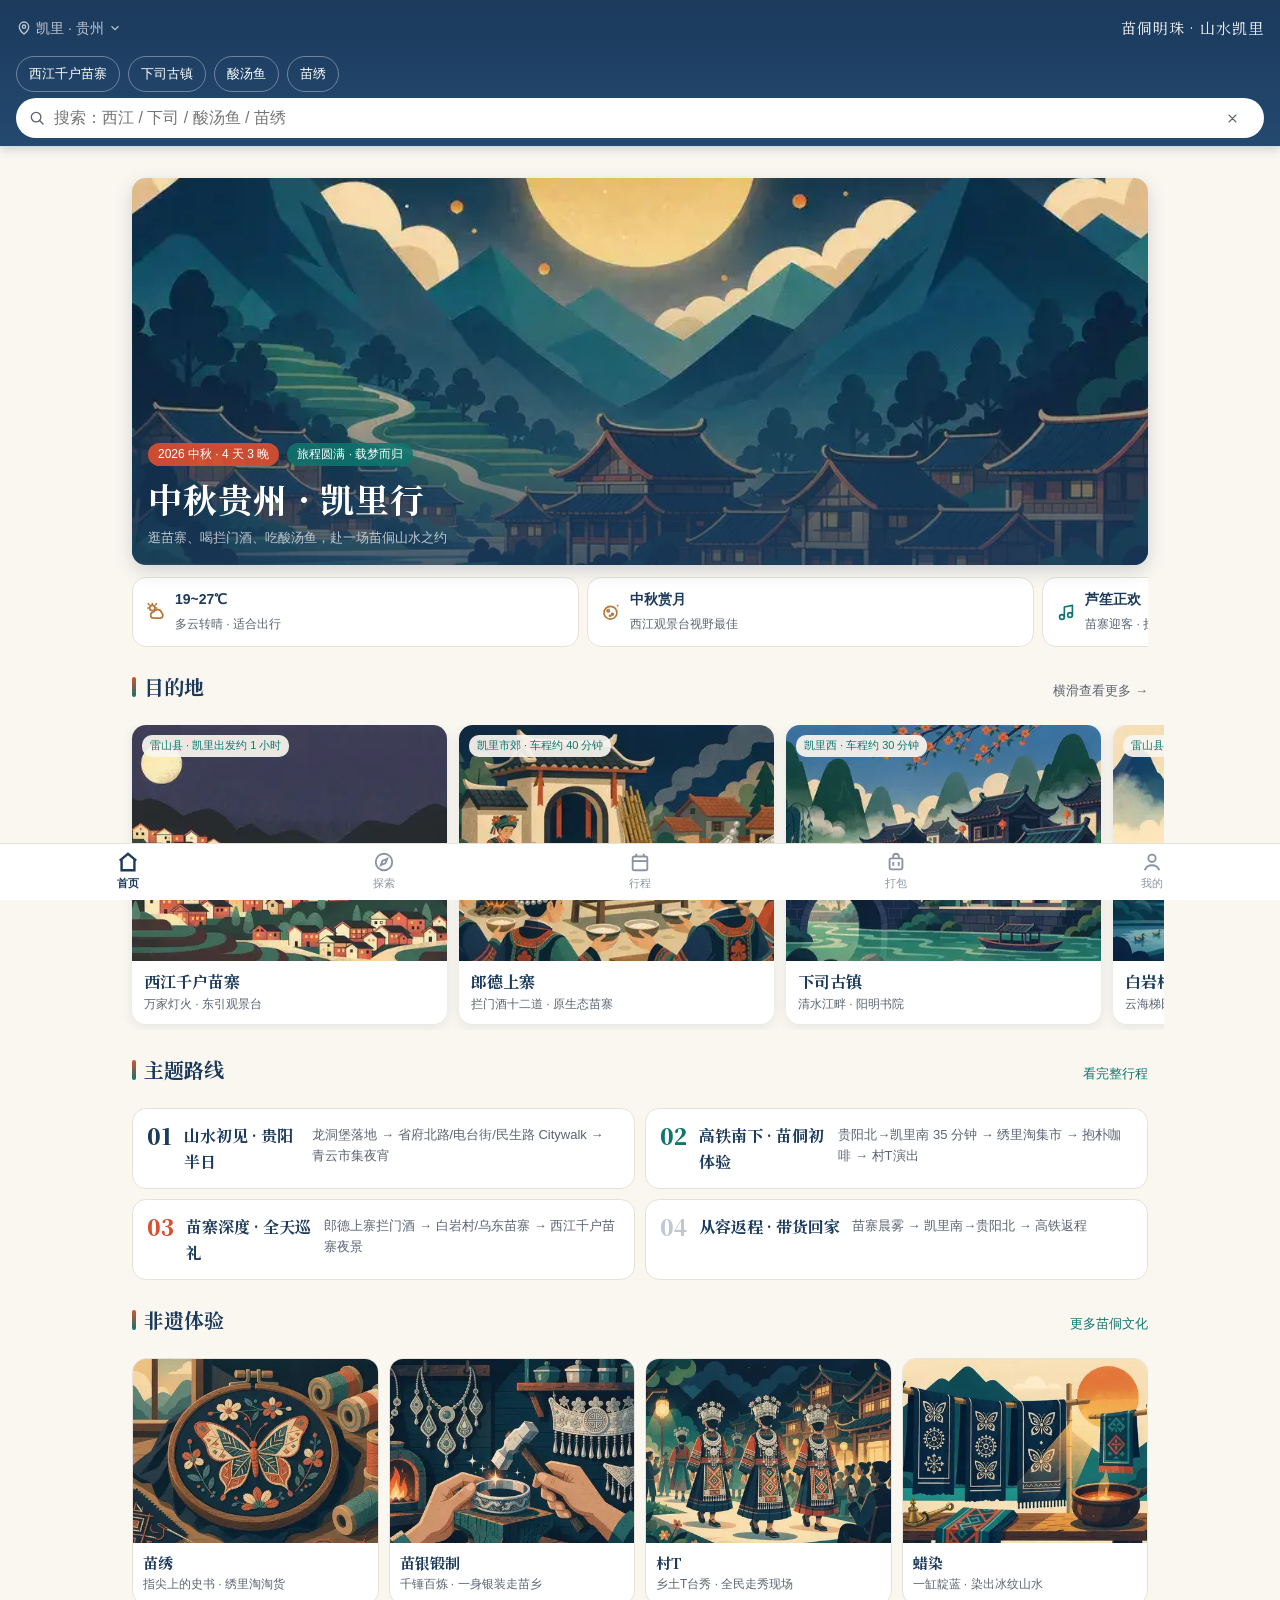
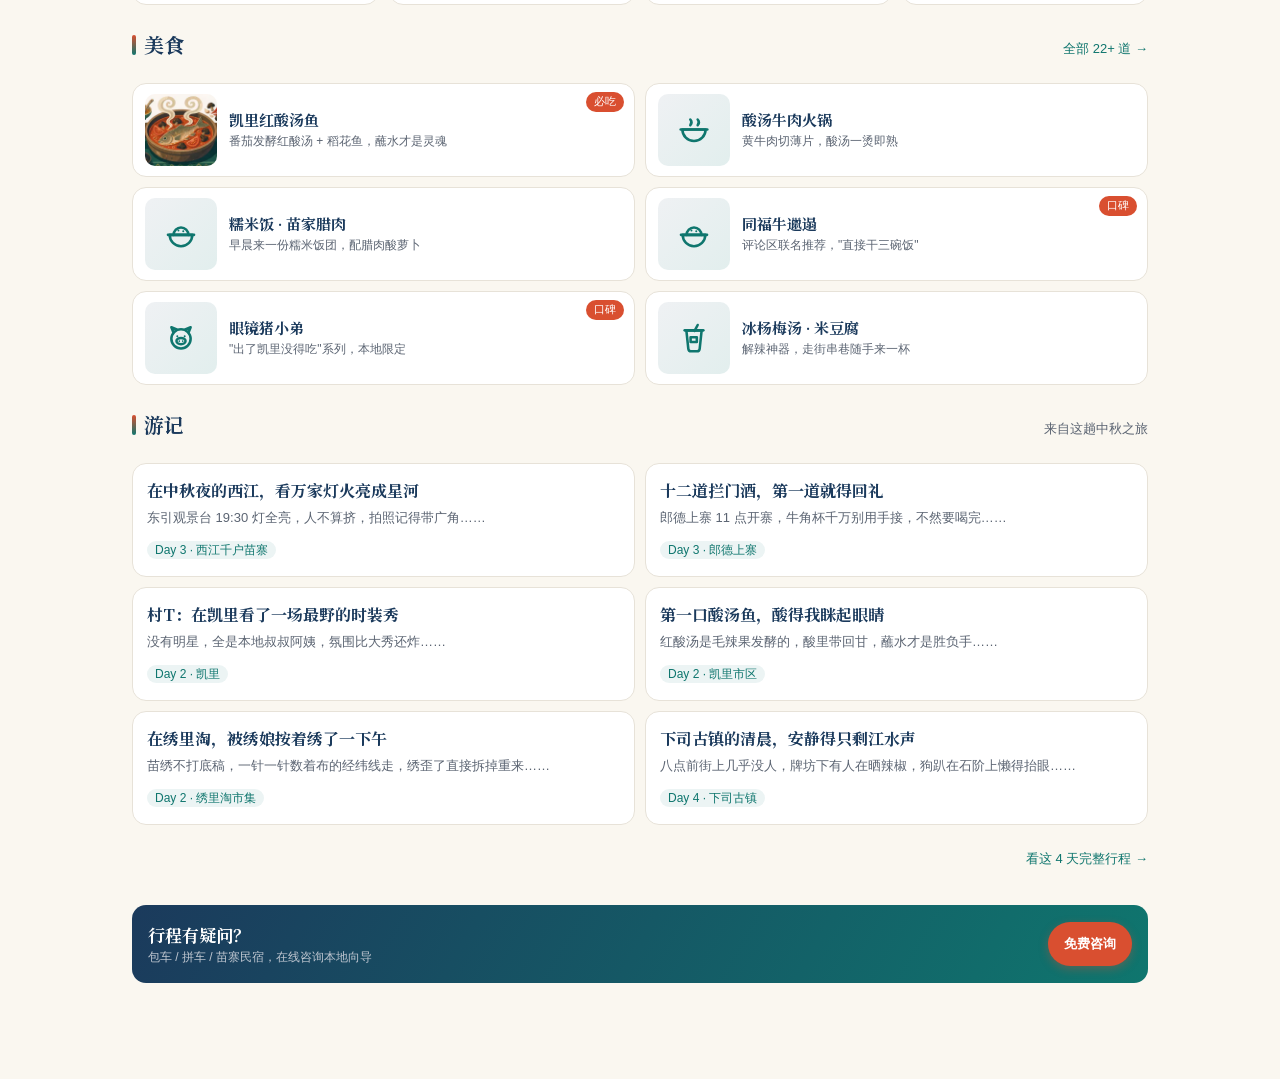
<file: index.html>
<!DOCTYPE html>
<html lang="zh-CN">
<head>
<meta charset="UTF-8">
<meta name="viewport" content="width=device-width, initial-scale=1.0, maximum-scale=1.0, user-scalable=no, viewport-fit=cover">
<meta name="theme-color" content="#1B3A5C">
<meta name="mobile-web-app-capable" content="yes">
<meta name="apple-mobile-web-app-capable" content="yes">
<meta name="apple-mobile-web-app-status-bar-style" content="black-translucent">
<meta name="description" content="中秋贵州·凯里行——苗侗明珠、山水凯里：4 日行程记录与实用攻略，含西江千户苗寨、郎德上寨、下司古镇、酸汤鱼与苗绣非遗体验。">
<title>首页 | 中秋贵州·凯里行</title>
<link rel="manifest" href="manifest.webmanifest">
<link rel="icon" href="assets/icon-192.png">
<link rel="apple-touch-icon" href="assets/icon-192.png">
<!-- 标题字体已自托管为子集（assets/fonts/noto-serif-sc-subset.woff2），不再请求 Google Fonts -->
<!-- shell:critical — 首帧即上主题底色，避免外部样式表到达前出现白闪 -->
<style>html{background:#FAF7F0}</style>
<link rel="preload" as="font" type="font/woff2" href="assets/fonts/noto-serif-sc-subset.woff2" crossorigin>
<link rel="stylesheet" href="css/style.css">
<link rel="preload" as="image" href="assets/img/banner-kaili-800.webp"
      imagesrcset="assets/img/banner-kaili-400.webp 400w, assets/img/banner-kaili-800.webp 800w"
      imagesizes="(max-width:640px) 100vw, 720px" fetchpriority="high">
</head>
<body data-page="home">
<!-- shell:icons — 手绘 SVG 图标雪碧图，改图标请改 tools/build-shell.py 后重跑 -->
<svg class="ic-sprite" aria-hidden="true" focusable="false">
  <symbol id="i-locate" viewBox="0 0 24 24"><path d="M12 21s-6.5-5.4-6.5-10.2A6.5 6.5 0 0 1 18.5 10.8C18.5 15.6 12 21 12 21z"/><circle cx="12" cy="10.6" r="2.4"/></symbol>
  <symbol id="i-heart" viewBox="0 0 24 24"><path d="M20.8 4.8a5.4 5.4 0 0 0-7.6 0L12 6.1l-1.2-1.3a5.4 5.4 0 0 0-7.6 7.6l1.2 1.3L12 21l7.6-7.3 1.2-1.3a5.4 5.4 0 0 0 0-7.6z"/></symbol>
  <symbol id="i-close" viewBox="0 0 24 24"><path d="M6.4 6.4 17.6 17.6M17.6 6.4 6.4 17.6"/></symbol>
  <symbol id="i-search" viewBox="0 0 24 24"><circle cx="10.8" cy="10.8" r="6.4"/><path d="m20 20-4.6-4.6"/></symbol>
  <symbol id="i-chevron" viewBox="0 0 24 24"><path d="m9.5 5 6.5 7-6.5 7"/></symbol>
  <symbol id="i-up" viewBox="0 0 24 24"><path d="M12 19.6V6.6"/><path d="m6.6 12.2 5.4-5.4 5.4 5.4"/></symbol>
  <symbol id="i-check" viewBox="0 0 24 24"><path d="m5 12.6 4.6 4.6L19 6.6"/></symbol>
  <symbol id="i-bulb" viewBox="0 0 24 24"><path d="M9.6 18.4h4.8"/><path d="M10.6 20.8h2.8"/><path d="M12 3.4a5.8 5.8 0 0 1 3.5 10.5c-.7.5-1.1 1.3-1.1 2.1H9.6c0-.8-.4-1.6-1.1-2.1A5.8 5.8 0 0 1 12 3.4z"/></symbol>
  <symbol id="i-download" viewBox="0 0 24 24"><path d="M12 3.8v10.2"/><path d="m8.2 10.4 3.8 3.8 3.8-3.8"/><path d="M4.6 18v1.6a2 2 0 0 0 2 2h10.8a2 2 0 0 0 2-2V18"/></symbol>
  <symbol id="i-install" viewBox="0 0 24 24"><rect x="7" y="3.2" width="10" height="17.6" rx="2.2"/><path d="M10.6 6.4h2.8"/><path d="M12 9.6v5.4"/><path d="m10.1 12.4 1.9 2 1.9-2"/></symbol>
  <symbol id="i-bag" viewBox="0 0 24 24"><rect x="4.2" y="8" width="15.6" height="12" rx="2.2"/><path d="M9 8V6.2a3 3 0 0 1 6 0V8"/><path d="M9 12.4v3.6M15 12.4v3.6"/></symbol>
  <symbol id="i-map" viewBox="0 0 24 24"><path d="M9 4 3.5 6.5v13L9 17l6 2.5L21 17V4l-6 2.5z"/><path d="M9 4v13M15 6.5v13"/></symbol>
  <symbol id="i-trash" viewBox="0 0 24 24"><path d="M4.6 7h14.8"/><path d="M9.6 7V5.4A1.4 1.4 0 0 1 11 4h2a1.4 1.4 0 0 1 1.4 1.4V7"/><path d="M6.7 7l.8 12.1a2 2 0 0 0 2 1.9h5a2 2 0 0 0 2-1.9L17.3 7"/><path d="M10.4 11v6M13.6 11v6"/></symbol>
  <symbol id="i-chat" viewBox="0 0 24 24"><path d="M4 6.6A2.6 2.6 0 0 1 6.6 4h10.8A2.6 2.6 0 0 1 20 6.6V14a2.6 2.6 0 0 1-2.6 2.6H9.4L4 20.4z"/><circle cx="9" cy="10.4" r=".9" fill="currentColor" stroke="none"/><circle cx="12" cy="10.4" r=".9" fill="currentColor" stroke="none"/><circle cx="15" cy="10.4" r=".9" fill="currentColor" stroke="none"/></symbol>
  <symbol id="i-calendar" viewBox="0 0 24 24"><rect x="4" y="5.4" width="16" height="14.2" rx="2.2"/><path d="M4 10h16M8.6 3.4v3.4M15.4 3.4v3.4"/></symbol>
  <symbol id="i-users" viewBox="0 0 24 24"><circle cx="9.4" cy="8.4" r="3.2"/><path d="M3.6 19.6c.8-3.4 3.2-5.2 5.8-5.2s5 1.8 5.8 5.2"/><path d="M16.2 5.6a3.2 3.2 0 0 1 0 6"/><path d="M17.4 14.8c2.2.6 3.6 2.4 4.2 4.8"/></symbol>
  <symbol id="i-note" viewBox="0 0 24 24"><path d="M6 3.6h8.4L19 8.2v12.2H6z"/><path d="M14 3.6v4.8h4.8"/><path d="M9 12.8h6M9 16.2h4"/></symbol>
  <symbol id="i-plane" viewBox="0 0 24 24"><path d="M21.4 3.2 2.8 10.4l6.6 2.4 2.4 6.6z"/><path d="M21.4 3.2 9.4 12.8"/></symbol>
  <symbol id="i-sun" viewBox="0 0 24 24"><circle cx="8" cy="7.6" r="2.9"/><path d="M8 2.8v1.5M3.1 7.6h1.5M11.4 7.6h1.5M4.5 4.1 3.6 3.2M11.5 4.1l.9-.9"/><path d="M17.6 18.6H9.4a3.3 3.3 0 0 1 .2-6.6 4.6 4.6 0 0 1 8.6.8 3.4 3.4 0 0 1-.6 5.8z"/></symbol>
  <symbol id="i-moon" viewBox="0 0 24 24"><circle cx="11.4" cy="12.8" r="7"/><circle cx="9" cy="10.6" r="1.3"/><circle cx="13.6" cy="14.4" r="1"/><circle cx="11" cy="16.2" r=".7"/><path d="M19.4 3.4l.5 1.4 1.4.5-1.4.5-.5 1.4-.5-1.4-1.4-.5 1.4-.5z" fill="currentColor" stroke="none"/></symbol>
  <symbol id="i-music" viewBox="0 0 24 24"><circle cx="7.6" cy="17.4" r="2.6"/><circle cx="16.4" cy="15.2" r="2.6"/><path d="M10.2 17.4V6.6l8.8-1.8v10.4"/></symbol>
  <symbol id="i-bowl" viewBox="0 0 24 24"><path d="M3.8 11.6h16.4a8.2 8.2 0 0 1-16.4 0z"/><path d="M2.6 11.6h18.8"/><path d="M9.4 8.6c1.2-1.4 1.2-2.6 0-4M14.6 8.6c1.2-1.4 1.2-2.6 0-4"/></symbol>
  <symbol id="i-noodle" viewBox="0 0 24 24"><path d="M4.4 12.2h15.2a7.6 7.6 0 0 1-15.2 0z"/><path d="M3.2 12.2h17.6"/><path d="M14.6 3.2 20.8 9.4M17.4 2.6 21.6 6.8"/><path d="M8.8 9.4c2.4-1.6 4.4 1.6 6.8 0"/></symbol>
  <symbol id="i-rice" viewBox="0 0 24 24"><path d="M4 12.6h16a8 8 0 0 1-16 0z"/><path d="M2.8 12.6h18.4"/><path d="M6.8 12.6a5.2 5.2 0 0 1 10.4 0"/><circle cx="10.2" cy="9.6" r=".7" fill="currentColor" stroke="none"/><circle cx="13.6" cy="10" r=".7" fill="currentColor" stroke="none"/></symbol>
  <symbol id="i-fish" viewBox="0 0 24 24"><path d="M15 12c-2.4-3.8-5-5.4-7.6-5.4C4.6 6.6 3 9.2 3 12s1.6 5.4 4.4 5.4c2.6 0 5.2-1.6 7.6-5.4z"/><path d="M15 7.4 20.4 12 15 16.6z"/><circle cx="6.6" cy="10.8" r=".8" fill="currentColor" stroke="none"/></symbol>
  <symbol id="i-meat" viewBox="0 0 24 24"><path d="M5.2 8.2c3.6-3 8.6-3.4 12.2-.8 3 2.2 3.4 6 .8 8.8-2.6 2.8-7.4 3.6-11 1.6-3.6-2-4.6-6.8-2-9.6z"/><path d="M8 10.8c2.8-1.4 5.8-.8 7.6 1.6"/></symbol>
  <symbol id="i-chili" viewBox="0 0 24 24"><path d="M8 19.4c-3-3.8-2.2-9 1.8-11.2 2.6-1.4 5.2-.4 5.8 1.6-3.6 1-5.6 4.2-4.6 7.6.4 1.4-.6 2.6-3 2z"/><path d="M13.4 6.4c1.2-1.6 2.8-1.8 4.2-1-.4 1.4-1.4 2.4-2.8 2.6"/></symbol>
  <symbol id="i-fire" viewBox="0 0 24 24"><path d="M12 20.8c3.3 0 5.8-2.3 5.8-5.4 0-5.6-5.8-6.6-5.8-11.4 0 0-6.2 3.2-6.2 9.6 0 4 3 7.2 6.2 7.2z"/><path d="M12 20.8c1.7 0 3-1.2 3-2.9 0-2.4-2.4-3.4-2.4-5.9 0 0-3 1.7-3 4.7 0 2.3 1.1 4.1 2.4 4.1z"/></symbol>
  <symbol id="i-drumstick" viewBox="0 0 24 24"><path d="M18.4 5.2c1 2.6-.4 5.4-3 7-2.4 1.4-5.2 1.6-7.4.6l2.2-2.2c1.8-1.8 2.4-4.4 1.4-6.4z"/><path d="M8.2 12.6 5.2 15.6"/><circle cx="4.4" cy="17" r="1.8"/><circle cx="7" cy="14.4" r="1.8"/></symbol>
  <symbol id="i-dumpling" viewBox="0 0 24 24"><path d="M3.8 15.6c0-4 3.7-7.2 8.2-7.2s8.2 3.2 8.2 7.2z"/><path d="M3.8 15.6h16.4"/><path d="M7.2 10.8c-.6 1.4-1 3-1 4.8M12 8.8v6.8M16.8 10.8c.6 1.4 1 3 1 4.8"/></symbol>
  <symbol id="i-tofu" viewBox="0 0 24 24"><rect x="4.4" y="6.8" width="15.2" height="11" rx="2"/><path d="M4.4 11.4h15.2M9.8 6.8v11"/></symbol>
  <symbol id="i-veg" viewBox="0 0 24 24"><path d="M6.6 17.8C4 15 4.6 9.6 9.4 6.8c4.8-2.8 10-1.2 11.4 3 1.4 4.4-2.2 9-7 9.8-2.8.4-5.6.2-7.2-1.8z"/><path d="M9.6 17.4C11.6 12.8 14.2 9.4 17.8 7.4"/></symbol>
  <symbol id="i-skewer" viewBox="0 0 24 24"><path d="M9.2 21V4.2"/><circle cx="9.2" cy="7.6" r="2.5"/><circle cx="9.2" cy="12.6" r="2.5"/><circle cx="9.2" cy="17.6" r="2.5"/></symbol>
  <symbol id="i-drink" viewBox="0 0 24 24"><path d="M6.6 6.6h10.8l-1.4 13a2 2 0 0 1-2 1.8h-4a2 2 0 0 1-2-1.8z"/><path d="M5.4 6.6h13.2"/><path d="M14.6 2.8 12.4 7"/><path d="M9.6 11.4h4.4v3.4H9.6z"/></symbol>
  <symbol id="i-pig" viewBox="0 0 24 24"><circle cx="12" cy="12.6" r="6.8"/><path d="M6.6 8 5.2 4.4l3.8 1.6M17.4 8l1.4-3.6-3.8 1.6"/><ellipse cx="12" cy="14.2" rx="3.2" ry="2.2"/><circle cx="10.8" cy="14.2" r=".6" fill="currentColor" stroke="none"/><circle cx="13.2" cy="14.2" r=".6" fill="currentColor" stroke="none"/><circle cx="9.4" cy="10.8" r=".7" fill="currentColor" stroke="none"/><circle cx="14.6" cy="10.8" r=".7" fill="currentColor" stroke="none"/></symbol>
  <symbol id="i-hotel" viewBox="0 0 24 24"><path d="M3.4 20.4V7.6"/><path d="M3.4 14.4h17.2v6"/><path d="M8 11.6a2.4 2.4 0 0 1 2.4-2.4h5.6a2.4 2.4 0 0 1 2.4 2.4v2.8"/></symbol>
  <symbol id="i-craft" viewBox="0 0 24 24"><path d="M12 3.6 20.4 12 12 20.4 3.6 12z"/><path d="M12 8.2 15.8 12 12 15.8 8.2 12z"/></symbol>
  <symbol id="i-silver" viewBox="0 0 24 24"><path d="M4.6 5.6c0 6.4 3.3 10.6 7.4 12.8 4.1-2.2 7.4-6.4 7.4-12.8"/><path d="M4.6 5.6h14.8"/><circle cx="12" cy="19.4" r="1.5"/></symbol>
  <symbol id="i-wine" viewBox="0 0 24 24"><path d="M7 6.8h10l-1.2 11.2a2.4 2.4 0 0 1-2.4 2.2h-2.8a2.4 2.4 0 0 1-2.4-2.2z"/><path d="M7 6.8c0-2 2.2-3.4 5-3.4s5 1.4 5 3.4"/><path d="M8.2 11.6h7.6"/></symbol>
  <symbol id="i-stage" viewBox="0 0 24 24"><path d="M3.6 20.4V6.4M20.4 20.4V6.4"/><path d="M3.6 6.4h16.8"/><path d="M6 6.4c0 5.4 2 9.2 6 9.6 4-.4 6-4.2 6-9.6"/></symbol>
  <symbol id="i-house" viewBox="0 0 24 24"><path d="M3.6 10.6 12 4.2l8.4 6.4"/><path d="M6.2 9.4v5.2h11.6V9.4"/><path d="M8.6 14.6v5.8M15.4 14.6v5.8"/><path d="M6.4 20.4h11.2"/></symbol>
  <symbol id="i-compass" viewBox="0 0 24 24"><circle cx="12" cy="12" r="8.4"/><path d="m15.2 8.8-2.2 5.6-5.6 2.2 2.2-5.6z"/></symbol>
  <symbol id="i-card" viewBox="0 0 24 24"><rect x="3.4" y="5.4" width="17.2" height="13.2" rx="2.2"/><circle cx="8.8" cy="11" r="1.9"/><path d="M14.2 10.2h3.6M14.2 13.4h2.4"/><path d="M6.2 15.6c1.2-1 2.6-1.4 4-1.2"/></symbol>
  <symbol id="i-plug" viewBox="0 0 24 24"><path d="M9 3.6v5M15 3.6v5"/><path d="M7 8.6h10v2.8a5 5 0 0 1-10 0z"/><path d="M12 16.4v4"/></symbol>
  <symbol id="i-coat" viewBox="0 0 24 24"><path d="M9.2 3.8 5 6 3.6 10.8 6.2 12.4v8h11.6v-8l2.6-1.6-1.4-4.8-4.2-2.2"/><path d="M9.2 3.8c0 1.6 1.3 2.8 2.8 2.8s2.8-1.2 2.8-2.8"/></symbol>
  <symbol id="i-bottle" viewBox="0 0 24 24"><rect x="8.4" y="8.8" width="7.2" height="11.6" rx="2"/><path d="M10.4 8.8V5.6h3.2v3.2"/><rect x="9.6" y="2.6" width="4.8" height="3" rx="1"/></symbol>
  <symbol id="i-pill" viewBox="0 0 24 24"><g transform="rotate(-45 12 12)"><rect x="3.4" y="8.8" width="17.2" height="6.4" rx="3.2"/><path d="M12 8.8v6.4"/></g></symbol>
  <symbol id="i-backpack" viewBox="0 0 24 24"><path d="M5.6 9.4a6.4 6.4 0 0 1 12.8 0v9.2a2.4 2.4 0 0 1-2.4 2.4H8a2.4 2.4 0 0 1-2.4-2.4z"/><path d="M9 9.4V6.8a3 3 0 0 1 6 0v2.6"/><path d="M9.6 13.2h4.8v3.6H9.6z"/></symbol>
  <symbol id="i-ban" viewBox="0 0 24 24"><circle cx="12" cy="12" r="8.4"/><path d="M6.4 17.6 17.6 6.4"/></symbol>
  <symbol id="i-bell" viewBox="0 0 24 24"><path d="M6.4 17.4c1-1.2 1.4-2.6 1.4-4.2C7.8 9.4 9.6 7 12 7s4.2 2.4 4.2 6.2c0 1.6.4 3 1.4 4.2z"/><path d="M4.6 17.4h14.8"/><path d="M10.2 20.4a2.1 2.1 0 0 0 3.6 0"/></symbol>
</svg>
<!-- /shell:icons -->

<!-- shell:topbar — 由 tools/build-shell.py 生成，改壳请改脚本后重跑 -->
<header class="topbar has-chips has-search">
  <div class="topbar-row">
    <button class="loc-btn" id="locBtn" aria-label="定位">
      <svg viewBox="0 0 24 24" width="16" height="16" fill="none" stroke="currentColor" stroke-width="2"><path d="M12 21s-7-5.5-7-11a7 7 0 1 1 14 0c0 5.5-7 11-7 11z"/><circle cx="12" cy="10" r="2.5"/></svg>
      <span id="locText">凯里 · 贵州</span>
      <svg viewBox="0 0 24 24" width="14" height="14" fill="none" stroke="currentColor" stroke-width="2"><path d="m6 9 6 6 6-6"/></svg>
    </button>
    <span class="topbar-title">苗侗明珠 · 山水凯里</span>
  </div>

  <div class="hot-chips" id="hotChips">
    <a class="chip-link" href="index.html?kw=西江" data-kw="西江">西江千户苗寨</a>
    <a class="chip-link" href="index.html?kw=下司" data-kw="下司">下司古镇</a>
    <a class="chip-link" href="explore.html?kw=酸汤鱼" data-kw="酸汤鱼">酸汤鱼</a>
    <a class="chip-link" href="explore.html?kw=苗绣" data-kw="苗绣">苗绣</a>
  </div>
  <div class="search-wrap">
    <svg class="ic search-ico" aria-hidden="true"><use href="#i-search"/></svg>
    <input id="searchInput" type="search" placeholder="搜索：西江 / 下司 / 酸汤鱼 / 苗绣" autocomplete="off" aria-label="搜索目的地、美食、非遗">
    <button class="search-clear" id="searchClear" hidden aria-label="清空搜索"><svg class="ic" aria-hidden="true"><use href="#i-close"/></svg></button>
  </div>
</header>
<!-- /shell:topbar -->

<!-- shell:tabbar — 由 tools/build-shell.py 生成，改壳请改脚本后重跑 -->
<nav class="tabbar" aria-label="主导航">
  <a class="tab active" href="index.html" aria-label="首页" aria-current="page">
    <svg viewBox="0 0 24 24" fill="none" stroke="currentColor" stroke-width="2"><path d="M3 10.5 12 3l9 7.5"/><path d="M5 9.5V21h14V9.5"/></svg>
    <span>首页</span>
  </a>
  <a class="tab" href="explore.html" aria-label="探索">
    <svg viewBox="0 0 24 24" fill="none" stroke="currentColor" stroke-width="2"><circle cx="12" cy="12" r="9"/><path d="m15.5 8.5-2 5-5 2 2-5z"/></svg>
    <span>探索</span>
  </a>
  <a class="tab" href="trip.html" aria-label="行程">
    <svg viewBox="0 0 24 24" fill="none" stroke="currentColor" stroke-width="2"><path d="M8 3v3M16 3v3"/><rect x="4" y="6" width="16" height="15" rx="2"/><path d="M4 11h16"/></svg>
    <span>行程</span>
  </a>
  <a class="tab" href="pack.html" aria-label="打包">
    <svg viewBox="0 0 24 24" fill="none" stroke="currentColor" stroke-width="2"><rect x="5" y="8" width="14" height="12" rx="2"/><path d="M9 8V6a3 3 0 0 1 6 0v2M9 12v4M15 12v4"/></svg>
    <span>打包</span>
  </a>
  <a class="tab" href="me.html" aria-label="我的">
    <svg viewBox="0 0 24 24" fill="none" stroke="currentColor" stroke-width="2"><circle cx="12" cy="8" r="4"/><path d="M4 21c1.5-4 5-5.5 8-5.5s6.5 1.5 8 5.5"/></svg>
    <span>我的</span>
  </a>
</nav>
<!-- /shell:tabbar -->


<main id="app">
<section class="view" data-view="home">

  <!-- Banner -->
  <div class="banner">
    <img src="assets/img/banner-kaili-800.webp"
         srcset="assets/img/banner-kaili-400.webp 400w, assets/img/banner-kaili-800.webp 800w"
         sizes="(max-width:640px) 100vw, 720px"
         width="800" height="600" fetchpriority="high" decoding="async"
         alt="山水凯里 Banner：苗绣纹样与层叠山影">
    <div class="banner-text">
      <p class="banner-meta"><span class="banner-tag">2026 中秋 · 4 天 3 晚</span><span class="cd-chip" id="cdText">中秋倒计时</span></p>
      <h1>中秋贵州 · 凯里行</h1>
      <p class="banner-sub">逛苗寨、喝拦门酒、吃酸汤鱼，赴一场苗侗山水之约</p>
    </div>
  </div>

  <!-- 天气 + 节庆条 -->
  <div class="wx-fest" aria-label="天气与节庆信息">
    <div class="wx-item">
      <svg class="ic wx-ic" aria-hidden="true"><use href="#i-sun"/></svg>
      <div><b>19~27℃</b><i>多云转晴 · 适合出行</i></div>
    </div>
    <div class="wx-item">
      <svg class="ic wx-ic" aria-hidden="true"><use href="#i-moon"/></svg>
      <div><b>中秋赏月</b><i>西江观景台视野最佳</i></div>
    </div>
    <div class="wx-item">
      <svg class="ic wx-ic teal" aria-hidden="true"><use href="#i-music"/></svg>
      <div><b>芦笙正欢</b><i>苗寨迎客 · 拦门酒开坛</i></div>
    </div>
  </div>

  <!-- 目的地横滑卡片 -->
  <div class="sec-head">
    <h2>目的地</h2><span class="sec-sub">横滑查看更多 →</span>
  </div>
  <div class="hscroll" data-hscroll>
    <a class="dest-card" href="#/xijiang" data-detail="xijiang" data-keywords="西江千户苗寨 雷山 观景台 苗寨">
      <img src="assets/img/xijiang-400.webp" srcset="assets/img/xijiang-400.webp 400w, assets/img/xijiang-800.webp 800w" sizes="(max-width:640px) 62vw, 300px" loading="lazy" decoding="async" width="400" height="300" alt="西江千户苗寨夜景">
      <span class="dest-badge">雷山县 · 凯里出发约 1 小时</span>
      <h3>西江千户苗寨</h3><p>万家灯火 · 东引观景台</p>
    </a>
    <a class="dest-card" href="#/langde" data-detail="langde" data-keywords="郎德上寨 拦门酒 苗寨 奥运圣火">
      <img src="assets/img/langde-400.webp" srcset="assets/img/langde-400.webp 400w, assets/img/langde-800.webp 800w" sizes="(max-width:640px) 62vw, 300px" loading="lazy" decoding="async" width="400" height="300" alt="郎德上寨拦门酒">
      <span class="dest-badge">凯里市郊 · 车程约 40 分钟</span>
      <h3>郎德上寨</h3><p>拦门酒十二道 · 原生态苗寨</p>
    </a>
    <a class="dest-card" href="#/xiasi" data-detail="xiasi" data-keywords="下司古镇 清江 牌坊 犬">
      <img src="assets/img/xiasi-400.webp" srcset="assets/img/xiasi-400.webp 400w, assets/img/xiasi-800.webp 800w" sizes="(max-width:640px) 62vw, 300px" loading="lazy" decoding="async" width="400" height="300" alt="下司古镇">
      <span class="dest-badge">凯里西 · 车程约 30 分钟</span>
      <h3>下司古镇</h3><p>清水江畔 · 阳明书院</p>
    </a>
    <a class="dest-card" href="#/wudong" data-detail="wudong" data-keywords="乌东苗寨 白岩村 云海 徒步">
      <img src="assets/img/wudong-400.webp" srcset="assets/img/wudong-400.webp 400w, assets/img/wudong-800.webp 800w" sizes="(max-width:640px) 62vw, 300px" loading="lazy" decoding="async" width="400" height="300" alt="乌东苗寨与白岩村">
      <span class="dest-badge">雷山县 · 小众秘境</span>
      <h3>白岩村 · 乌东苗寨</h3><p>云海梯田 · 静谧村落</p>
    </a>
    <a class="dest-card" href="#/qingyun" data-detail="qingyun" data-keywords="青云市集 贵阳 夜市 小吃">
      <img src="assets/img/qingyun-400.webp" srcset="assets/img/qingyun-400.webp 400w, assets/img/qingyun-800.webp 800w" sizes="(max-width:640px) 62vw, 300px" loading="lazy" decoding="async" width="400" height="300" alt="贵阳青云市集">
      <span class="dest-badge">贵阳 · 夜生活地标</span>
      <h3>青云市集</h3><p>老厂区改造 · 烟火气拉满</p>
    </a>
  </div>

  <!-- 主题路线 -->
  <div class="sec-head"><h2>主题路线</h2><a class="sec-link" href="trip.html" data-goto="trip">看完整行程</a></div>
  <div class="route-grid">
    <button class="route-card" data-goto="trip">
      <span class="route-num r1">01</span>
      <h3>山水初见 · 贵阳半日</h3>
      <p>龙洞堡落地 → 省府北路/电台街/民生路 Citywalk → 青云市集夜宵</p>
    </button>
    <button class="route-card" data-goto="trip">
      <span class="route-num r2">02</span>
      <h3>高铁南下 · 苗侗初体验</h3>
      <p>贵阳北→凯里南 35 分钟 → 绣里淘集市 → 抱朴咖啡 → 村T演出</p>
    </button>
    <button class="route-card" data-goto="trip">
      <span class="route-num r3">03</span>
      <h3>苗寨深度 · 全天巡礼</h3>
      <p>郎德上寨拦门酒 → 白岩村/乌东苗寨 → 西江千户苗寨夜景</p>
    </button>
    <button class="route-card" data-goto="trip">
      <span class="route-num r4">04</span>
      <h3>从容返程 · 带货回家</h3>
      <p>苗寨晨雾 → 凯里南→贵阳北 → 高铁返程</p>
    </button>
  </div>

  <!-- 非遗体验 -->
  <div class="sec-head"><h2>非遗体验</h2><a class="sec-link" href="explore.html#culture">更多苗侗文化</a></div>
  <div class="craft-grid">
    <a class="craft-card" href="#/miaoxiu" data-detail="miaoxiu" data-keywords="苗绣 绣里淘 非遗 刺绣">
      <img src="assets/img/craft-miaoxiu-400.webp" srcset="assets/img/craft-miaoxiu-400.webp 400w, assets/img/craft-miaoxiu-800.webp 800w" sizes="(max-width:640px) 45vw, 220px" loading="lazy" decoding="async" width="400" height="300" alt="苗绣">
      <h3>苗绣</h3><p>指尖上的史书 · 绣里淘淘货</p>
    </a>
    <a class="craft-card" href="#/yinshi" data-detail="yinshi" data-keywords="银饰 银匠 控拜 苗银">
      <img src="assets/img/craft-yinshi-400.webp" srcset="assets/img/craft-yinshi-400.webp 400w, assets/img/craft-yinshi-800.webp 800w" sizes="(max-width:640px) 45vw, 220px" loading="lazy" decoding="async" width="400" height="300" alt="苗族银饰">
      <h3>苗银锻制</h3><p>千锤百炼 · 一身银装走苗乡</p>
    </a>
    <a class="craft-card" href="#/cunt" data-detail="cunt" data-keywords="村T 侗族 服饰 T台">
      <img src="assets/img/village-cunt-400.webp" srcset="assets/img/village-cunt-400.webp 400w, assets/img/village-cunt-800.webp 800w" sizes="(max-width:640px) 45vw, 220px" loading="lazy" decoding="async" width="400" height="300" alt="村T演出">
      <h3>村T</h3><p>乡土T台秀 · 全民走秀现场</p>
    </a>
    <a class="craft-card" href="#/ran" data-detail="ran" data-keywords="蜡染 蓝染 靛蓝 手作">
      <img src="assets/img/craft-ran-400.webp" srcset="assets/img/craft-ran-400.webp 400w, assets/img/craft-ran-800.webp 800w" sizes="(max-width:640px) 45vw, 220px" loading="lazy" decoding="async" width="400" height="300" alt="蜡染蓝布">
      <h3>蜡染</h3><p>一缸靛蓝 · 染出冰纹山水</p>
    </a>
  </div>

  <!-- 美食 -->
  <div class="sec-head"><h2>美食</h2><a class="sec-link" href="food.html" data-goto="food">全部 22+ 道 →</a></div>
  <div class="food-list">
    <a class="food-item" href="#/suantang" data-detail="suantang" data-keywords="酸汤鱼 酸汤 牛肉 美食">
      <img src="assets/img/food-suantang-400.webp" srcset="assets/img/food-suantang-400.webp 400w, assets/img/food-suantang-800.webp 800w" sizes="72px" loading="lazy" decoding="async" width="400" height="300" alt="凯里酸汤鱼">
      <div><h3>凯里红酸汤鱼</h3><p>番茄发酵红酸汤 + 稻花鱼，蘸水才是灵魂</p></div>
      <span class="food-tag">必吃</span>
    </a>
    <div class="food-item" data-detail="f-baisuan">
      <span class="food-ic"><svg class="ic" aria-hidden="true"><use href="#i-bowl"/></svg></span>
      <div><h3>酸汤牛肉火锅</h3><p>黄牛肉切薄片，酸汤一烫即熟</p></div>
    </div>
    <div class="food-item" data-detail="f-nuomi">
      <span class="food-ic"><svg class="ic" aria-hidden="true"><use href="#i-rice"/></svg></span>
      <div><h3>糯米饭 · 苗家腊肉</h3><p>早晨来一份糯米饭团，配腊肉酸萝卜</p></div>
    </div>
    <div class="food-item" data-detail="f-tongfu" data-keywords="同福 牛邋遢">
      <span class="food-ic"><svg class="ic" aria-hidden="true"><use href="#i-rice"/></svg></span>
      <div><h3>同福牛邋遢</h3><p>评论区联名推荐，"直接干三碗饭"</p></div>
      <span class="food-tag">口碑</span>
    </div>
    <div class="food-item" data-detail="f-zhuxiaodi" data-keywords="眼镜 猪小弟">
      <span class="food-ic"><svg class="ic" aria-hidden="true"><use href="#i-pig"/></svg></span>
      <div><h3>眼镜猪小弟</h3><p>"出了凯里没得吃"系列，本地限定</p></div>
      <span class="food-tag">口碑</span>
    </div>
    <div class="food-item" data-detail="f-bing">
      <span class="food-ic"><svg class="ic" aria-hidden="true"><use href="#i-drink"/></svg></span>
      <div><h3>冰杨梅汤 · 米豆腐</h3><p>解辣神器，走街串巷随手来一杯</p></div>
    </div>
  </div>

  <!-- 游记 -->
  <div class="sec-head"><h2>游记</h2><span class="sec-sub">来自这趟中秋之旅</span></div>
  <div class="note-list">
    <article class="note-card" data-detail="n-xijiang-night">
      <h3>在中秋夜的西江，看万家灯火亮成星河</h3>
      <p>东引观景台 19:30 灯全亮，人不算挤，拍照记得带广角……</p>
      <span class="note-meta">Day 3 · 西江千户苗寨</span>
    </article>
    <article class="note-card" data-detail="n-lanmen">
      <h3>十二道拦门酒，第一道就得回礼</h3>
      <p>郎德上寨 11 点开寨，牛角杯千万别用手接，不然要喝完……</p>
      <span class="note-meta">Day 3 · 郎德上寨</span>
    </article>
    <article class="note-card" data-detail="n-cunt">
      <h3>村T：在凯里看了一场最野的时装秀</h3>
      <p>没有明星，全是本地叔叔阿姨，氛围比大秀还炸……</p>
      <span class="note-meta">Day 2 · 凯里</span>
    </article>
    <article class="note-card" data-detail="n-suantang">
      <h3>第一口酸汤鱼，酸得我眯起眼睛</h3>
      <p>红酸汤是毛辣果发酵的，酸里带回甘，蘸水才是胜负手……</p>
      <span class="note-meta">Day 2 · 凯里市区</span>
    </article>
    <article class="note-card" data-detail="n-xiulitao">
      <h3>在绣里淘，被绣娘按着绣了一下午</h3>
      <p>苗绣不打底稿，一针一针数着布的经纬线走，绣歪了直接拆掉重来……</p>
      <span class="note-meta">Day 2 · 绣里淘市集</span>
    </article>
    <article class="note-card" data-detail="n-xiasi">
      <h3>下司古镇的清晨，安静得只剩江水声</h3>
      <p>八点前街上几乎没人，牌坊下有人在晒辣椒，狗趴在石阶上懒得抬眼……</p>
      <span class="note-meta">Day 4 · 下司古镇</span>
    </article>
  </div>
  <p class="sec-more"><a class="sec-link" href="trip.html" data-goto="trip">看这 4 天完整行程 →</a></p>

  <!-- 底部咨询 -->
  <div class="consult">
    <div>
      <h3>行程有疑问？</h3>
      <p>包车 / 拼车 / 苗寨民宿，在线咨询本地向导</p>
    </div>
    <button class="btn-cta" data-consult>免费咨询</button>
  </div>
</section>
</main>

<script src="js/data.js" defer></script>
<script src="js/layout.js" defer></script>
<script src="js/app.js" defer></script>
</body>
</html>
</file>
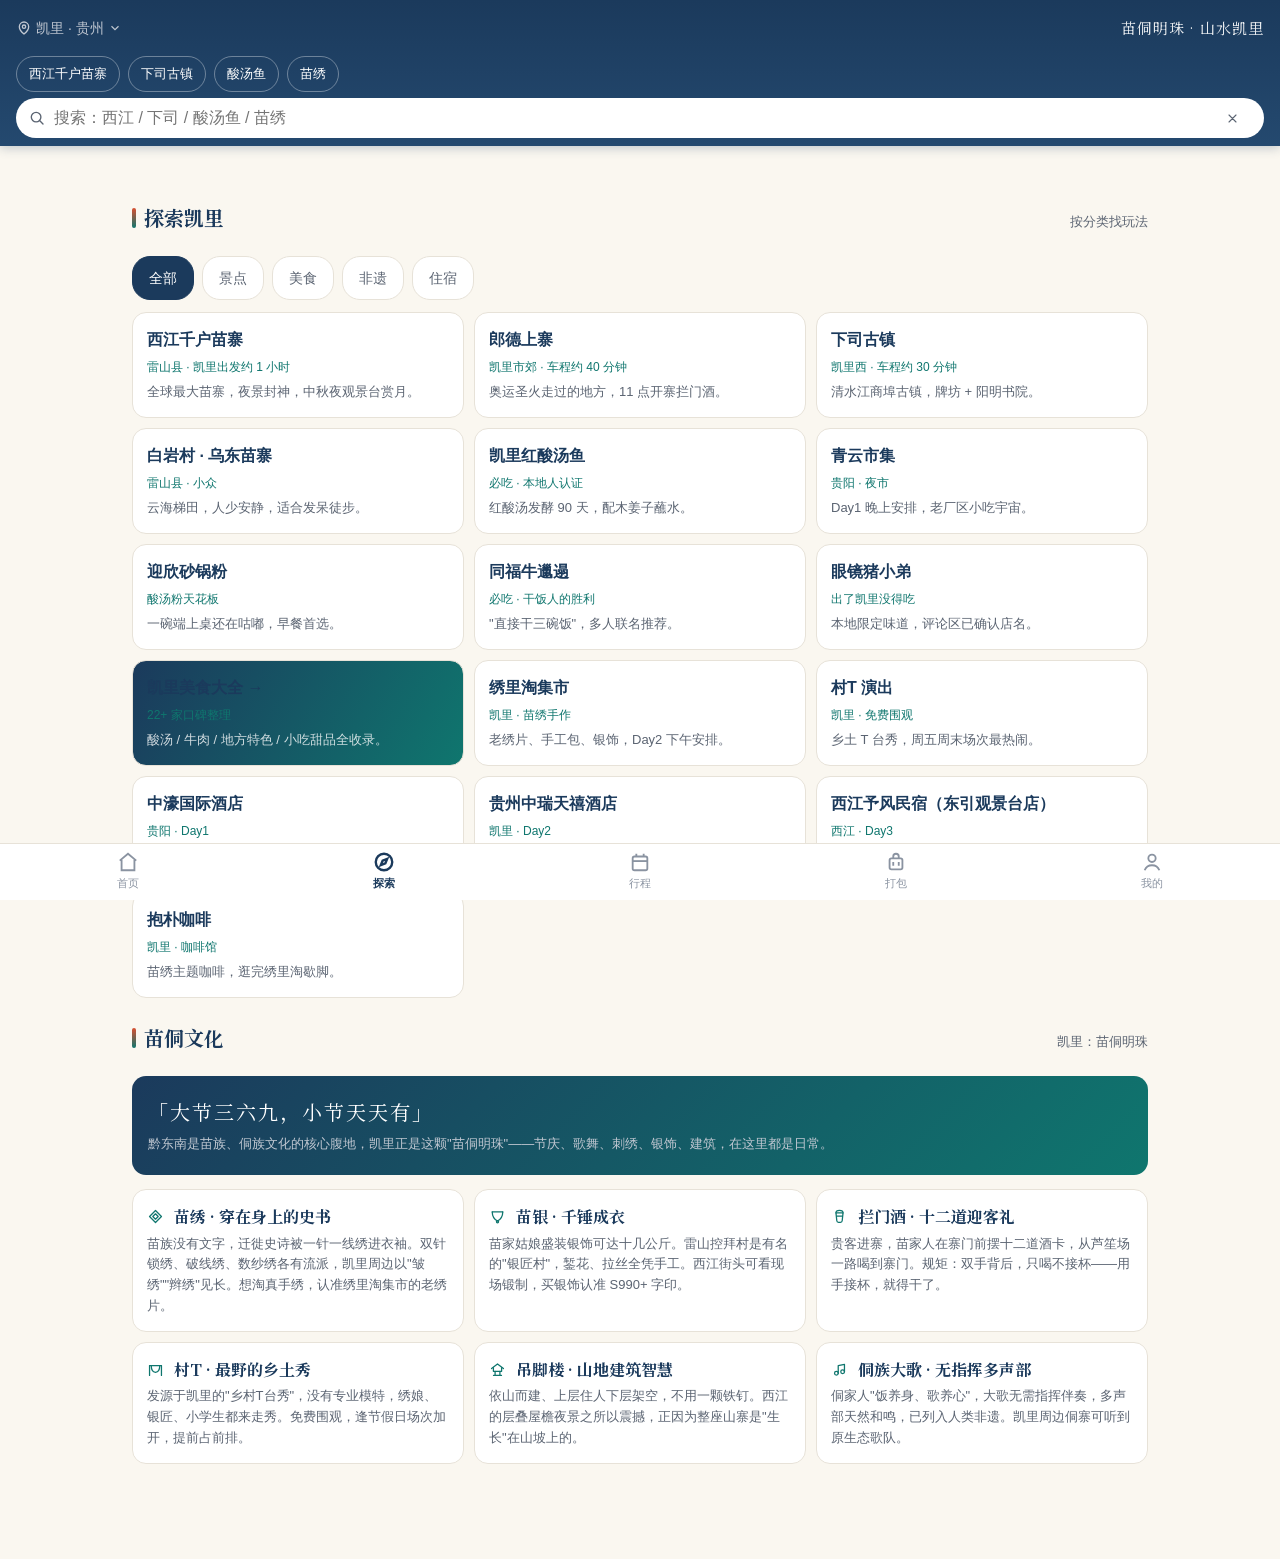
<file: explore.html>
<!DOCTYPE html>
<html lang="zh-CN">
<head>
<meta charset="UTF-8">
<meta name="viewport" content="width=device-width, initial-scale=1.0, maximum-scale=1.0, user-scalable=no, viewport-fit=cover">
<meta name="theme-color" content="#1B3A5C">
<meta name="description" content="探索凯里：西江千户苗寨、郎德上寨、下司古镇、酸汤鱼、绣里淘、村T——景点、美食、非遗、住宿分类导航。">
<title>探索 | 中秋贵州·凯里行</title>
<link rel="manifest" href="manifest.webmanifest">
<link rel="icon" href="assets/icon-192.png">
<link rel="apple-touch-icon" href="assets/icon-192.png">
<!-- 标题字体已自托管为子集（assets/fonts/noto-serif-sc-subset.woff2），不再请求 Google Fonts -->
<!-- shell:critical — 首帧即上主题底色，避免外部样式表到达前出现白闪 -->
<style>html{background:#FAF7F0}</style>
<link rel="preload" as="font" type="font/woff2" href="assets/fonts/noto-serif-sc-subset.woff2" crossorigin>
<link rel="stylesheet" href="css/style.css">
</head>
<body data-page="explore">
<!-- shell:icons — 手绘 SVG 图标雪碧图，改图标请改 tools/build-shell.py 后重跑 -->
<svg class="ic-sprite" aria-hidden="true" focusable="false">
  <symbol id="i-locate" viewBox="0 0 24 24"><path d="M12 21s-6.5-5.4-6.5-10.2A6.5 6.5 0 0 1 18.5 10.8C18.5 15.6 12 21 12 21z"/><circle cx="12" cy="10.6" r="2.4"/></symbol>
  <symbol id="i-heart" viewBox="0 0 24 24"><path d="M20.8 4.8a5.4 5.4 0 0 0-7.6 0L12 6.1l-1.2-1.3a5.4 5.4 0 0 0-7.6 7.6l1.2 1.3L12 21l7.6-7.3 1.2-1.3a5.4 5.4 0 0 0 0-7.6z"/></symbol>
  <symbol id="i-close" viewBox="0 0 24 24"><path d="M6.4 6.4 17.6 17.6M17.6 6.4 6.4 17.6"/></symbol>
  <symbol id="i-search" viewBox="0 0 24 24"><circle cx="10.8" cy="10.8" r="6.4"/><path d="m20 20-4.6-4.6"/></symbol>
  <symbol id="i-chevron" viewBox="0 0 24 24"><path d="m9.5 5 6.5 7-6.5 7"/></symbol>
  <symbol id="i-up" viewBox="0 0 24 24"><path d="M12 19.6V6.6"/><path d="m6.6 12.2 5.4-5.4 5.4 5.4"/></symbol>
  <symbol id="i-check" viewBox="0 0 24 24"><path d="m5 12.6 4.6 4.6L19 6.6"/></symbol>
  <symbol id="i-bulb" viewBox="0 0 24 24"><path d="M9.6 18.4h4.8"/><path d="M10.6 20.8h2.8"/><path d="M12 3.4a5.8 5.8 0 0 1 3.5 10.5c-.7.5-1.1 1.3-1.1 2.1H9.6c0-.8-.4-1.6-1.1-2.1A5.8 5.8 0 0 1 12 3.4z"/></symbol>
  <symbol id="i-download" viewBox="0 0 24 24"><path d="M12 3.8v10.2"/><path d="m8.2 10.4 3.8 3.8 3.8-3.8"/><path d="M4.6 18v1.6a2 2 0 0 0 2 2h10.8a2 2 0 0 0 2-2V18"/></symbol>
  <symbol id="i-install" viewBox="0 0 24 24"><rect x="7" y="3.2" width="10" height="17.6" rx="2.2"/><path d="M10.6 6.4h2.8"/><path d="M12 9.6v5.4"/><path d="m10.1 12.4 1.9 2 1.9-2"/></symbol>
  <symbol id="i-bag" viewBox="0 0 24 24"><rect x="4.2" y="8" width="15.6" height="12" rx="2.2"/><path d="M9 8V6.2a3 3 0 0 1 6 0V8"/><path d="M9 12.4v3.6M15 12.4v3.6"/></symbol>
  <symbol id="i-map" viewBox="0 0 24 24"><path d="M9 4 3.5 6.5v13L9 17l6 2.5L21 17V4l-6 2.5z"/><path d="M9 4v13M15 6.5v13"/></symbol>
  <symbol id="i-trash" viewBox="0 0 24 24"><path d="M4.6 7h14.8"/><path d="M9.6 7V5.4A1.4 1.4 0 0 1 11 4h2a1.4 1.4 0 0 1 1.4 1.4V7"/><path d="M6.7 7l.8 12.1a2 2 0 0 0 2 1.9h5a2 2 0 0 0 2-1.9L17.3 7"/><path d="M10.4 11v6M13.6 11v6"/></symbol>
  <symbol id="i-chat" viewBox="0 0 24 24"><path d="M4 6.6A2.6 2.6 0 0 1 6.6 4h10.8A2.6 2.6 0 0 1 20 6.6V14a2.6 2.6 0 0 1-2.6 2.6H9.4L4 20.4z"/><circle cx="9" cy="10.4" r=".9" fill="currentColor" stroke="none"/><circle cx="12" cy="10.4" r=".9" fill="currentColor" stroke="none"/><circle cx="15" cy="10.4" r=".9" fill="currentColor" stroke="none"/></symbol>
  <symbol id="i-calendar" viewBox="0 0 24 24"><rect x="4" y="5.4" width="16" height="14.2" rx="2.2"/><path d="M4 10h16M8.6 3.4v3.4M15.4 3.4v3.4"/></symbol>
  <symbol id="i-users" viewBox="0 0 24 24"><circle cx="9.4" cy="8.4" r="3.2"/><path d="M3.6 19.6c.8-3.4 3.2-5.2 5.8-5.2s5 1.8 5.8 5.2"/><path d="M16.2 5.6a3.2 3.2 0 0 1 0 6"/><path d="M17.4 14.8c2.2.6 3.6 2.4 4.2 4.8"/></symbol>
  <symbol id="i-note" viewBox="0 0 24 24"><path d="M6 3.6h8.4L19 8.2v12.2H6z"/><path d="M14 3.6v4.8h4.8"/><path d="M9 12.8h6M9 16.2h4"/></symbol>
  <symbol id="i-plane" viewBox="0 0 24 24"><path d="M21.4 3.2 2.8 10.4l6.6 2.4 2.4 6.6z"/><path d="M21.4 3.2 9.4 12.8"/></symbol>
  <symbol id="i-sun" viewBox="0 0 24 24"><circle cx="8" cy="7.6" r="2.9"/><path d="M8 2.8v1.5M3.1 7.6h1.5M11.4 7.6h1.5M4.5 4.1 3.6 3.2M11.5 4.1l.9-.9"/><path d="M17.6 18.6H9.4a3.3 3.3 0 0 1 .2-6.6 4.6 4.6 0 0 1 8.6.8 3.4 3.4 0 0 1-.6 5.8z"/></symbol>
  <symbol id="i-moon" viewBox="0 0 24 24"><circle cx="11.4" cy="12.8" r="7"/><circle cx="9" cy="10.6" r="1.3"/><circle cx="13.6" cy="14.4" r="1"/><circle cx="11" cy="16.2" r=".7"/><path d="M19.4 3.4l.5 1.4 1.4.5-1.4.5-.5 1.4-.5-1.4-1.4-.5 1.4-.5z" fill="currentColor" stroke="none"/></symbol>
  <symbol id="i-music" viewBox="0 0 24 24"><circle cx="7.6" cy="17.4" r="2.6"/><circle cx="16.4" cy="15.2" r="2.6"/><path d="M10.2 17.4V6.6l8.8-1.8v10.4"/></symbol>
  <symbol id="i-bowl" viewBox="0 0 24 24"><path d="M3.8 11.6h16.4a8.2 8.2 0 0 1-16.4 0z"/><path d="M2.6 11.6h18.8"/><path d="M9.4 8.6c1.2-1.4 1.2-2.6 0-4M14.6 8.6c1.2-1.4 1.2-2.6 0-4"/></symbol>
  <symbol id="i-noodle" viewBox="0 0 24 24"><path d="M4.4 12.2h15.2a7.6 7.6 0 0 1-15.2 0z"/><path d="M3.2 12.2h17.6"/><path d="M14.6 3.2 20.8 9.4M17.4 2.6 21.6 6.8"/><path d="M8.8 9.4c2.4-1.6 4.4 1.6 6.8 0"/></symbol>
  <symbol id="i-rice" viewBox="0 0 24 24"><path d="M4 12.6h16a8 8 0 0 1-16 0z"/><path d="M2.8 12.6h18.4"/><path d="M6.8 12.6a5.2 5.2 0 0 1 10.4 0"/><circle cx="10.2" cy="9.6" r=".7" fill="currentColor" stroke="none"/><circle cx="13.6" cy="10" r=".7" fill="currentColor" stroke="none"/></symbol>
  <symbol id="i-fish" viewBox="0 0 24 24"><path d="M15 12c-2.4-3.8-5-5.4-7.6-5.4C4.6 6.6 3 9.2 3 12s1.6 5.4 4.4 5.4c2.6 0 5.2-1.6 7.6-5.4z"/><path d="M15 7.4 20.4 12 15 16.6z"/><circle cx="6.6" cy="10.8" r=".8" fill="currentColor" stroke="none"/></symbol>
  <symbol id="i-meat" viewBox="0 0 24 24"><path d="M5.2 8.2c3.6-3 8.6-3.4 12.2-.8 3 2.2 3.4 6 .8 8.8-2.6 2.8-7.4 3.6-11 1.6-3.6-2-4.6-6.8-2-9.6z"/><path d="M8 10.8c2.8-1.4 5.8-.8 7.6 1.6"/></symbol>
  <symbol id="i-chili" viewBox="0 0 24 24"><path d="M8 19.4c-3-3.8-2.2-9 1.8-11.2 2.6-1.4 5.2-.4 5.8 1.6-3.6 1-5.6 4.2-4.6 7.6.4 1.4-.6 2.6-3 2z"/><path d="M13.4 6.4c1.2-1.6 2.8-1.8 4.2-1-.4 1.4-1.4 2.4-2.8 2.6"/></symbol>
  <symbol id="i-fire" viewBox="0 0 24 24"><path d="M12 20.8c3.3 0 5.8-2.3 5.8-5.4 0-5.6-5.8-6.6-5.8-11.4 0 0-6.2 3.2-6.2 9.6 0 4 3 7.2 6.2 7.2z"/><path d="M12 20.8c1.7 0 3-1.2 3-2.9 0-2.4-2.4-3.4-2.4-5.9 0 0-3 1.7-3 4.7 0 2.3 1.1 4.1 2.4 4.1z"/></symbol>
  <symbol id="i-drumstick" viewBox="0 0 24 24"><path d="M18.4 5.2c1 2.6-.4 5.4-3 7-2.4 1.4-5.2 1.6-7.4.6l2.2-2.2c1.8-1.8 2.4-4.4 1.4-6.4z"/><path d="M8.2 12.6 5.2 15.6"/><circle cx="4.4" cy="17" r="1.8"/><circle cx="7" cy="14.4" r="1.8"/></symbol>
  <symbol id="i-dumpling" viewBox="0 0 24 24"><path d="M3.8 15.6c0-4 3.7-7.2 8.2-7.2s8.2 3.2 8.2 7.2z"/><path d="M3.8 15.6h16.4"/><path d="M7.2 10.8c-.6 1.4-1 3-1 4.8M12 8.8v6.8M16.8 10.8c.6 1.4 1 3 1 4.8"/></symbol>
  <symbol id="i-tofu" viewBox="0 0 24 24"><rect x="4.4" y="6.8" width="15.2" height="11" rx="2"/><path d="M4.4 11.4h15.2M9.8 6.8v11"/></symbol>
  <symbol id="i-veg" viewBox="0 0 24 24"><path d="M6.6 17.8C4 15 4.6 9.6 9.4 6.8c4.8-2.8 10-1.2 11.4 3 1.4 4.4-2.2 9-7 9.8-2.8.4-5.6.2-7.2-1.8z"/><path d="M9.6 17.4C11.6 12.8 14.2 9.4 17.8 7.4"/></symbol>
  <symbol id="i-skewer" viewBox="0 0 24 24"><path d="M9.2 21V4.2"/><circle cx="9.2" cy="7.6" r="2.5"/><circle cx="9.2" cy="12.6" r="2.5"/><circle cx="9.2" cy="17.6" r="2.5"/></symbol>
  <symbol id="i-drink" viewBox="0 0 24 24"><path d="M6.6 6.6h10.8l-1.4 13a2 2 0 0 1-2 1.8h-4a2 2 0 0 1-2-1.8z"/><path d="M5.4 6.6h13.2"/><path d="M14.6 2.8 12.4 7"/><path d="M9.6 11.4h4.4v3.4H9.6z"/></symbol>
  <symbol id="i-pig" viewBox="0 0 24 24"><circle cx="12" cy="12.6" r="6.8"/><path d="M6.6 8 5.2 4.4l3.8 1.6M17.4 8l1.4-3.6-3.8 1.6"/><ellipse cx="12" cy="14.2" rx="3.2" ry="2.2"/><circle cx="10.8" cy="14.2" r=".6" fill="currentColor" stroke="none"/><circle cx="13.2" cy="14.2" r=".6" fill="currentColor" stroke="none"/><circle cx="9.4" cy="10.8" r=".7" fill="currentColor" stroke="none"/><circle cx="14.6" cy="10.8" r=".7" fill="currentColor" stroke="none"/></symbol>
  <symbol id="i-hotel" viewBox="0 0 24 24"><path d="M3.4 20.4V7.6"/><path d="M3.4 14.4h17.2v6"/><path d="M8 11.6a2.4 2.4 0 0 1 2.4-2.4h5.6a2.4 2.4 0 0 1 2.4 2.4v2.8"/></symbol>
  <symbol id="i-craft" viewBox="0 0 24 24"><path d="M12 3.6 20.4 12 12 20.4 3.6 12z"/><path d="M12 8.2 15.8 12 12 15.8 8.2 12z"/></symbol>
  <symbol id="i-silver" viewBox="0 0 24 24"><path d="M4.6 5.6c0 6.4 3.3 10.6 7.4 12.8 4.1-2.2 7.4-6.4 7.4-12.8"/><path d="M4.6 5.6h14.8"/><circle cx="12" cy="19.4" r="1.5"/></symbol>
  <symbol id="i-wine" viewBox="0 0 24 24"><path d="M7 6.8h10l-1.2 11.2a2.4 2.4 0 0 1-2.4 2.2h-2.8a2.4 2.4 0 0 1-2.4-2.2z"/><path d="M7 6.8c0-2 2.2-3.4 5-3.4s5 1.4 5 3.4"/><path d="M8.2 11.6h7.6"/></symbol>
  <symbol id="i-stage" viewBox="0 0 24 24"><path d="M3.6 20.4V6.4M20.4 20.4V6.4"/><path d="M3.6 6.4h16.8"/><path d="M6 6.4c0 5.4 2 9.2 6 9.6 4-.4 6-4.2 6-9.6"/></symbol>
  <symbol id="i-house" viewBox="0 0 24 24"><path d="M3.6 10.6 12 4.2l8.4 6.4"/><path d="M6.2 9.4v5.2h11.6V9.4"/><path d="M8.6 14.6v5.8M15.4 14.6v5.8"/><path d="M6.4 20.4h11.2"/></symbol>
  <symbol id="i-compass" viewBox="0 0 24 24"><circle cx="12" cy="12" r="8.4"/><path d="m15.2 8.8-2.2 5.6-5.6 2.2 2.2-5.6z"/></symbol>
  <symbol id="i-card" viewBox="0 0 24 24"><rect x="3.4" y="5.4" width="17.2" height="13.2" rx="2.2"/><circle cx="8.8" cy="11" r="1.9"/><path d="M14.2 10.2h3.6M14.2 13.4h2.4"/><path d="M6.2 15.6c1.2-1 2.6-1.4 4-1.2"/></symbol>
  <symbol id="i-plug" viewBox="0 0 24 24"><path d="M9 3.6v5M15 3.6v5"/><path d="M7 8.6h10v2.8a5 5 0 0 1-10 0z"/><path d="M12 16.4v4"/></symbol>
  <symbol id="i-coat" viewBox="0 0 24 24"><path d="M9.2 3.8 5 6 3.6 10.8 6.2 12.4v8h11.6v-8l2.6-1.6-1.4-4.8-4.2-2.2"/><path d="M9.2 3.8c0 1.6 1.3 2.8 2.8 2.8s2.8-1.2 2.8-2.8"/></symbol>
  <symbol id="i-bottle" viewBox="0 0 24 24"><rect x="8.4" y="8.8" width="7.2" height="11.6" rx="2"/><path d="M10.4 8.8V5.6h3.2v3.2"/><rect x="9.6" y="2.6" width="4.8" height="3" rx="1"/></symbol>
  <symbol id="i-pill" viewBox="0 0 24 24"><g transform="rotate(-45 12 12)"><rect x="3.4" y="8.8" width="17.2" height="6.4" rx="3.2"/><path d="M12 8.8v6.4"/></g></symbol>
  <symbol id="i-backpack" viewBox="0 0 24 24"><path d="M5.6 9.4a6.4 6.4 0 0 1 12.8 0v9.2a2.4 2.4 0 0 1-2.4 2.4H8a2.4 2.4 0 0 1-2.4-2.4z"/><path d="M9 9.4V6.8a3 3 0 0 1 6 0v2.6"/><path d="M9.6 13.2h4.8v3.6H9.6z"/></symbol>
  <symbol id="i-ban" viewBox="0 0 24 24"><circle cx="12" cy="12" r="8.4"/><path d="M6.4 17.6 17.6 6.4"/></symbol>
  <symbol id="i-bell" viewBox="0 0 24 24"><path d="M6.4 17.4c1-1.2 1.4-2.6 1.4-4.2C7.8 9.4 9.6 7 12 7s4.2 2.4 4.2 6.2c0 1.6.4 3 1.4 4.2z"/><path d="M4.6 17.4h14.8"/><path d="M10.2 20.4a2.1 2.1 0 0 0 3.6 0"/></symbol>
</svg>
<!-- /shell:icons -->

<!-- shell:topbar — 由 tools/build-shell.py 生成，改壳请改脚本后重跑 -->
<header class="topbar has-chips has-search">
  <div class="topbar-row">
    <button class="loc-btn" id="locBtn" aria-label="定位">
      <svg viewBox="0 0 24 24" width="16" height="16" fill="none" stroke="currentColor" stroke-width="2"><path d="M12 21s-7-5.5-7-11a7 7 0 1 1 14 0c0 5.5-7 11-7 11z"/><circle cx="12" cy="10" r="2.5"/></svg>
      <span id="locText">凯里 · 贵州</span>
      <svg viewBox="0 0 24 24" width="14" height="14" fill="none" stroke="currentColor" stroke-width="2"><path d="m6 9 6 6 6-6"/></svg>
    </button>
    <span class="topbar-title">苗侗明珠 · 山水凯里</span>
  </div>

  <div class="hot-chips" id="hotChips">
    <a class="chip-link" href="index.html?kw=西江" data-kw="西江">西江千户苗寨</a>
    <a class="chip-link" href="index.html?kw=下司" data-kw="下司">下司古镇</a>
    <a class="chip-link" href="explore.html?kw=酸汤鱼" data-kw="酸汤鱼">酸汤鱼</a>
    <a class="chip-link" href="explore.html?kw=苗绣" data-kw="苗绣">苗绣</a>
  </div>
  <div class="search-wrap">
    <svg class="ic search-ico" aria-hidden="true"><use href="#i-search"/></svg>
    <input id="searchInput" type="search" placeholder="搜索：西江 / 下司 / 酸汤鱼 / 苗绣" autocomplete="off" aria-label="搜索目的地、美食、非遗">
    <button class="search-clear" id="searchClear" hidden aria-label="清空搜索"><svg class="ic" aria-hidden="true"><use href="#i-close"/></svg></button>
  </div>
</header>
<!-- /shell:topbar -->

<!-- shell:tabbar — 由 tools/build-shell.py 生成，改壳请改脚本后重跑 -->
<nav class="tabbar" aria-label="主导航">
  <a class="tab" href="index.html" aria-label="首页">
    <svg viewBox="0 0 24 24" fill="none" stroke="currentColor" stroke-width="2"><path d="M3 10.5 12 3l9 7.5"/><path d="M5 9.5V21h14V9.5"/></svg>
    <span>首页</span>
  </a>
  <a class="tab active" href="explore.html" aria-label="探索" aria-current="page">
    <svg viewBox="0 0 24 24" fill="none" stroke="currentColor" stroke-width="2"><circle cx="12" cy="12" r="9"/><path d="m15.5 8.5-2 5-5 2 2-5z"/></svg>
    <span>探索</span>
  </a>
  <a class="tab" href="trip.html" aria-label="行程">
    <svg viewBox="0 0 24 24" fill="none" stroke="currentColor" stroke-width="2"><path d="M8 3v3M16 3v3"/><rect x="4" y="6" width="16" height="15" rx="2"/><path d="M4 11h16"/></svg>
    <span>行程</span>
  </a>
  <a class="tab" href="pack.html" aria-label="打包">
    <svg viewBox="0 0 24 24" fill="none" stroke="currentColor" stroke-width="2"><rect x="5" y="8" width="14" height="12" rx="2"/><path d="M9 8V6a3 3 0 0 1 6 0v2M9 12v4M15 12v4"/></svg>
    <span>打包</span>
  </a>
  <a class="tab" href="me.html" aria-label="我的">
    <svg viewBox="0 0 24 24" fill="none" stroke="currentColor" stroke-width="2"><circle cx="12" cy="8" r="4"/><path d="M4 21c1.5-4 5-5.5 8-5.5s6.5 1.5 8 5.5"/></svg>
    <span>我的</span>
  </a>
</nav>
<!-- /shell:tabbar -->


<main id="app">
<section class="view" data-view="explore">
  <div class="sec-head"><h2>探索凯里</h2><span class="sec-sub">按分类找玩法</span></div>
  <div class="explore-tabs" role="tablist">
    <button class="active" data-cat="all">全部</button>
    <button data-cat="scenic">景点</button>
    <button data-cat="food">美食</button>
    <button data-cat="craft">非遗</button>
    <button data-cat="stay">住宿</button>
  </div>
  <div class="explore-grid" id="exploreGrid">
    <button class="ex-card" data-cat="scenic" data-detail="xijiang"><b>西江千户苗寨</b><i>雷山县 · 凯里出发约 1 小时</i><p>全球最大苗寨，夜景封神，中秋夜观景台赏月。</p></button>
    <button class="ex-card" data-cat="scenic" data-detail="langde"><b>郎德上寨</b><i>凯里市郊 · 车程约 40 分钟</i><p>奥运圣火走过的地方，11 点开寨拦门酒。</p></button>
    <button class="ex-card" data-cat="scenic" data-detail="xiasi"><b>下司古镇</b><i>凯里西 · 车程约 30 分钟</i><p>清水江商埠古镇，牌坊 + 阳明书院。</p></button>
    <button class="ex-card" data-cat="scenic" data-detail="wudong"><b>白岩村 · 乌东苗寨</b><i>雷山县 · 小众</i><p>云海梯田，人少安静，适合发呆徒步。</p></button>
    <button class="ex-card" data-cat="food" data-detail="suantang"><b>凯里红酸汤鱼</b><i>必吃 · 本地人认证</i><p>红酸汤发酵 90 天，配木姜子蘸水。</p></button>
    <button class="ex-card" data-cat="food" data-detail="qingyun"><b>青云市集</b><i>贵阳 · 夜市</i><p>Day1 晚上安排，老厂区小吃宇宙。</p></button>
    <button class="ex-card" data-detail="f-yinxin" data-cat="food"><b>迎欣砂锅粉</b><i>酸汤粉天花板</i><p>一碗端上桌还在咕嘟，早餐首选。</p></button>
    <button class="ex-card" data-detail="f-tongfu" data-cat="food"><b>同福牛邋遢</b><i>必吃 · 干饭人的胜利</i><p>"直接干三碗饭"，多人联名推荐。</p></button>
    <button class="ex-card" data-detail="f-zhuxiaodi" data-cat="food"><b>眼镜猪小弟</b><i>出了凯里没得吃</i><p>本地限定味道，评论区已确认店名。</p></button>
    <a class="ex-card" data-cat="food" href="food.html" style="background:linear-gradient(120deg,#1B3A5C,#0F766E);color:#fff"><b>凯里美食大全 →</b><i>22+ 家口碑整理</i><p style="color:rgba(255,255,255,.8)">酸汤 / 牛肉 / 地方特色 / 小吃甜品全收录。</p></a>
    <button class="ex-card" data-cat="craft" data-detail="miaoxiu"><b>绣里淘集市</b><i>凯里 · 苗绣手作</i><p>老绣片、手工包、银饰，Day2 下午安排。</p></button>
    <button class="ex-card" data-cat="craft" data-detail="cunt"><b>村T 演出</b><i>凯里 · 免费围观</i><p>乡土 T 台秀，周五周末场次最热闹。</p></button>
    <button class="ex-card" data-detail="s-zhonghao" data-cat="stay"><b>中濠国际酒店</b><i>贵阳 · Day1</i><p>近青云市集，落地当晚方便觅食。</p></button>
    <button class="ex-card" data-detail="s-zhongrui" data-cat="stay"><b>贵州中瑞天禧酒店</b><i>凯里 · Day2</i><p>凯里市区品质之选，停车方便。</p></button>
    <button class="ex-card" data-detail="s-yufeng" data-cat="stay"><b>西江予风民宿（东引观景台店）</b><i>西江 · Day3</i><p>推窗即万家灯火，看夜景不用挤观景台。</p></button>
    <button class="ex-card" data-detail="s-baopu" data-cat="stay"><b>抱朴咖啡</b><i>凯里 · 咖啡馆</i><p>苗绣主题咖啡，逛完绣里淘歇脚。</p></button>
  </div>

  <!-- 苗侗文化（原苗侗 Tab 并入） -->
  <div class="sec-head" id="culture"><h2>苗侗文化</h2><span class="sec-sub">凯里：苗侗明珠</span></div>
  <div class="culture-hero">
    <p class="cq-line">「大节三六九，小节天天有」</p>
    <p class="cq-sub">黔东南是苗族、侗族文化的核心腹地，凯里正是这颗"苗侗明珠"——节庆、歌舞、刺绣、银饰、建筑，在这里都是日常。</p>
  </div>
  <div class="cul-list">
    <article class="cul-card" data-detail="miaoxiu">
      <h3><svg class="ic h-ico" aria-hidden="true"><use href="#i-craft"/></svg> 苗绣 · 穿在身上的史书</h3>
      <p>苗族没有文字，迁徙史诗被一针一线绣进衣袖。双针锁绣、破线绣、数纱绣各有流派，凯里周边以"皱绣""辫绣"见长。想淘真手绣，认准绣里淘集市的老绣片。</p>
    </article>
    <article class="cul-card" data-detail="yinshi">
      <h3><svg class="ic h-ico" aria-hidden="true"><use href="#i-silver"/></svg> 苗银 · 千锤成衣</h3>
      <p>苗家姑娘盛装银饰可达十几公斤。雷山控拜村是有名的"银匠村"，錾花、拉丝全凭手工。西江街头可看现场锻制，买银饰认准 S990+ 字印。</p>
    </article>
    <article class="cul-card" data-detail="c-lanmenjiu">
      <h3><svg class="ic h-ico" aria-hidden="true"><use href="#i-wine"/></svg> 拦门酒 · 十二道迎客礼</h3>
      <p>贵客进寨，苗家人在寨门前摆十二道酒卡，从芦笙场一路喝到寨门。规矩：双手背后，只喝不接杯——用手接杯，就得干了。</p>
    </article>
    <article class="cul-card" data-detail="cunt">
      <h3><svg class="ic h-ico" aria-hidden="true"><use href="#i-stage"/></svg> 村T · 最野的乡土秀</h3>
      <p>发源于凯里的"乡村T台秀"，没有专业模特，绣娘、银匠、小学生都来走秀。免费围观，逢节假日场次加开，提前占前排。</p>
    </article>
    <article class="cul-card" data-detail="c-diaojiaolou">
      <h3><svg class="ic h-ico" aria-hidden="true"><use href="#i-house"/></svg> 吊脚楼 · 山地建筑智慧</h3>
      <p>依山而建、上层住人下层架空，不用一颗铁钉。西江的层叠屋檐夜景之所以震撼，正因为整座山寨是"生长"在山坡上的。</p>
    </article>
    <article class="cul-card" data-detail="c-dage">
      <h3><svg class="ic h-ico" aria-hidden="true"><use href="#i-music"/></svg> 侗族大歌 · 无指挥多声部</h3>
      <p>侗家人"饭养身、歌养心"，大歌无需指挥伴奏，多声部天然和鸣，已列入人类非遗。凯里周边侗寨可听到原生态歌队。</p>
    </article>
  </div>
</section>
</main>

<script src="js/data.js" defer></script>
<script src="js/layout.js" defer></script>
<script src="js/app.js" defer></script>
</body>
</html>
</file>
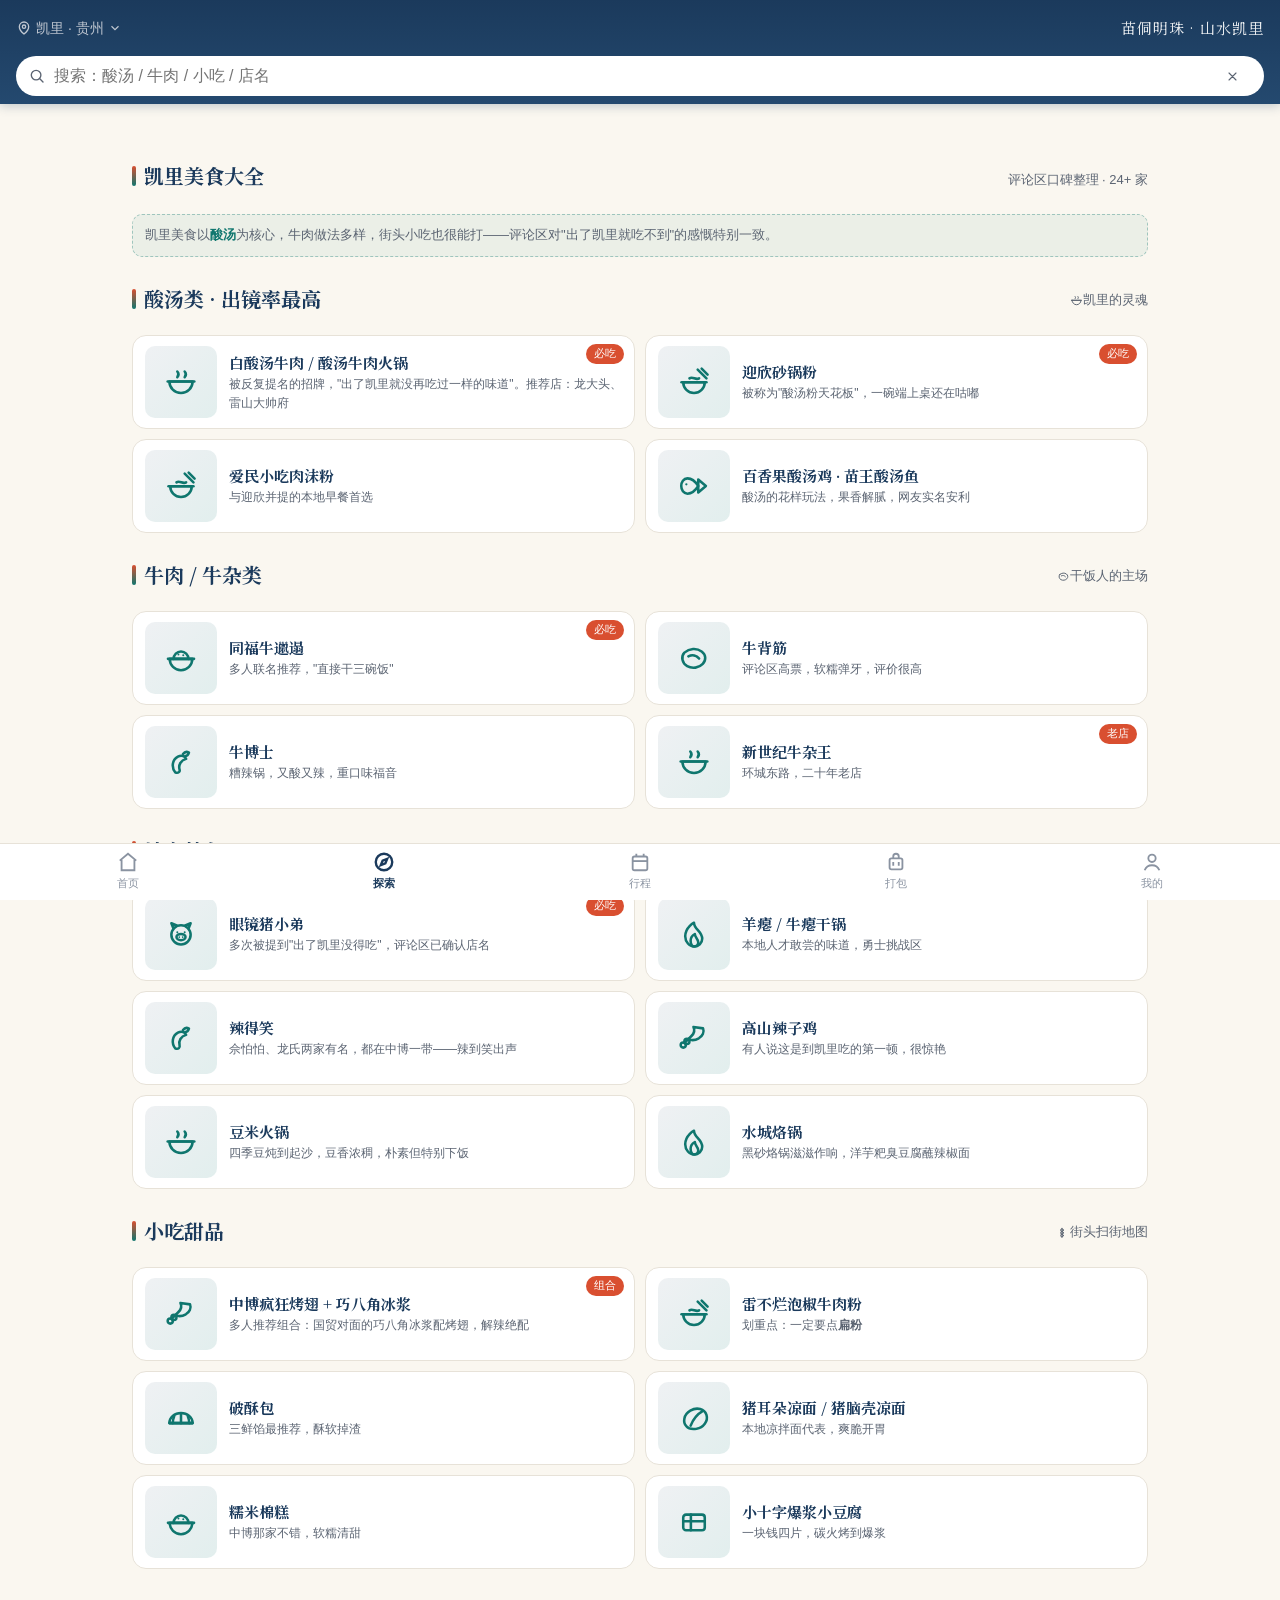
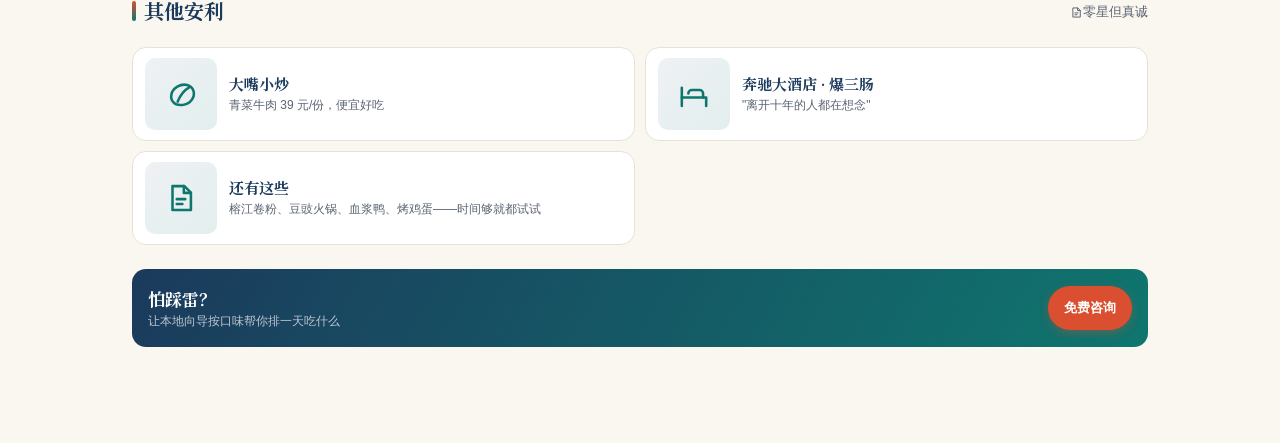
<file: food.html>
<!DOCTYPE html>
<html lang="zh-CN">
<head>
<meta charset="UTF-8">
<meta name="viewport" content="width=device-width, initial-scale=1.0, maximum-scale=1.0, user-scalable=no, viewport-fit=cover">
<meta name="theme-color" content="#1B3A5C">
<meta name="description" content="凯里美食大全（评论区口碑整理）：酸汤牛肉、砂锅粉、同福牛邋遢、眼镜猪小弟、羊瘪牛瘪、辣得笑、疯狂烤翅、破酥包——出了凯里就吃不到的味道。">
<title>美食大全 | 中秋贵州·凯里行</title>
<link rel="manifest" href="manifest.webmanifest">
<link rel="icon" href="assets/icon-192.png">
<link rel="apple-touch-icon" href="assets/icon-192.png">
<!-- 标题字体已自托管为子集（assets/fonts/noto-serif-sc-subset.woff2），不再请求 Google Fonts -->
<!-- shell:critical — 首帧即上主题底色，避免外部样式表到达前出现白闪 -->
<style>html{background:#FAF7F0}</style>
<link rel="preload" as="font" type="font/woff2" href="assets/fonts/noto-serif-sc-subset.woff2" crossorigin>
<link rel="stylesheet" href="css/style.css">
</head>
<body data-page="food">
<!-- shell:icons — 手绘 SVG 图标雪碧图，改图标请改 tools/build-shell.py 后重跑 -->
<svg class="ic-sprite" aria-hidden="true" focusable="false">
  <symbol id="i-locate" viewBox="0 0 24 24"><path d="M12 21s-6.5-5.4-6.5-10.2A6.5 6.5 0 0 1 18.5 10.8C18.5 15.6 12 21 12 21z"/><circle cx="12" cy="10.6" r="2.4"/></symbol>
  <symbol id="i-heart" viewBox="0 0 24 24"><path d="M20.8 4.8a5.4 5.4 0 0 0-7.6 0L12 6.1l-1.2-1.3a5.4 5.4 0 0 0-7.6 7.6l1.2 1.3L12 21l7.6-7.3 1.2-1.3a5.4 5.4 0 0 0 0-7.6z"/></symbol>
  <symbol id="i-close" viewBox="0 0 24 24"><path d="M6.4 6.4 17.6 17.6M17.6 6.4 6.4 17.6"/></symbol>
  <symbol id="i-search" viewBox="0 0 24 24"><circle cx="10.8" cy="10.8" r="6.4"/><path d="m20 20-4.6-4.6"/></symbol>
  <symbol id="i-chevron" viewBox="0 0 24 24"><path d="m9.5 5 6.5 7-6.5 7"/></symbol>
  <symbol id="i-up" viewBox="0 0 24 24"><path d="M12 19.6V6.6"/><path d="m6.6 12.2 5.4-5.4 5.4 5.4"/></symbol>
  <symbol id="i-check" viewBox="0 0 24 24"><path d="m5 12.6 4.6 4.6L19 6.6"/></symbol>
  <symbol id="i-bulb" viewBox="0 0 24 24"><path d="M9.6 18.4h4.8"/><path d="M10.6 20.8h2.8"/><path d="M12 3.4a5.8 5.8 0 0 1 3.5 10.5c-.7.5-1.1 1.3-1.1 2.1H9.6c0-.8-.4-1.6-1.1-2.1A5.8 5.8 0 0 1 12 3.4z"/></symbol>
  <symbol id="i-download" viewBox="0 0 24 24"><path d="M12 3.8v10.2"/><path d="m8.2 10.4 3.8 3.8 3.8-3.8"/><path d="M4.6 18v1.6a2 2 0 0 0 2 2h10.8a2 2 0 0 0 2-2V18"/></symbol>
  <symbol id="i-install" viewBox="0 0 24 24"><rect x="7" y="3.2" width="10" height="17.6" rx="2.2"/><path d="M10.6 6.4h2.8"/><path d="M12 9.6v5.4"/><path d="m10.1 12.4 1.9 2 1.9-2"/></symbol>
  <symbol id="i-bag" viewBox="0 0 24 24"><rect x="4.2" y="8" width="15.6" height="12" rx="2.2"/><path d="M9 8V6.2a3 3 0 0 1 6 0V8"/><path d="M9 12.4v3.6M15 12.4v3.6"/></symbol>
  <symbol id="i-map" viewBox="0 0 24 24"><path d="M9 4 3.5 6.5v13L9 17l6 2.5L21 17V4l-6 2.5z"/><path d="M9 4v13M15 6.5v13"/></symbol>
  <symbol id="i-trash" viewBox="0 0 24 24"><path d="M4.6 7h14.8"/><path d="M9.6 7V5.4A1.4 1.4 0 0 1 11 4h2a1.4 1.4 0 0 1 1.4 1.4V7"/><path d="M6.7 7l.8 12.1a2 2 0 0 0 2 1.9h5a2 2 0 0 0 2-1.9L17.3 7"/><path d="M10.4 11v6M13.6 11v6"/></symbol>
  <symbol id="i-chat" viewBox="0 0 24 24"><path d="M4 6.6A2.6 2.6 0 0 1 6.6 4h10.8A2.6 2.6 0 0 1 20 6.6V14a2.6 2.6 0 0 1-2.6 2.6H9.4L4 20.4z"/><circle cx="9" cy="10.4" r=".9" fill="currentColor" stroke="none"/><circle cx="12" cy="10.4" r=".9" fill="currentColor" stroke="none"/><circle cx="15" cy="10.4" r=".9" fill="currentColor" stroke="none"/></symbol>
  <symbol id="i-calendar" viewBox="0 0 24 24"><rect x="4" y="5.4" width="16" height="14.2" rx="2.2"/><path d="M4 10h16M8.6 3.4v3.4M15.4 3.4v3.4"/></symbol>
  <symbol id="i-users" viewBox="0 0 24 24"><circle cx="9.4" cy="8.4" r="3.2"/><path d="M3.6 19.6c.8-3.4 3.2-5.2 5.8-5.2s5 1.8 5.8 5.2"/><path d="M16.2 5.6a3.2 3.2 0 0 1 0 6"/><path d="M17.4 14.8c2.2.6 3.6 2.4 4.2 4.8"/></symbol>
  <symbol id="i-note" viewBox="0 0 24 24"><path d="M6 3.6h8.4L19 8.2v12.2H6z"/><path d="M14 3.6v4.8h4.8"/><path d="M9 12.8h6M9 16.2h4"/></symbol>
  <symbol id="i-plane" viewBox="0 0 24 24"><path d="M21.4 3.2 2.8 10.4l6.6 2.4 2.4 6.6z"/><path d="M21.4 3.2 9.4 12.8"/></symbol>
  <symbol id="i-sun" viewBox="0 0 24 24"><circle cx="8" cy="7.6" r="2.9"/><path d="M8 2.8v1.5M3.1 7.6h1.5M11.4 7.6h1.5M4.5 4.1 3.6 3.2M11.5 4.1l.9-.9"/><path d="M17.6 18.6H9.4a3.3 3.3 0 0 1 .2-6.6 4.6 4.6 0 0 1 8.6.8 3.4 3.4 0 0 1-.6 5.8z"/></symbol>
  <symbol id="i-moon" viewBox="0 0 24 24"><circle cx="11.4" cy="12.8" r="7"/><circle cx="9" cy="10.6" r="1.3"/><circle cx="13.6" cy="14.4" r="1"/><circle cx="11" cy="16.2" r=".7"/><path d="M19.4 3.4l.5 1.4 1.4.5-1.4.5-.5 1.4-.5-1.4-1.4-.5 1.4-.5z" fill="currentColor" stroke="none"/></symbol>
  <symbol id="i-music" viewBox="0 0 24 24"><circle cx="7.6" cy="17.4" r="2.6"/><circle cx="16.4" cy="15.2" r="2.6"/><path d="M10.2 17.4V6.6l8.8-1.8v10.4"/></symbol>
  <symbol id="i-bowl" viewBox="0 0 24 24"><path d="M3.8 11.6h16.4a8.2 8.2 0 0 1-16.4 0z"/><path d="M2.6 11.6h18.8"/><path d="M9.4 8.6c1.2-1.4 1.2-2.6 0-4M14.6 8.6c1.2-1.4 1.2-2.6 0-4"/></symbol>
  <symbol id="i-noodle" viewBox="0 0 24 24"><path d="M4.4 12.2h15.2a7.6 7.6 0 0 1-15.2 0z"/><path d="M3.2 12.2h17.6"/><path d="M14.6 3.2 20.8 9.4M17.4 2.6 21.6 6.8"/><path d="M8.8 9.4c2.4-1.6 4.4 1.6 6.8 0"/></symbol>
  <symbol id="i-rice" viewBox="0 0 24 24"><path d="M4 12.6h16a8 8 0 0 1-16 0z"/><path d="M2.8 12.6h18.4"/><path d="M6.8 12.6a5.2 5.2 0 0 1 10.4 0"/><circle cx="10.2" cy="9.6" r=".7" fill="currentColor" stroke="none"/><circle cx="13.6" cy="10" r=".7" fill="currentColor" stroke="none"/></symbol>
  <symbol id="i-fish" viewBox="0 0 24 24"><path d="M15 12c-2.4-3.8-5-5.4-7.6-5.4C4.6 6.6 3 9.2 3 12s1.6 5.4 4.4 5.4c2.6 0 5.2-1.6 7.6-5.4z"/><path d="M15 7.4 20.4 12 15 16.6z"/><circle cx="6.6" cy="10.8" r=".8" fill="currentColor" stroke="none"/></symbol>
  <symbol id="i-meat" viewBox="0 0 24 24"><path d="M5.2 8.2c3.6-3 8.6-3.4 12.2-.8 3 2.2 3.4 6 .8 8.8-2.6 2.8-7.4 3.6-11 1.6-3.6-2-4.6-6.8-2-9.6z"/><path d="M8 10.8c2.8-1.4 5.8-.8 7.6 1.6"/></symbol>
  <symbol id="i-chili" viewBox="0 0 24 24"><path d="M8 19.4c-3-3.8-2.2-9 1.8-11.2 2.6-1.4 5.2-.4 5.8 1.6-3.6 1-5.6 4.2-4.6 7.6.4 1.4-.6 2.6-3 2z"/><path d="M13.4 6.4c1.2-1.6 2.8-1.8 4.2-1-.4 1.4-1.4 2.4-2.8 2.6"/></symbol>
  <symbol id="i-fire" viewBox="0 0 24 24"><path d="M12 20.8c3.3 0 5.8-2.3 5.8-5.4 0-5.6-5.8-6.6-5.8-11.4 0 0-6.2 3.2-6.2 9.6 0 4 3 7.2 6.2 7.2z"/><path d="M12 20.8c1.7 0 3-1.2 3-2.9 0-2.4-2.4-3.4-2.4-5.9 0 0-3 1.7-3 4.7 0 2.3 1.1 4.1 2.4 4.1z"/></symbol>
  <symbol id="i-drumstick" viewBox="0 0 24 24"><path d="M18.4 5.2c1 2.6-.4 5.4-3 7-2.4 1.4-5.2 1.6-7.4.6l2.2-2.2c1.8-1.8 2.4-4.4 1.4-6.4z"/><path d="M8.2 12.6 5.2 15.6"/><circle cx="4.4" cy="17" r="1.8"/><circle cx="7" cy="14.4" r="1.8"/></symbol>
  <symbol id="i-dumpling" viewBox="0 0 24 24"><path d="M3.8 15.6c0-4 3.7-7.2 8.2-7.2s8.2 3.2 8.2 7.2z"/><path d="M3.8 15.6h16.4"/><path d="M7.2 10.8c-.6 1.4-1 3-1 4.8M12 8.8v6.8M16.8 10.8c.6 1.4 1 3 1 4.8"/></symbol>
  <symbol id="i-tofu" viewBox="0 0 24 24"><rect x="4.4" y="6.8" width="15.2" height="11" rx="2"/><path d="M4.4 11.4h15.2M9.8 6.8v11"/></symbol>
  <symbol id="i-veg" viewBox="0 0 24 24"><path d="M6.6 17.8C4 15 4.6 9.6 9.4 6.8c4.8-2.8 10-1.2 11.4 3 1.4 4.4-2.2 9-7 9.8-2.8.4-5.6.2-7.2-1.8z"/><path d="M9.6 17.4C11.6 12.8 14.2 9.4 17.8 7.4"/></symbol>
  <symbol id="i-skewer" viewBox="0 0 24 24"><path d="M9.2 21V4.2"/><circle cx="9.2" cy="7.6" r="2.5"/><circle cx="9.2" cy="12.6" r="2.5"/><circle cx="9.2" cy="17.6" r="2.5"/></symbol>
  <symbol id="i-drink" viewBox="0 0 24 24"><path d="M6.6 6.6h10.8l-1.4 13a2 2 0 0 1-2 1.8h-4a2 2 0 0 1-2-1.8z"/><path d="M5.4 6.6h13.2"/><path d="M14.6 2.8 12.4 7"/><path d="M9.6 11.4h4.4v3.4H9.6z"/></symbol>
  <symbol id="i-pig" viewBox="0 0 24 24"><circle cx="12" cy="12.6" r="6.8"/><path d="M6.6 8 5.2 4.4l3.8 1.6M17.4 8l1.4-3.6-3.8 1.6"/><ellipse cx="12" cy="14.2" rx="3.2" ry="2.2"/><circle cx="10.8" cy="14.2" r=".6" fill="currentColor" stroke="none"/><circle cx="13.2" cy="14.2" r=".6" fill="currentColor" stroke="none"/><circle cx="9.4" cy="10.8" r=".7" fill="currentColor" stroke="none"/><circle cx="14.6" cy="10.8" r=".7" fill="currentColor" stroke="none"/></symbol>
  <symbol id="i-hotel" viewBox="0 0 24 24"><path d="M3.4 20.4V7.6"/><path d="M3.4 14.4h17.2v6"/><path d="M8 11.6a2.4 2.4 0 0 1 2.4-2.4h5.6a2.4 2.4 0 0 1 2.4 2.4v2.8"/></symbol>
  <symbol id="i-craft" viewBox="0 0 24 24"><path d="M12 3.6 20.4 12 12 20.4 3.6 12z"/><path d="M12 8.2 15.8 12 12 15.8 8.2 12z"/></symbol>
  <symbol id="i-silver" viewBox="0 0 24 24"><path d="M4.6 5.6c0 6.4 3.3 10.6 7.4 12.8 4.1-2.2 7.4-6.4 7.4-12.8"/><path d="M4.6 5.6h14.8"/><circle cx="12" cy="19.4" r="1.5"/></symbol>
  <symbol id="i-wine" viewBox="0 0 24 24"><path d="M7 6.8h10l-1.2 11.2a2.4 2.4 0 0 1-2.4 2.2h-2.8a2.4 2.4 0 0 1-2.4-2.2z"/><path d="M7 6.8c0-2 2.2-3.4 5-3.4s5 1.4 5 3.4"/><path d="M8.2 11.6h7.6"/></symbol>
  <symbol id="i-stage" viewBox="0 0 24 24"><path d="M3.6 20.4V6.4M20.4 20.4V6.4"/><path d="M3.6 6.4h16.8"/><path d="M6 6.4c0 5.4 2 9.2 6 9.6 4-.4 6-4.2 6-9.6"/></symbol>
  <symbol id="i-house" viewBox="0 0 24 24"><path d="M3.6 10.6 12 4.2l8.4 6.4"/><path d="M6.2 9.4v5.2h11.6V9.4"/><path d="M8.6 14.6v5.8M15.4 14.6v5.8"/><path d="M6.4 20.4h11.2"/></symbol>
  <symbol id="i-compass" viewBox="0 0 24 24"><circle cx="12" cy="12" r="8.4"/><path d="m15.2 8.8-2.2 5.6-5.6 2.2 2.2-5.6z"/></symbol>
  <symbol id="i-card" viewBox="0 0 24 24"><rect x="3.4" y="5.4" width="17.2" height="13.2" rx="2.2"/><circle cx="8.8" cy="11" r="1.9"/><path d="M14.2 10.2h3.6M14.2 13.4h2.4"/><path d="M6.2 15.6c1.2-1 2.6-1.4 4-1.2"/></symbol>
  <symbol id="i-plug" viewBox="0 0 24 24"><path d="M9 3.6v5M15 3.6v5"/><path d="M7 8.6h10v2.8a5 5 0 0 1-10 0z"/><path d="M12 16.4v4"/></symbol>
  <symbol id="i-coat" viewBox="0 0 24 24"><path d="M9.2 3.8 5 6 3.6 10.8 6.2 12.4v8h11.6v-8l2.6-1.6-1.4-4.8-4.2-2.2"/><path d="M9.2 3.8c0 1.6 1.3 2.8 2.8 2.8s2.8-1.2 2.8-2.8"/></symbol>
  <symbol id="i-bottle" viewBox="0 0 24 24"><rect x="8.4" y="8.8" width="7.2" height="11.6" rx="2"/><path d="M10.4 8.8V5.6h3.2v3.2"/><rect x="9.6" y="2.6" width="4.8" height="3" rx="1"/></symbol>
  <symbol id="i-pill" viewBox="0 0 24 24"><g transform="rotate(-45 12 12)"><rect x="3.4" y="8.8" width="17.2" height="6.4" rx="3.2"/><path d="M12 8.8v6.4"/></g></symbol>
  <symbol id="i-backpack" viewBox="0 0 24 24"><path d="M5.6 9.4a6.4 6.4 0 0 1 12.8 0v9.2a2.4 2.4 0 0 1-2.4 2.4H8a2.4 2.4 0 0 1-2.4-2.4z"/><path d="M9 9.4V6.8a3 3 0 0 1 6 0v2.6"/><path d="M9.6 13.2h4.8v3.6H9.6z"/></symbol>
  <symbol id="i-ban" viewBox="0 0 24 24"><circle cx="12" cy="12" r="8.4"/><path d="M6.4 17.6 17.6 6.4"/></symbol>
  <symbol id="i-bell" viewBox="0 0 24 24"><path d="M6.4 17.4c1-1.2 1.4-2.6 1.4-4.2C7.8 9.4 9.6 7 12 7s4.2 2.4 4.2 6.2c0 1.6.4 3 1.4 4.2z"/><path d="M4.6 17.4h14.8"/><path d="M10.2 20.4a2.1 2.1 0 0 0 3.6 0"/></symbol>
</svg>
<!-- /shell:icons -->

<!-- shell:topbar — 由 tools/build-shell.py 生成，改壳请改脚本后重跑 -->
<header class="topbar has-search">
  <div class="topbar-row">
    <button class="loc-btn" id="locBtn" aria-label="定位">
      <svg viewBox="0 0 24 24" width="16" height="16" fill="none" stroke="currentColor" stroke-width="2"><path d="M12 21s-7-5.5-7-11a7 7 0 1 1 14 0c0 5.5-7 11-7 11z"/><circle cx="12" cy="10" r="2.5"/></svg>
      <span id="locText">凯里 · 贵州</span>
      <svg viewBox="0 0 24 24" width="14" height="14" fill="none" stroke="currentColor" stroke-width="2"><path d="m6 9 6 6 6-6"/></svg>
    </button>
    <span class="topbar-title">苗侗明珠 · 山水凯里</span>
  </div>
  <div class="search-wrap">
    <svg class="ic search-ico" aria-hidden="true"><use href="#i-search"/></svg>
    <input id="searchInput" type="search" placeholder="搜索：酸汤 / 牛肉 / 小吃 / 店名" autocomplete="off" aria-label="搜索目的地、美食、非遗">
    <button class="search-clear" id="searchClear" hidden aria-label="清空搜索"><svg class="ic" aria-hidden="true"><use href="#i-close"/></svg></button>
  </div>
</header>
<!-- /shell:topbar -->

<!-- shell:tabbar — 由 tools/build-shell.py 生成，改壳请改脚本后重跑 -->
<nav class="tabbar" aria-label="主导航">
  <a class="tab" href="index.html" aria-label="首页">
    <svg viewBox="0 0 24 24" fill="none" stroke="currentColor" stroke-width="2"><path d="M3 10.5 12 3l9 7.5"/><path d="M5 9.5V21h14V9.5"/></svg>
    <span>首页</span>
  </a>
  <a class="tab active" href="explore.html" aria-label="探索" aria-current="page">
    <svg viewBox="0 0 24 24" fill="none" stroke="currentColor" stroke-width="2"><circle cx="12" cy="12" r="9"/><path d="m15.5 8.5-2 5-5 2 2-5z"/></svg>
    <span>探索</span>
  </a>
  <a class="tab" href="trip.html" aria-label="行程">
    <svg viewBox="0 0 24 24" fill="none" stroke="currentColor" stroke-width="2"><path d="M8 3v3M16 3v3"/><rect x="4" y="6" width="16" height="15" rx="2"/><path d="M4 11h16"/></svg>
    <span>行程</span>
  </a>
  <a class="tab" href="pack.html" aria-label="打包">
    <svg viewBox="0 0 24 24" fill="none" stroke="currentColor" stroke-width="2"><rect x="5" y="8" width="14" height="12" rx="2"/><path d="M9 8V6a3 3 0 0 1 6 0v2M9 12v4M15 12v4"/></svg>
    <span>打包</span>
  </a>
  <a class="tab" href="me.html" aria-label="我的">
    <svg viewBox="0 0 24 24" fill="none" stroke="currentColor" stroke-width="2"><circle cx="12" cy="8" r="4"/><path d="M4 21c1.5-4 5-5.5 8-5.5s6.5 1.5 8 5.5"/></svg>
    <span>我的</span>
  </a>
</nav>
<!-- /shell:tabbar -->


<main id="app">
<section class="view" data-view="food">
  <div class="sec-head"><h2>凯里美食大全</h2><span class="sec-sub">评论区口碑整理 · 24+ 家</span></div>
  <p class="pack-note">凯里美食以<b>酸汤</b>为核心，牛肉做法多样，街头小吃也很能打——评论区对"出了凯里就吃不到"的感慨特别一致。</p>

  <!-- 酸汤类 -->
  <div class="sec-head"><h2>酸汤类 · 出镜率最高</h2><span class="sec-sub"><svg class="ic" aria-hidden="true"><use href="#i-bowl"/></svg> 凯里的灵魂</span></div>
  <div class="food-list">
    <div class="food-item" data-detail="f-baisuan" data-keywords="白酸汤 牛肉 火锅 龙大头 雷山大帅府">
      <span class="food-ic"><svg class="ic" aria-hidden="true"><use href="#i-bowl"/></svg></span>
      <div><h3>白酸汤牛肉 / 酸汤牛肉火锅</h3><p>被反复提名的招牌，"出了凯里就没再吃过一样的味道"。推荐店：龙大头、雷山大帅府</p></div>
      <span class="food-tag">必吃</span>
    </div>
    <div class="food-item" data-detail="f-yinxin" data-keywords="迎欣 砂锅粉 酸汤粉">
      <span class="food-ic"><svg class="ic" aria-hidden="true"><use href="#i-noodle"/></svg></span>
      <div><h3>迎欣砂锅粉</h3><p>被称为"酸汤粉天花板"，一碗端上桌还在咕嘟</p></div>
      <span class="food-tag">必吃</span>
    </div>
    <div class="food-item" data-detail="f-aimin" data-keywords="爱民小吃 肉沫粉">
      <span class="food-ic"><svg class="ic" aria-hidden="true"><use href="#i-noodle"/></svg></span>
      <div><h3>爱民小吃肉沫粉</h3><p>与迎欣并提的本地早餐首选</p></div>
    </div>
    <div class="food-item" data-detail="f-bxg" data-keywords="百香果 酸汤鸡 苗王 酸汤鱼">
      <span class="food-ic"><svg class="ic" aria-hidden="true"><use href="#i-fish"/></svg></span>
      <div><h3>百香果酸汤鸡 · 苗王酸汤鱼</h3><p>酸汤的花样玩法，果香解腻，网友实名安利</p></div>
    </div>
  </div>

  <!-- 牛肉牛杂类 -->
  <div class="sec-head"><h2>牛肉 / 牛杂类</h2><span class="sec-sub"><svg class="ic" aria-hidden="true"><use href="#i-meat"/></svg> 干饭人的主场</span></div>
  <div class="food-list">
    <div class="food-item" data-detail="f-tongfu" data-keywords="同福 牛邋遢">
      <span class="food-ic"><svg class="ic" aria-hidden="true"><use href="#i-rice"/></svg></span>
      <div><h3>同福牛邋遢</h3><p>多人联名推荐，"直接干三碗饭"</p></div>
      <span class="food-tag">必吃</span>
    </div>
    <div class="food-item" data-detail="f-niubeijin" data-keywords="牛背筋">
      <span class="food-ic"><svg class="ic" aria-hidden="true"><use href="#i-meat"/></svg></span>
      <div><h3>牛背筋</h3><p>评论区高票，软糯弹牙，评价很高</p></div>
    </div>
    <div class="food-item" data-detail="f-niuboshi" data-keywords="牛博士 糟辣锅">
      <span class="food-ic"><svg class="ic" aria-hidden="true"><use href="#i-chili"/></svg></span>
      <div><h3>牛博士</h3><p>糟辣锅，又酸又辣，重口味福音</p></div>
    </div>
    <div class="food-item" data-detail="f-niuza" data-keywords="新世纪牛杂王 环城东路 老店">
      <span class="food-ic"><svg class="ic" aria-hidden="true"><use href="#i-bowl"/></svg></span>
      <div><h3>新世纪牛杂王</h3><p>环城东路，二十年老店</p></div>
      <span class="food-tag">老店</span>
    </div>
  </div>

  <!-- 地方特色 -->
  <div class="sec-head"><h2>地方特色</h2><span class="sec-sub"><svg class="ic" aria-hidden="true"><use href="#i-compass"/></svg> 出了凯里真吃不到</span></div>
  <div class="food-list">
    <div class="food-item" data-detail="f-zhuxiaodi" data-keywords="猪小弟 眼镜猪小弟">
      <span class="food-ic"><svg class="ic" aria-hidden="true"><use href="#i-pig"/></svg></span>
      <div><h3>眼镜猪小弟</h3><p>多次被提到"出了凯里没得吃"，评论区已确认店名</p></div>
      <span class="food-tag">必吃</span>
    </div>
    <div class="food-item" data-detail="f-bie" data-keywords="羊瘪 牛瘪 干锅">
      <span class="food-ic"><svg class="ic" aria-hidden="true"><use href="#i-fire"/></svg></span>
      <div><h3>羊瘪 / 牛瘪干锅</h3><p>本地人才敢尝的味道，勇士挑战区</p></div>
    </div>
    <div class="food-item" data-detail="f-ladexiao" data-keywords="辣得笑 佘怕怕 龙氏 中博">
      <span class="food-ic"><svg class="ic" aria-hidden="true"><use href="#i-chili"/></svg></span>
      <div><h3>辣得笑</h3><p>佘怕怕、龙氏两家有名，都在中博一带——辣到笑出声</p></div>
    </div>
    <div class="food-item" data-detail="f-laziji" data-keywords="高山 辣子鸡">
      <span class="food-ic"><svg class="ic" aria-hidden="true"><use href="#i-drumstick"/></svg></span>
      <div><h3>高山辣子鸡</h3><p>有人说这是到凯里吃的第一顿，很惊艳</p></div>
    </div>
    <div class="food-item" data-detail="f-doumi" data-keywords="豆米 火锅 四季豆 腊肉 酥肉">
      <span class="food-ic"><svg class="ic" aria-hidden="true"><use href="#i-bowl"/></svg></span>
      <div><h3>豆米火锅</h3><p>四季豆炖到起沙，豆香浓稠，朴素但特别下饭</p></div>
    </div>
    <div class="food-item" data-detail="f-luoguo" data-keywords="烙锅 水城 洋芋粑 臭豆腐 板筋">
      <span class="food-ic"><svg class="ic" aria-hidden="true"><use href="#i-fire"/></svg></span>
      <div><h3>水城烙锅</h3><p>黑砂烙锅滋滋作响，洋芋粑臭豆腐蘸辣椒面</p></div>
    </div>
  </div>

  <!-- 小吃甜品 -->
  <div class="sec-head"><h2>小吃甜品</h2><span class="sec-sub"><svg class="ic" aria-hidden="true"><use href="#i-skewer"/></svg> 街头扫街地图</span></div>
  <div class="food-list">
    <div class="food-item" data-detail="f-kaochi" data-keywords="中博 疯狂烤翅 巧八角 冰浆 国贸">
      <span class="food-ic"><svg class="ic" aria-hidden="true"><use href="#i-drumstick"/></svg></span>
      <div><h3>中博疯狂烤翅 + 巧八角冰浆</h3><p>多人推荐组合：国贸对面的巧八角冰浆配烤翅，解辣绝配</p></div>
      <span class="food-tag">组合</span>
    </div>
    <div class="food-item" data-detail="f-leibulan" data-keywords="雷不烂 泡椒牛肉粉 扁粉">
      <span class="food-ic"><svg class="ic" aria-hidden="true"><use href="#i-noodle"/></svg></span>
      <div><h3>雷不烂泡椒牛肉粉</h3><p>划重点：一定要点<b>扁粉</b></p></div>
    </div>
    <div class="food-item" data-detail="f-posu" data-keywords="破酥包 三鲜馅">
      <span class="food-ic"><svg class="ic" aria-hidden="true"><use href="#i-dumpling"/></svg></span>
      <div><h3>破酥包</h3><p>三鲜馅最推荐，酥软掉渣</p></div>
    </div>
    <div class="food-item" data-detail="f-liangmian" data-keywords="猪耳朵凉面 猪脑壳凉面">
      <span class="food-ic"><svg class="ic" aria-hidden="true"><use href="#i-veg"/></svg></span>
      <div><h3>猪耳朵凉面 / 猪脑壳凉面</h3><p>本地凉拌面代表，爽脆开胃</p></div>
    </div>
    <div class="food-item" data-detail="f-miangao" data-keywords="糯米 棉糕 中博">
      <span class="food-ic"><svg class="ic" aria-hidden="true"><use href="#i-rice"/></svg></span>
      <div><h3>糯米棉糕</h3><p>中博那家不错，软糯清甜</p></div>
    </div>
    <div class="food-item" data-detail="f-doufu" data-keywords="小十字 爆浆小豆腐 碳火">
      <span class="food-ic"><svg class="ic" aria-hidden="true"><use href="#i-tofu"/></svg></span>
      <div><h3>小十字爆浆小豆腐</h3><p>一块钱四片，碳火烤到爆浆</p></div>
    </div>
  </div>

  <!-- 其他安利 -->
  <div class="sec-head"><h2>其他安利</h2><span class="sec-sub"><svg class="ic" aria-hidden="true"><use href="#i-note"/></svg> 零星但真诚</span></div>
  <div class="food-list">
    <div class="food-item" data-detail="f-dazui" data-keywords="大嘴小炒 青菜牛肉">
      <span class="food-ic"><svg class="ic" aria-hidden="true"><use href="#i-veg"/></svg></span>
      <div><h3>大嘴小炒</h3><p>青菜牛肉 39 元/份，便宜好吃</p></div>
    </div>
    <div class="food-item" data-detail="f-bensan" data-keywords="奔驰大酒店 爆三肠">
      <span class="food-ic"><svg class="ic" aria-hidden="true"><use href="#i-hotel"/></svg></span>
      <div><h3>奔驰大酒店 · 爆三肠</h3><p>"离开十年的人都在想念"</p></div>
    </div>
    <div class="food-item" data-detail="f-more" data-keywords="榕江卷粉 豆豉火锅 血浆鸭 烤鸡蛋">
      <span class="food-ic"><svg class="ic" aria-hidden="true"><use href="#i-note"/></svg></span>
      <div><h3>还有这些</h3><p>榕江卷粉、豆豉火锅、血浆鸭、烤鸡蛋——时间够就都试试</p></div>
    </div>
  </div>

  <!-- 底部咨询 -->
  <div class="consult">
    <div>
      <h3>怕踩雷？</h3>
      <p>让本地向导按口味帮你排一天吃什么</p>
    </div>
    <button class="btn-cta" data-consult>免费咨询</button>
  </div>
</section>
</main>

<script src="js/data.js" defer></script>
<script src="js/layout.js" defer></script>
<script src="js/app.js" defer></script>
</body>
</html>
</file>
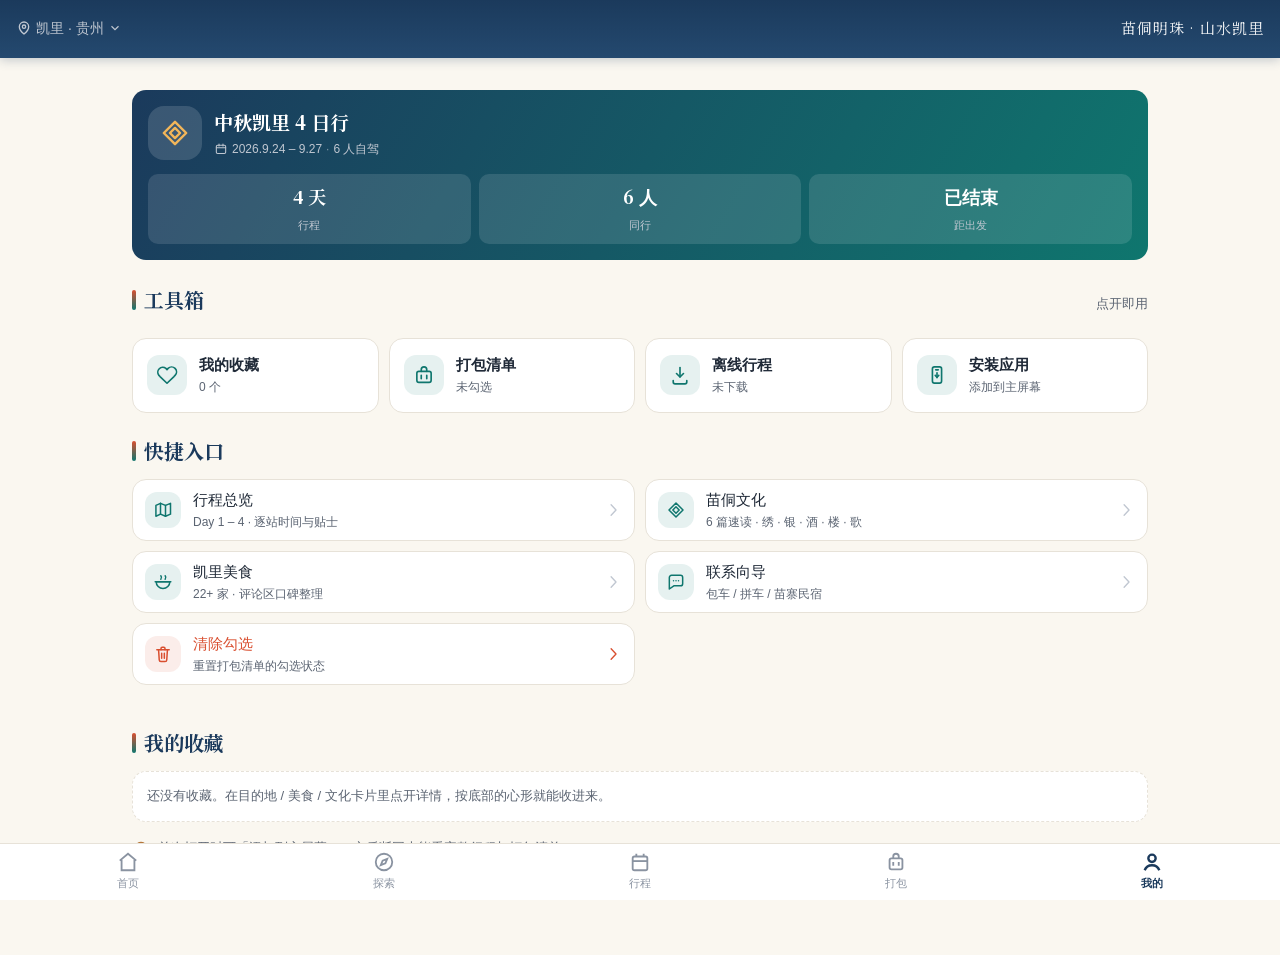
<file: me.html>
<!DOCTYPE html>
<html lang="zh-CN">
<head>
<meta charset="UTF-8">
<meta name="viewport" content="width=device-width, initial-scale=1.0, maximum-scale=1.0, user-scalable=no, viewport-fit=cover">
<meta name="theme-color" content="#1B3A5C">
<meta name="description" content="我的行程工具箱：打包清单、离线下载、收藏、行程总览、苗侗文化、向导咨询。">
<title>我的 | 中秋贵州·凯里行</title>
<link rel="manifest" href="manifest.webmanifest">
<link rel="icon" href="assets/icon-192.png">
<link rel="apple-touch-icon" href="assets/icon-192.png">
<!-- 标题字体已自托管为子集（assets/fonts/noto-serif-sc-subset.woff2），不再请求 Google Fonts -->
<!-- shell:critical — 首帧即上主题底色，避免外部样式表到达前出现白闪 -->
<style>html{background:#FAF7F0}</style>
<link rel="preload" as="font" type="font/woff2" href="assets/fonts/noto-serif-sc-subset.woff2" crossorigin>
<link rel="stylesheet" href="css/style.css">
</head>
<body data-page="me">
<!-- shell:icons — 手绘 SVG 图标雪碧图，改图标请改 tools/build-shell.py 后重跑 -->
<svg class="ic-sprite" aria-hidden="true" focusable="false">
  <symbol id="i-locate" viewBox="0 0 24 24"><path d="M12 21s-6.5-5.4-6.5-10.2A6.5 6.5 0 0 1 18.5 10.8C18.5 15.6 12 21 12 21z"/><circle cx="12" cy="10.6" r="2.4"/></symbol>
  <symbol id="i-heart" viewBox="0 0 24 24"><path d="M20.8 4.8a5.4 5.4 0 0 0-7.6 0L12 6.1l-1.2-1.3a5.4 5.4 0 0 0-7.6 7.6l1.2 1.3L12 21l7.6-7.3 1.2-1.3a5.4 5.4 0 0 0 0-7.6z"/></symbol>
  <symbol id="i-close" viewBox="0 0 24 24"><path d="M6.4 6.4 17.6 17.6M17.6 6.4 6.4 17.6"/></symbol>
  <symbol id="i-search" viewBox="0 0 24 24"><circle cx="10.8" cy="10.8" r="6.4"/><path d="m20 20-4.6-4.6"/></symbol>
  <symbol id="i-chevron" viewBox="0 0 24 24"><path d="m9.5 5 6.5 7-6.5 7"/></symbol>
  <symbol id="i-up" viewBox="0 0 24 24"><path d="M12 19.6V6.6"/><path d="m6.6 12.2 5.4-5.4 5.4 5.4"/></symbol>
  <symbol id="i-check" viewBox="0 0 24 24"><path d="m5 12.6 4.6 4.6L19 6.6"/></symbol>
  <symbol id="i-bulb" viewBox="0 0 24 24"><path d="M9.6 18.4h4.8"/><path d="M10.6 20.8h2.8"/><path d="M12 3.4a5.8 5.8 0 0 1 3.5 10.5c-.7.5-1.1 1.3-1.1 2.1H9.6c0-.8-.4-1.6-1.1-2.1A5.8 5.8 0 0 1 12 3.4z"/></symbol>
  <symbol id="i-download" viewBox="0 0 24 24"><path d="M12 3.8v10.2"/><path d="m8.2 10.4 3.8 3.8 3.8-3.8"/><path d="M4.6 18v1.6a2 2 0 0 0 2 2h10.8a2 2 0 0 0 2-2V18"/></symbol>
  <symbol id="i-install" viewBox="0 0 24 24"><rect x="7" y="3.2" width="10" height="17.6" rx="2.2"/><path d="M10.6 6.4h2.8"/><path d="M12 9.6v5.4"/><path d="m10.1 12.4 1.9 2 1.9-2"/></symbol>
  <symbol id="i-bag" viewBox="0 0 24 24"><rect x="4.2" y="8" width="15.6" height="12" rx="2.2"/><path d="M9 8V6.2a3 3 0 0 1 6 0V8"/><path d="M9 12.4v3.6M15 12.4v3.6"/></symbol>
  <symbol id="i-map" viewBox="0 0 24 24"><path d="M9 4 3.5 6.5v13L9 17l6 2.5L21 17V4l-6 2.5z"/><path d="M9 4v13M15 6.5v13"/></symbol>
  <symbol id="i-trash" viewBox="0 0 24 24"><path d="M4.6 7h14.8"/><path d="M9.6 7V5.4A1.4 1.4 0 0 1 11 4h2a1.4 1.4 0 0 1 1.4 1.4V7"/><path d="M6.7 7l.8 12.1a2 2 0 0 0 2 1.9h5a2 2 0 0 0 2-1.9L17.3 7"/><path d="M10.4 11v6M13.6 11v6"/></symbol>
  <symbol id="i-chat" viewBox="0 0 24 24"><path d="M4 6.6A2.6 2.6 0 0 1 6.6 4h10.8A2.6 2.6 0 0 1 20 6.6V14a2.6 2.6 0 0 1-2.6 2.6H9.4L4 20.4z"/><circle cx="9" cy="10.4" r=".9" fill="currentColor" stroke="none"/><circle cx="12" cy="10.4" r=".9" fill="currentColor" stroke="none"/><circle cx="15" cy="10.4" r=".9" fill="currentColor" stroke="none"/></symbol>
  <symbol id="i-calendar" viewBox="0 0 24 24"><rect x="4" y="5.4" width="16" height="14.2" rx="2.2"/><path d="M4 10h16M8.6 3.4v3.4M15.4 3.4v3.4"/></symbol>
  <symbol id="i-users" viewBox="0 0 24 24"><circle cx="9.4" cy="8.4" r="3.2"/><path d="M3.6 19.6c.8-3.4 3.2-5.2 5.8-5.2s5 1.8 5.8 5.2"/><path d="M16.2 5.6a3.2 3.2 0 0 1 0 6"/><path d="M17.4 14.8c2.2.6 3.6 2.4 4.2 4.8"/></symbol>
  <symbol id="i-note" viewBox="0 0 24 24"><path d="M6 3.6h8.4L19 8.2v12.2H6z"/><path d="M14 3.6v4.8h4.8"/><path d="M9 12.8h6M9 16.2h4"/></symbol>
  <symbol id="i-plane" viewBox="0 0 24 24"><path d="M21.4 3.2 2.8 10.4l6.6 2.4 2.4 6.6z"/><path d="M21.4 3.2 9.4 12.8"/></symbol>
  <symbol id="i-sun" viewBox="0 0 24 24"><circle cx="8" cy="7.6" r="2.9"/><path d="M8 2.8v1.5M3.1 7.6h1.5M11.4 7.6h1.5M4.5 4.1 3.6 3.2M11.5 4.1l.9-.9"/><path d="M17.6 18.6H9.4a3.3 3.3 0 0 1 .2-6.6 4.6 4.6 0 0 1 8.6.8 3.4 3.4 0 0 1-.6 5.8z"/></symbol>
  <symbol id="i-moon" viewBox="0 0 24 24"><circle cx="11.4" cy="12.8" r="7"/><circle cx="9" cy="10.6" r="1.3"/><circle cx="13.6" cy="14.4" r="1"/><circle cx="11" cy="16.2" r=".7"/><path d="M19.4 3.4l.5 1.4 1.4.5-1.4.5-.5 1.4-.5-1.4-1.4-.5 1.4-.5z" fill="currentColor" stroke="none"/></symbol>
  <symbol id="i-music" viewBox="0 0 24 24"><circle cx="7.6" cy="17.4" r="2.6"/><circle cx="16.4" cy="15.2" r="2.6"/><path d="M10.2 17.4V6.6l8.8-1.8v10.4"/></symbol>
  <symbol id="i-bowl" viewBox="0 0 24 24"><path d="M3.8 11.6h16.4a8.2 8.2 0 0 1-16.4 0z"/><path d="M2.6 11.6h18.8"/><path d="M9.4 8.6c1.2-1.4 1.2-2.6 0-4M14.6 8.6c1.2-1.4 1.2-2.6 0-4"/></symbol>
  <symbol id="i-noodle" viewBox="0 0 24 24"><path d="M4.4 12.2h15.2a7.6 7.6 0 0 1-15.2 0z"/><path d="M3.2 12.2h17.6"/><path d="M14.6 3.2 20.8 9.4M17.4 2.6 21.6 6.8"/><path d="M8.8 9.4c2.4-1.6 4.4 1.6 6.8 0"/></symbol>
  <symbol id="i-rice" viewBox="0 0 24 24"><path d="M4 12.6h16a8 8 0 0 1-16 0z"/><path d="M2.8 12.6h18.4"/><path d="M6.8 12.6a5.2 5.2 0 0 1 10.4 0"/><circle cx="10.2" cy="9.6" r=".7" fill="currentColor" stroke="none"/><circle cx="13.6" cy="10" r=".7" fill="currentColor" stroke="none"/></symbol>
  <symbol id="i-fish" viewBox="0 0 24 24"><path d="M15 12c-2.4-3.8-5-5.4-7.6-5.4C4.6 6.6 3 9.2 3 12s1.6 5.4 4.4 5.4c2.6 0 5.2-1.6 7.6-5.4z"/><path d="M15 7.4 20.4 12 15 16.6z"/><circle cx="6.6" cy="10.8" r=".8" fill="currentColor" stroke="none"/></symbol>
  <symbol id="i-meat" viewBox="0 0 24 24"><path d="M5.2 8.2c3.6-3 8.6-3.4 12.2-.8 3 2.2 3.4 6 .8 8.8-2.6 2.8-7.4 3.6-11 1.6-3.6-2-4.6-6.8-2-9.6z"/><path d="M8 10.8c2.8-1.4 5.8-.8 7.6 1.6"/></symbol>
  <symbol id="i-chili" viewBox="0 0 24 24"><path d="M8 19.4c-3-3.8-2.2-9 1.8-11.2 2.6-1.4 5.2-.4 5.8 1.6-3.6 1-5.6 4.2-4.6 7.6.4 1.4-.6 2.6-3 2z"/><path d="M13.4 6.4c1.2-1.6 2.8-1.8 4.2-1-.4 1.4-1.4 2.4-2.8 2.6"/></symbol>
  <symbol id="i-fire" viewBox="0 0 24 24"><path d="M12 20.8c3.3 0 5.8-2.3 5.8-5.4 0-5.6-5.8-6.6-5.8-11.4 0 0-6.2 3.2-6.2 9.6 0 4 3 7.2 6.2 7.2z"/><path d="M12 20.8c1.7 0 3-1.2 3-2.9 0-2.4-2.4-3.4-2.4-5.9 0 0-3 1.7-3 4.7 0 2.3 1.1 4.1 2.4 4.1z"/></symbol>
  <symbol id="i-drumstick" viewBox="0 0 24 24"><path d="M18.4 5.2c1 2.6-.4 5.4-3 7-2.4 1.4-5.2 1.6-7.4.6l2.2-2.2c1.8-1.8 2.4-4.4 1.4-6.4z"/><path d="M8.2 12.6 5.2 15.6"/><circle cx="4.4" cy="17" r="1.8"/><circle cx="7" cy="14.4" r="1.8"/></symbol>
  <symbol id="i-dumpling" viewBox="0 0 24 24"><path d="M3.8 15.6c0-4 3.7-7.2 8.2-7.2s8.2 3.2 8.2 7.2z"/><path d="M3.8 15.6h16.4"/><path d="M7.2 10.8c-.6 1.4-1 3-1 4.8M12 8.8v6.8M16.8 10.8c.6 1.4 1 3 1 4.8"/></symbol>
  <symbol id="i-tofu" viewBox="0 0 24 24"><rect x="4.4" y="6.8" width="15.2" height="11" rx="2"/><path d="M4.4 11.4h15.2M9.8 6.8v11"/></symbol>
  <symbol id="i-veg" viewBox="0 0 24 24"><path d="M6.6 17.8C4 15 4.6 9.6 9.4 6.8c4.8-2.8 10-1.2 11.4 3 1.4 4.4-2.2 9-7 9.8-2.8.4-5.6.2-7.2-1.8z"/><path d="M9.6 17.4C11.6 12.8 14.2 9.4 17.8 7.4"/></symbol>
  <symbol id="i-skewer" viewBox="0 0 24 24"><path d="M9.2 21V4.2"/><circle cx="9.2" cy="7.6" r="2.5"/><circle cx="9.2" cy="12.6" r="2.5"/><circle cx="9.2" cy="17.6" r="2.5"/></symbol>
  <symbol id="i-drink" viewBox="0 0 24 24"><path d="M6.6 6.6h10.8l-1.4 13a2 2 0 0 1-2 1.8h-4a2 2 0 0 1-2-1.8z"/><path d="M5.4 6.6h13.2"/><path d="M14.6 2.8 12.4 7"/><path d="M9.6 11.4h4.4v3.4H9.6z"/></symbol>
  <symbol id="i-pig" viewBox="0 0 24 24"><circle cx="12" cy="12.6" r="6.8"/><path d="M6.6 8 5.2 4.4l3.8 1.6M17.4 8l1.4-3.6-3.8 1.6"/><ellipse cx="12" cy="14.2" rx="3.2" ry="2.2"/><circle cx="10.8" cy="14.2" r=".6" fill="currentColor" stroke="none"/><circle cx="13.2" cy="14.2" r=".6" fill="currentColor" stroke="none"/><circle cx="9.4" cy="10.8" r=".7" fill="currentColor" stroke="none"/><circle cx="14.6" cy="10.8" r=".7" fill="currentColor" stroke="none"/></symbol>
  <symbol id="i-hotel" viewBox="0 0 24 24"><path d="M3.4 20.4V7.6"/><path d="M3.4 14.4h17.2v6"/><path d="M8 11.6a2.4 2.4 0 0 1 2.4-2.4h5.6a2.4 2.4 0 0 1 2.4 2.4v2.8"/></symbol>
  <symbol id="i-craft" viewBox="0 0 24 24"><path d="M12 3.6 20.4 12 12 20.4 3.6 12z"/><path d="M12 8.2 15.8 12 12 15.8 8.2 12z"/></symbol>
  <symbol id="i-silver" viewBox="0 0 24 24"><path d="M4.6 5.6c0 6.4 3.3 10.6 7.4 12.8 4.1-2.2 7.4-6.4 7.4-12.8"/><path d="M4.6 5.6h14.8"/><circle cx="12" cy="19.4" r="1.5"/></symbol>
  <symbol id="i-wine" viewBox="0 0 24 24"><path d="M7 6.8h10l-1.2 11.2a2.4 2.4 0 0 1-2.4 2.2h-2.8a2.4 2.4 0 0 1-2.4-2.2z"/><path d="M7 6.8c0-2 2.2-3.4 5-3.4s5 1.4 5 3.4"/><path d="M8.2 11.6h7.6"/></symbol>
  <symbol id="i-stage" viewBox="0 0 24 24"><path d="M3.6 20.4V6.4M20.4 20.4V6.4"/><path d="M3.6 6.4h16.8"/><path d="M6 6.4c0 5.4 2 9.2 6 9.6 4-.4 6-4.2 6-9.6"/></symbol>
  <symbol id="i-house" viewBox="0 0 24 24"><path d="M3.6 10.6 12 4.2l8.4 6.4"/><path d="M6.2 9.4v5.2h11.6V9.4"/><path d="M8.6 14.6v5.8M15.4 14.6v5.8"/><path d="M6.4 20.4h11.2"/></symbol>
  <symbol id="i-compass" viewBox="0 0 24 24"><circle cx="12" cy="12" r="8.4"/><path d="m15.2 8.8-2.2 5.6-5.6 2.2 2.2-5.6z"/></symbol>
  <symbol id="i-card" viewBox="0 0 24 24"><rect x="3.4" y="5.4" width="17.2" height="13.2" rx="2.2"/><circle cx="8.8" cy="11" r="1.9"/><path d="M14.2 10.2h3.6M14.2 13.4h2.4"/><path d="M6.2 15.6c1.2-1 2.6-1.4 4-1.2"/></symbol>
  <symbol id="i-plug" viewBox="0 0 24 24"><path d="M9 3.6v5M15 3.6v5"/><path d="M7 8.6h10v2.8a5 5 0 0 1-10 0z"/><path d="M12 16.4v4"/></symbol>
  <symbol id="i-coat" viewBox="0 0 24 24"><path d="M9.2 3.8 5 6 3.6 10.8 6.2 12.4v8h11.6v-8l2.6-1.6-1.4-4.8-4.2-2.2"/><path d="M9.2 3.8c0 1.6 1.3 2.8 2.8 2.8s2.8-1.2 2.8-2.8"/></symbol>
  <symbol id="i-bottle" viewBox="0 0 24 24"><rect x="8.4" y="8.8" width="7.2" height="11.6" rx="2"/><path d="M10.4 8.8V5.6h3.2v3.2"/><rect x="9.6" y="2.6" width="4.8" height="3" rx="1"/></symbol>
  <symbol id="i-pill" viewBox="0 0 24 24"><g transform="rotate(-45 12 12)"><rect x="3.4" y="8.8" width="17.2" height="6.4" rx="3.2"/><path d="M12 8.8v6.4"/></g></symbol>
  <symbol id="i-backpack" viewBox="0 0 24 24"><path d="M5.6 9.4a6.4 6.4 0 0 1 12.8 0v9.2a2.4 2.4 0 0 1-2.4 2.4H8a2.4 2.4 0 0 1-2.4-2.4z"/><path d="M9 9.4V6.8a3 3 0 0 1 6 0v2.6"/><path d="M9.6 13.2h4.8v3.6H9.6z"/></symbol>
  <symbol id="i-ban" viewBox="0 0 24 24"><circle cx="12" cy="12" r="8.4"/><path d="M6.4 17.6 17.6 6.4"/></symbol>
  <symbol id="i-bell" viewBox="0 0 24 24"><path d="M6.4 17.4c1-1.2 1.4-2.6 1.4-4.2C7.8 9.4 9.6 7 12 7s4.2 2.4 4.2 6.2c0 1.6.4 3 1.4 4.2z"/><path d="M4.6 17.4h14.8"/><path d="M10.2 20.4a2.1 2.1 0 0 0 3.6 0"/></symbol>
</svg>
<!-- /shell:icons -->

<!-- shell:topbar — 由 tools/build-shell.py 生成，改壳请改脚本后重跑 -->
<header class="topbar">
  <div class="topbar-row">
    <button class="loc-btn" id="locBtn" aria-label="定位">
      <svg viewBox="0 0 24 24" width="16" height="16" fill="none" stroke="currentColor" stroke-width="2"><path d="M12 21s-7-5.5-7-11a7 7 0 1 1 14 0c0 5.5-7 11-7 11z"/><circle cx="12" cy="10" r="2.5"/></svg>
      <span id="locText">凯里 · 贵州</span>
      <svg viewBox="0 0 24 24" width="14" height="14" fill="none" stroke="currentColor" stroke-width="2"><path d="m6 9 6 6 6-6"/></svg>
    </button>
    <span class="topbar-title">苗侗明珠 · 山水凯里</span>
  </div>
</header>
<!-- /shell:topbar -->

<!-- shell:tabbar — 由 tools/build-shell.py 生成，改壳请改脚本后重跑 -->
<nav class="tabbar" aria-label="主导航">
  <a class="tab" href="index.html" aria-label="首页">
    <svg viewBox="0 0 24 24" fill="none" stroke="currentColor" stroke-width="2"><path d="M3 10.5 12 3l9 7.5"/><path d="M5 9.5V21h14V9.5"/></svg>
    <span>首页</span>
  </a>
  <a class="tab" href="explore.html" aria-label="探索">
    <svg viewBox="0 0 24 24" fill="none" stroke="currentColor" stroke-width="2"><circle cx="12" cy="12" r="9"/><path d="m15.5 8.5-2 5-5 2 2-5z"/></svg>
    <span>探索</span>
  </a>
  <a class="tab" href="trip.html" aria-label="行程">
    <svg viewBox="0 0 24 24" fill="none" stroke="currentColor" stroke-width="2"><path d="M8 3v3M16 3v3"/><rect x="4" y="6" width="16" height="15" rx="2"/><path d="M4 11h16"/></svg>
    <span>行程</span>
  </a>
  <a class="tab" href="pack.html" aria-label="打包">
    <svg viewBox="0 0 24 24" fill="none" stroke="currentColor" stroke-width="2"><rect x="5" y="8" width="14" height="12" rx="2"/><path d="M9 8V6a3 3 0 0 1 6 0v2M9 12v4M15 12v4"/></svg>
    <span>打包</span>
  </a>
  <a class="tab active" href="me.html" aria-label="我的" aria-current="page">
    <svg viewBox="0 0 24 24" fill="none" stroke="currentColor" stroke-width="2"><circle cx="12" cy="8" r="4"/><path d="M4 21c1.5-4 5-5.5 8-5.5s6.5 1.5 8 5.5"/></svg>
    <span>我的</span>
  </a>
</nav>
<!-- /shell:tabbar -->


<main id="app">
<section class="view" data-view="me">

  <!-- 行程卡：一眼看全这趟行程是什么时候、几个人、还有多久出发 -->
  <div class="me-hero">
    <div class="me-hero-top">
      <span class="me-avatar" aria-hidden="true"><svg class="ic"><use href="#i-craft"/></svg></span>
      <div class="me-hero-txt">
        <h2>中秋凯里 4 日行</h2>
        <p class="me-hero-meta">
          <svg class="ic" aria-hidden="true"><use href="#i-calendar"/></svg>2026.9.24 – 9.27
          <span class="me-dot">·</span>6 人自驾
        </p>
      </div>
    </div>
    <div class="me-stats">
      <div class="me-stat"><b>4 天</b><i>行程</i></div>
      <div class="me-stat"><b>6 人</b><i>同行</i></div>
      <div class="me-stat"><b data-countdown>—</b><i>距出发</i></div>
    </div>
  </div>

  <!-- 工具箱：会变的那几栏（收藏数 / 打包进度 / 离线状态）由 app.js 写入 -->
  <div class="sec-head"><h2>工具箱</h2><span class="sec-sub">点开即用</span></div>
  <div class="me-grid">
    <button class="me-item" id="meFav" aria-expanded="false" aria-controls="favList">
      <span class="me-ico" aria-hidden="true"><svg class="ic"><use href="#i-heart"/></svg></span>
      <span><b>我的收藏</b><i id="favCount">0 个</i></span>
    </button>
    <button class="me-item" id="mePack">
      <span class="me-ico" aria-hidden="true"><svg class="ic"><use href="#i-bag"/></svg></span>
      <span><b>打包清单</b><i id="packProgress">未勾选</i></span>
    </button>
    <button class="me-item" id="meOffline">
      <span class="me-ico" aria-hidden="true"><svg class="ic"><use href="#i-download"/></svg></span>
      <span><b>离线行程</b><i id="offlineState">未下载</i></span>
    </button>
    <button class="me-item" id="meInstall">
      <span class="me-ico" aria-hidden="true"><svg class="ic"><use href="#i-install"/></svg></span>
      <span><b>安装应用</b><i id="installState">添加到主屏幕</i></span>
    </button>
  </div>

  <!-- 快捷入口 -->
  <div class="sec-head"><h2>快捷入口</h2></div>
  <div class="me-rows">
    <button class="me-row" data-goto="trip">
      <span class="me-ic" aria-hidden="true"><svg class="ic"><use href="#i-map"/></svg></span>
      <span><b>行程总览</b><i>Day 1 – 4 · 逐站时间与贴士</i></span>
      <svg class="ic ic-go" aria-hidden="true"><use href="#i-chevron"/></svg>
    </button>
    <button class="me-row" data-goto="explore">
      <span class="me-ic" aria-hidden="true"><svg class="ic"><use href="#i-craft"/></svg></span>
      <span><b>苗侗文化</b><i>6 篇速读 · 绣 · 银 · 酒 · 楼 · 歌</i></span>
      <svg class="ic ic-go" aria-hidden="true"><use href="#i-chevron"/></svg>
    </button>
    <button class="me-row" data-goto="food">
      <span class="me-ic" aria-hidden="true"><svg class="ic"><use href="#i-bowl"/></svg></span>
      <span><b>凯里美食</b><i>22+ 家 · 评论区口碑整理</i></span>
      <svg class="ic ic-go" aria-hidden="true"><use href="#i-chevron"/></svg>
    </button>
    <button class="me-row" data-consult>
      <span class="me-ic" aria-hidden="true"><svg class="ic"><use href="#i-chat"/></svg></span>
      <span><b>联系向导</b><i>包车 / 拼车 / 苗寨民宿</i></span>
      <svg class="ic ic-go" aria-hidden="true"><use href="#i-chevron"/></svg>
    </button>
    <button class="me-row danger" id="meClear">
      <span class="me-ic" aria-hidden="true"><svg class="ic"><use href="#i-trash"/></svg></span>
      <span><b>清除勾选</b><i>重置打包清单的勾选状态</i></span>
      <svg class="ic ic-go" aria-hidden="true"><use href="#i-chevron"/></svg>
    </button>
  </div>

  <!-- 收藏列表：由 app.js 渲染。以前点「我的收藏」只是弹个 toast 把名字念一遍 -->
  <div class="sec-head" id="favHead" hidden><h2>我的收藏</h2><span class="sec-sub" id="favSub"></span></div>
  <div class="fav-list" id="favList" hidden></div>

  <p class="me-tip">
    <svg class="ic" aria-hidden="true"><use href="#i-bulb"/></svg>
    首次打开时可「添加到主屏幕」，之后断网也能看完整行程与打包清单。
  </p>
</section>
</main>

<script src="js/data.js" defer></script>
<script src="js/layout.js" defer></script>
<script src="js/app.js" defer></script>
</body>
</html>
</file>
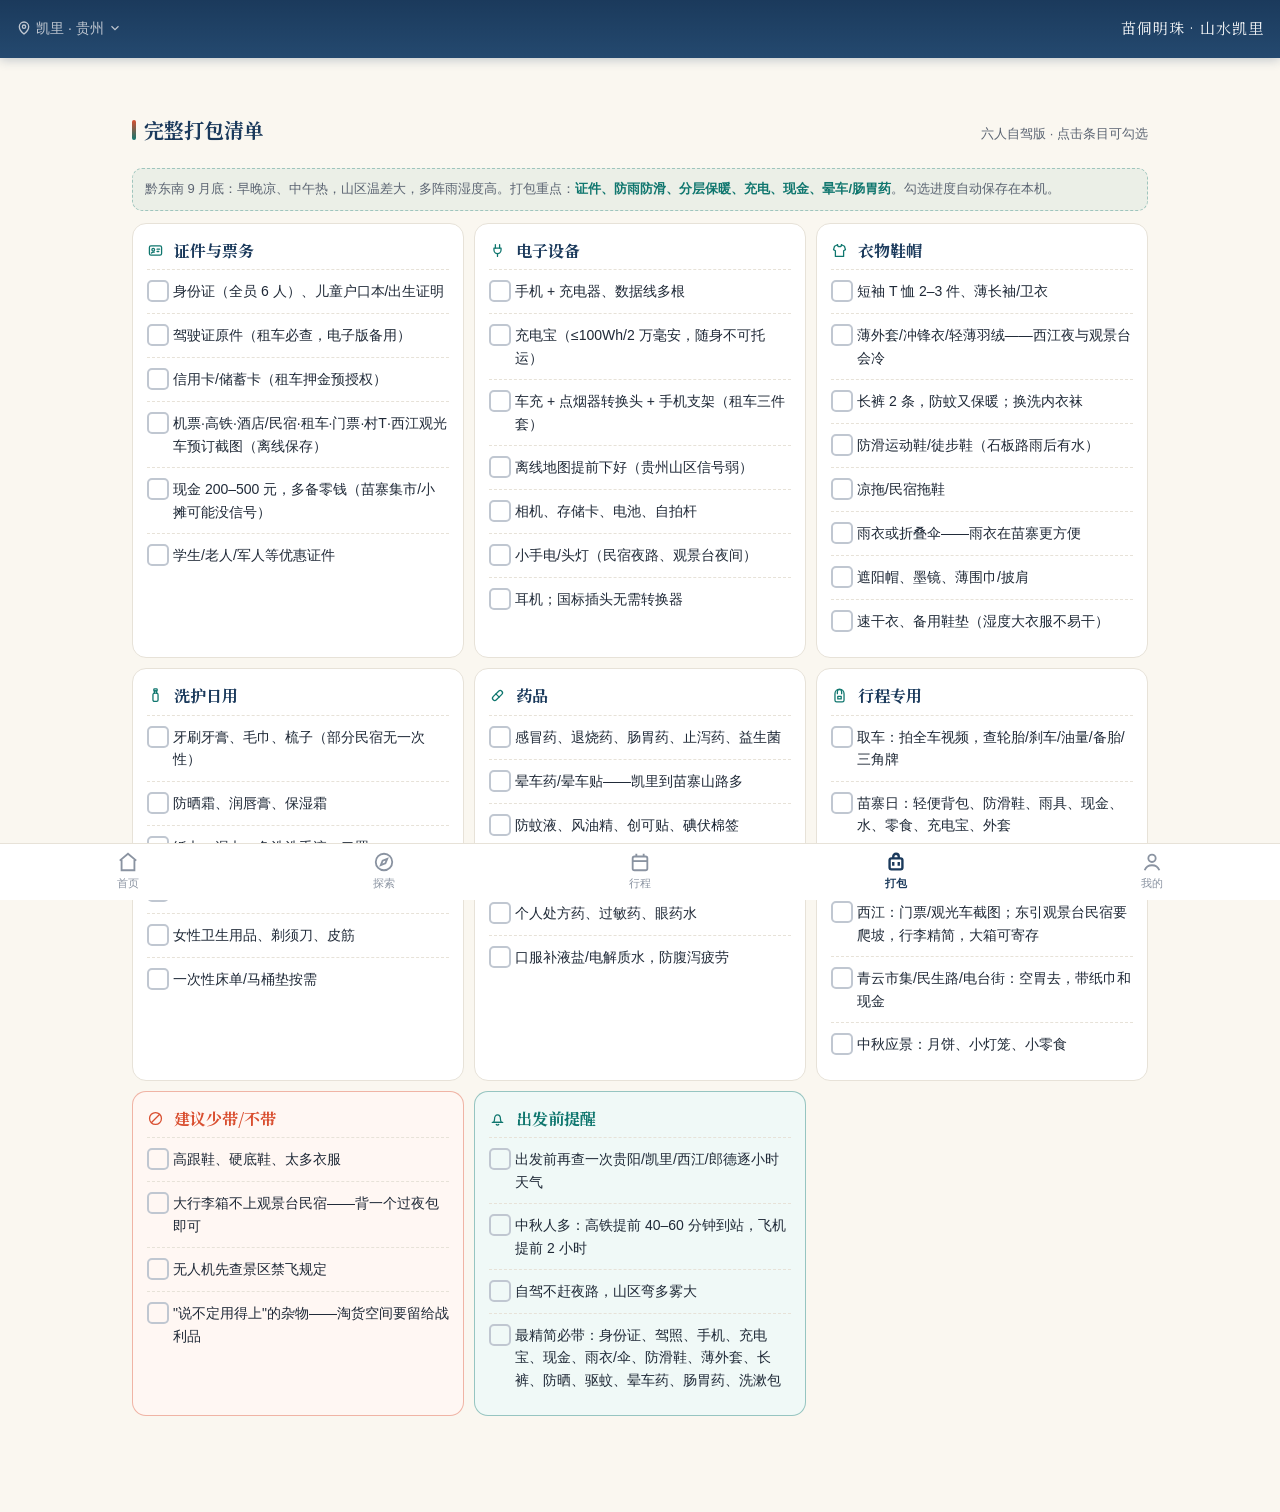
<file: pack.html>
<!DOCTYPE html>
<html lang="zh-CN">
<head>
<meta charset="UTF-8">
<meta name="viewport" content="width=device-width, initial-scale=1.0, maximum-scale=1.0, user-scalable=no, viewport-fit=cover">
<meta name="theme-color" content="#1B3A5C">
<meta name="description" content="六人自驾完整打包清单：证件票务、电子设备、衣物鞋帽、洗护日用、药品、行程专用与少带提醒，点击条目可勾选。">
<title>打包清单 | 中秋贵州·凯里行</title>
<link rel="manifest" href="manifest.webmanifest">
<link rel="icon" href="assets/icon-192.png">
<link rel="apple-touch-icon" href="assets/icon-192.png">
<!-- 标题字体已自托管为子集（assets/fonts/noto-serif-sc-subset.woff2），不再请求 Google Fonts -->
<!-- shell:critical — 首帧即上主题底色，避免外部样式表到达前出现白闪 -->
<style>html{background:#FAF7F0}</style>
<link rel="preload" as="font" type="font/woff2" href="assets/fonts/noto-serif-sc-subset.woff2" crossorigin>
<link rel="stylesheet" href="css/style.css">
</head>
<body data-page="pack">
<!-- shell:icons — 手绘 SVG 图标雪碧图，改图标请改 tools/build-shell.py 后重跑 -->
<svg class="ic-sprite" aria-hidden="true" focusable="false">
  <symbol id="i-locate" viewBox="0 0 24 24"><path d="M12 21s-6.5-5.4-6.5-10.2A6.5 6.5 0 0 1 18.5 10.8C18.5 15.6 12 21 12 21z"/><circle cx="12" cy="10.6" r="2.4"/></symbol>
  <symbol id="i-heart" viewBox="0 0 24 24"><path d="M20.8 4.8a5.4 5.4 0 0 0-7.6 0L12 6.1l-1.2-1.3a5.4 5.4 0 0 0-7.6 7.6l1.2 1.3L12 21l7.6-7.3 1.2-1.3a5.4 5.4 0 0 0 0-7.6z"/></symbol>
  <symbol id="i-close" viewBox="0 0 24 24"><path d="M6.4 6.4 17.6 17.6M17.6 6.4 6.4 17.6"/></symbol>
  <symbol id="i-search" viewBox="0 0 24 24"><circle cx="10.8" cy="10.8" r="6.4"/><path d="m20 20-4.6-4.6"/></symbol>
  <symbol id="i-chevron" viewBox="0 0 24 24"><path d="m9.5 5 6.5 7-6.5 7"/></symbol>
  <symbol id="i-up" viewBox="0 0 24 24"><path d="M12 19.6V6.6"/><path d="m6.6 12.2 5.4-5.4 5.4 5.4"/></symbol>
  <symbol id="i-check" viewBox="0 0 24 24"><path d="m5 12.6 4.6 4.6L19 6.6"/></symbol>
  <symbol id="i-bulb" viewBox="0 0 24 24"><path d="M9.6 18.4h4.8"/><path d="M10.6 20.8h2.8"/><path d="M12 3.4a5.8 5.8 0 0 1 3.5 10.5c-.7.5-1.1 1.3-1.1 2.1H9.6c0-.8-.4-1.6-1.1-2.1A5.8 5.8 0 0 1 12 3.4z"/></symbol>
  <symbol id="i-download" viewBox="0 0 24 24"><path d="M12 3.8v10.2"/><path d="m8.2 10.4 3.8 3.8 3.8-3.8"/><path d="M4.6 18v1.6a2 2 0 0 0 2 2h10.8a2 2 0 0 0 2-2V18"/></symbol>
  <symbol id="i-install" viewBox="0 0 24 24"><rect x="7" y="3.2" width="10" height="17.6" rx="2.2"/><path d="M10.6 6.4h2.8"/><path d="M12 9.6v5.4"/><path d="m10.1 12.4 1.9 2 1.9-2"/></symbol>
  <symbol id="i-bag" viewBox="0 0 24 24"><rect x="4.2" y="8" width="15.6" height="12" rx="2.2"/><path d="M9 8V6.2a3 3 0 0 1 6 0V8"/><path d="M9 12.4v3.6M15 12.4v3.6"/></symbol>
  <symbol id="i-map" viewBox="0 0 24 24"><path d="M9 4 3.5 6.5v13L9 17l6 2.5L21 17V4l-6 2.5z"/><path d="M9 4v13M15 6.5v13"/></symbol>
  <symbol id="i-trash" viewBox="0 0 24 24"><path d="M4.6 7h14.8"/><path d="M9.6 7V5.4A1.4 1.4 0 0 1 11 4h2a1.4 1.4 0 0 1 1.4 1.4V7"/><path d="M6.7 7l.8 12.1a2 2 0 0 0 2 1.9h5a2 2 0 0 0 2-1.9L17.3 7"/><path d="M10.4 11v6M13.6 11v6"/></symbol>
  <symbol id="i-chat" viewBox="0 0 24 24"><path d="M4 6.6A2.6 2.6 0 0 1 6.6 4h10.8A2.6 2.6 0 0 1 20 6.6V14a2.6 2.6 0 0 1-2.6 2.6H9.4L4 20.4z"/><circle cx="9" cy="10.4" r=".9" fill="currentColor" stroke="none"/><circle cx="12" cy="10.4" r=".9" fill="currentColor" stroke="none"/><circle cx="15" cy="10.4" r=".9" fill="currentColor" stroke="none"/></symbol>
  <symbol id="i-calendar" viewBox="0 0 24 24"><rect x="4" y="5.4" width="16" height="14.2" rx="2.2"/><path d="M4 10h16M8.6 3.4v3.4M15.4 3.4v3.4"/></symbol>
  <symbol id="i-users" viewBox="0 0 24 24"><circle cx="9.4" cy="8.4" r="3.2"/><path d="M3.6 19.6c.8-3.4 3.2-5.2 5.8-5.2s5 1.8 5.8 5.2"/><path d="M16.2 5.6a3.2 3.2 0 0 1 0 6"/><path d="M17.4 14.8c2.2.6 3.6 2.4 4.2 4.8"/></symbol>
  <symbol id="i-note" viewBox="0 0 24 24"><path d="M6 3.6h8.4L19 8.2v12.2H6z"/><path d="M14 3.6v4.8h4.8"/><path d="M9 12.8h6M9 16.2h4"/></symbol>
  <symbol id="i-plane" viewBox="0 0 24 24"><path d="M21.4 3.2 2.8 10.4l6.6 2.4 2.4 6.6z"/><path d="M21.4 3.2 9.4 12.8"/></symbol>
  <symbol id="i-sun" viewBox="0 0 24 24"><circle cx="8" cy="7.6" r="2.9"/><path d="M8 2.8v1.5M3.1 7.6h1.5M11.4 7.6h1.5M4.5 4.1 3.6 3.2M11.5 4.1l.9-.9"/><path d="M17.6 18.6H9.4a3.3 3.3 0 0 1 .2-6.6 4.6 4.6 0 0 1 8.6.8 3.4 3.4 0 0 1-.6 5.8z"/></symbol>
  <symbol id="i-moon" viewBox="0 0 24 24"><circle cx="11.4" cy="12.8" r="7"/><circle cx="9" cy="10.6" r="1.3"/><circle cx="13.6" cy="14.4" r="1"/><circle cx="11" cy="16.2" r=".7"/><path d="M19.4 3.4l.5 1.4 1.4.5-1.4.5-.5 1.4-.5-1.4-1.4-.5 1.4-.5z" fill="currentColor" stroke="none"/></symbol>
  <symbol id="i-music" viewBox="0 0 24 24"><circle cx="7.6" cy="17.4" r="2.6"/><circle cx="16.4" cy="15.2" r="2.6"/><path d="M10.2 17.4V6.6l8.8-1.8v10.4"/></symbol>
  <symbol id="i-bowl" viewBox="0 0 24 24"><path d="M3.8 11.6h16.4a8.2 8.2 0 0 1-16.4 0z"/><path d="M2.6 11.6h18.8"/><path d="M9.4 8.6c1.2-1.4 1.2-2.6 0-4M14.6 8.6c1.2-1.4 1.2-2.6 0-4"/></symbol>
  <symbol id="i-noodle" viewBox="0 0 24 24"><path d="M4.4 12.2h15.2a7.6 7.6 0 0 1-15.2 0z"/><path d="M3.2 12.2h17.6"/><path d="M14.6 3.2 20.8 9.4M17.4 2.6 21.6 6.8"/><path d="M8.8 9.4c2.4-1.6 4.4 1.6 6.8 0"/></symbol>
  <symbol id="i-rice" viewBox="0 0 24 24"><path d="M4 12.6h16a8 8 0 0 1-16 0z"/><path d="M2.8 12.6h18.4"/><path d="M6.8 12.6a5.2 5.2 0 0 1 10.4 0"/><circle cx="10.2" cy="9.6" r=".7" fill="currentColor" stroke="none"/><circle cx="13.6" cy="10" r=".7" fill="currentColor" stroke="none"/></symbol>
  <symbol id="i-fish" viewBox="0 0 24 24"><path d="M15 12c-2.4-3.8-5-5.4-7.6-5.4C4.6 6.6 3 9.2 3 12s1.6 5.4 4.4 5.4c2.6 0 5.2-1.6 7.6-5.4z"/><path d="M15 7.4 20.4 12 15 16.6z"/><circle cx="6.6" cy="10.8" r=".8" fill="currentColor" stroke="none"/></symbol>
  <symbol id="i-meat" viewBox="0 0 24 24"><path d="M5.2 8.2c3.6-3 8.6-3.4 12.2-.8 3 2.2 3.4 6 .8 8.8-2.6 2.8-7.4 3.6-11 1.6-3.6-2-4.6-6.8-2-9.6z"/><path d="M8 10.8c2.8-1.4 5.8-.8 7.6 1.6"/></symbol>
  <symbol id="i-chili" viewBox="0 0 24 24"><path d="M8 19.4c-3-3.8-2.2-9 1.8-11.2 2.6-1.4 5.2-.4 5.8 1.6-3.6 1-5.6 4.2-4.6 7.6.4 1.4-.6 2.6-3 2z"/><path d="M13.4 6.4c1.2-1.6 2.8-1.8 4.2-1-.4 1.4-1.4 2.4-2.8 2.6"/></symbol>
  <symbol id="i-fire" viewBox="0 0 24 24"><path d="M12 20.8c3.3 0 5.8-2.3 5.8-5.4 0-5.6-5.8-6.6-5.8-11.4 0 0-6.2 3.2-6.2 9.6 0 4 3 7.2 6.2 7.2z"/><path d="M12 20.8c1.7 0 3-1.2 3-2.9 0-2.4-2.4-3.4-2.4-5.9 0 0-3 1.7-3 4.7 0 2.3 1.1 4.1 2.4 4.1z"/></symbol>
  <symbol id="i-drumstick" viewBox="0 0 24 24"><path d="M18.4 5.2c1 2.6-.4 5.4-3 7-2.4 1.4-5.2 1.6-7.4.6l2.2-2.2c1.8-1.8 2.4-4.4 1.4-6.4z"/><path d="M8.2 12.6 5.2 15.6"/><circle cx="4.4" cy="17" r="1.8"/><circle cx="7" cy="14.4" r="1.8"/></symbol>
  <symbol id="i-dumpling" viewBox="0 0 24 24"><path d="M3.8 15.6c0-4 3.7-7.2 8.2-7.2s8.2 3.2 8.2 7.2z"/><path d="M3.8 15.6h16.4"/><path d="M7.2 10.8c-.6 1.4-1 3-1 4.8M12 8.8v6.8M16.8 10.8c.6 1.4 1 3 1 4.8"/></symbol>
  <symbol id="i-tofu" viewBox="0 0 24 24"><rect x="4.4" y="6.8" width="15.2" height="11" rx="2"/><path d="M4.4 11.4h15.2M9.8 6.8v11"/></symbol>
  <symbol id="i-veg" viewBox="0 0 24 24"><path d="M6.6 17.8C4 15 4.6 9.6 9.4 6.8c4.8-2.8 10-1.2 11.4 3 1.4 4.4-2.2 9-7 9.8-2.8.4-5.6.2-7.2-1.8z"/><path d="M9.6 17.4C11.6 12.8 14.2 9.4 17.8 7.4"/></symbol>
  <symbol id="i-skewer" viewBox="0 0 24 24"><path d="M9.2 21V4.2"/><circle cx="9.2" cy="7.6" r="2.5"/><circle cx="9.2" cy="12.6" r="2.5"/><circle cx="9.2" cy="17.6" r="2.5"/></symbol>
  <symbol id="i-drink" viewBox="0 0 24 24"><path d="M6.6 6.6h10.8l-1.4 13a2 2 0 0 1-2 1.8h-4a2 2 0 0 1-2-1.8z"/><path d="M5.4 6.6h13.2"/><path d="M14.6 2.8 12.4 7"/><path d="M9.6 11.4h4.4v3.4H9.6z"/></symbol>
  <symbol id="i-pig" viewBox="0 0 24 24"><circle cx="12" cy="12.6" r="6.8"/><path d="M6.6 8 5.2 4.4l3.8 1.6M17.4 8l1.4-3.6-3.8 1.6"/><ellipse cx="12" cy="14.2" rx="3.2" ry="2.2"/><circle cx="10.8" cy="14.2" r=".6" fill="currentColor" stroke="none"/><circle cx="13.2" cy="14.2" r=".6" fill="currentColor" stroke="none"/><circle cx="9.4" cy="10.8" r=".7" fill="currentColor" stroke="none"/><circle cx="14.6" cy="10.8" r=".7" fill="currentColor" stroke="none"/></symbol>
  <symbol id="i-hotel" viewBox="0 0 24 24"><path d="M3.4 20.4V7.6"/><path d="M3.4 14.4h17.2v6"/><path d="M8 11.6a2.4 2.4 0 0 1 2.4-2.4h5.6a2.4 2.4 0 0 1 2.4 2.4v2.8"/></symbol>
  <symbol id="i-craft" viewBox="0 0 24 24"><path d="M12 3.6 20.4 12 12 20.4 3.6 12z"/><path d="M12 8.2 15.8 12 12 15.8 8.2 12z"/></symbol>
  <symbol id="i-silver" viewBox="0 0 24 24"><path d="M4.6 5.6c0 6.4 3.3 10.6 7.4 12.8 4.1-2.2 7.4-6.4 7.4-12.8"/><path d="M4.6 5.6h14.8"/><circle cx="12" cy="19.4" r="1.5"/></symbol>
  <symbol id="i-wine" viewBox="0 0 24 24"><path d="M7 6.8h10l-1.2 11.2a2.4 2.4 0 0 1-2.4 2.2h-2.8a2.4 2.4 0 0 1-2.4-2.2z"/><path d="M7 6.8c0-2 2.2-3.4 5-3.4s5 1.4 5 3.4"/><path d="M8.2 11.6h7.6"/></symbol>
  <symbol id="i-stage" viewBox="0 0 24 24"><path d="M3.6 20.4V6.4M20.4 20.4V6.4"/><path d="M3.6 6.4h16.8"/><path d="M6 6.4c0 5.4 2 9.2 6 9.6 4-.4 6-4.2 6-9.6"/></symbol>
  <symbol id="i-house" viewBox="0 0 24 24"><path d="M3.6 10.6 12 4.2l8.4 6.4"/><path d="M6.2 9.4v5.2h11.6V9.4"/><path d="M8.6 14.6v5.8M15.4 14.6v5.8"/><path d="M6.4 20.4h11.2"/></symbol>
  <symbol id="i-compass" viewBox="0 0 24 24"><circle cx="12" cy="12" r="8.4"/><path d="m15.2 8.8-2.2 5.6-5.6 2.2 2.2-5.6z"/></symbol>
  <symbol id="i-card" viewBox="0 0 24 24"><rect x="3.4" y="5.4" width="17.2" height="13.2" rx="2.2"/><circle cx="8.8" cy="11" r="1.9"/><path d="M14.2 10.2h3.6M14.2 13.4h2.4"/><path d="M6.2 15.6c1.2-1 2.6-1.4 4-1.2"/></symbol>
  <symbol id="i-plug" viewBox="0 0 24 24"><path d="M9 3.6v5M15 3.6v5"/><path d="M7 8.6h10v2.8a5 5 0 0 1-10 0z"/><path d="M12 16.4v4"/></symbol>
  <symbol id="i-coat" viewBox="0 0 24 24"><path d="M9.2 3.8 5 6 3.6 10.8 6.2 12.4v8h11.6v-8l2.6-1.6-1.4-4.8-4.2-2.2"/><path d="M9.2 3.8c0 1.6 1.3 2.8 2.8 2.8s2.8-1.2 2.8-2.8"/></symbol>
  <symbol id="i-bottle" viewBox="0 0 24 24"><rect x="8.4" y="8.8" width="7.2" height="11.6" rx="2"/><path d="M10.4 8.8V5.6h3.2v3.2"/><rect x="9.6" y="2.6" width="4.8" height="3" rx="1"/></symbol>
  <symbol id="i-pill" viewBox="0 0 24 24"><g transform="rotate(-45 12 12)"><rect x="3.4" y="8.8" width="17.2" height="6.4" rx="3.2"/><path d="M12 8.8v6.4"/></g></symbol>
  <symbol id="i-backpack" viewBox="0 0 24 24"><path d="M5.6 9.4a6.4 6.4 0 0 1 12.8 0v9.2a2.4 2.4 0 0 1-2.4 2.4H8a2.4 2.4 0 0 1-2.4-2.4z"/><path d="M9 9.4V6.8a3 3 0 0 1 6 0v2.6"/><path d="M9.6 13.2h4.8v3.6H9.6z"/></symbol>
  <symbol id="i-ban" viewBox="0 0 24 24"><circle cx="12" cy="12" r="8.4"/><path d="M6.4 17.6 17.6 6.4"/></symbol>
  <symbol id="i-bell" viewBox="0 0 24 24"><path d="M6.4 17.4c1-1.2 1.4-2.6 1.4-4.2C7.8 9.4 9.6 7 12 7s4.2 2.4 4.2 6.2c0 1.6.4 3 1.4 4.2z"/><path d="M4.6 17.4h14.8"/><path d="M10.2 20.4a2.1 2.1 0 0 0 3.6 0"/></symbol>
</svg>
<!-- /shell:icons -->

<!-- shell:topbar — 由 tools/build-shell.py 生成，改壳请改脚本后重跑 -->
<header class="topbar">
  <div class="topbar-row">
    <button class="loc-btn" id="locBtn" aria-label="定位">
      <svg viewBox="0 0 24 24" width="16" height="16" fill="none" stroke="currentColor" stroke-width="2"><path d="M12 21s-7-5.5-7-11a7 7 0 1 1 14 0c0 5.5-7 11-7 11z"/><circle cx="12" cy="10" r="2.5"/></svg>
      <span id="locText">凯里 · 贵州</span>
      <svg viewBox="0 0 24 24" width="14" height="14" fill="none" stroke="currentColor" stroke-width="2"><path d="m6 9 6 6 6-6"/></svg>
    </button>
    <span class="topbar-title">苗侗明珠 · 山水凯里</span>
  </div>
</header>
<!-- /shell:topbar -->

<!-- shell:tabbar — 由 tools/build-shell.py 生成，改壳请改脚本后重跑 -->
<nav class="tabbar" aria-label="主导航">
  <a class="tab" href="index.html" aria-label="首页">
    <svg viewBox="0 0 24 24" fill="none" stroke="currentColor" stroke-width="2"><path d="M3 10.5 12 3l9 7.5"/><path d="M5 9.5V21h14V9.5"/></svg>
    <span>首页</span>
  </a>
  <a class="tab" href="explore.html" aria-label="探索">
    <svg viewBox="0 0 24 24" fill="none" stroke="currentColor" stroke-width="2"><circle cx="12" cy="12" r="9"/><path d="m15.5 8.5-2 5-5 2 2-5z"/></svg>
    <span>探索</span>
  </a>
  <a class="tab" href="trip.html" aria-label="行程">
    <svg viewBox="0 0 24 24" fill="none" stroke="currentColor" stroke-width="2"><path d="M8 3v3M16 3v3"/><rect x="4" y="6" width="16" height="15" rx="2"/><path d="M4 11h16"/></svg>
    <span>行程</span>
  </a>
  <a class="tab active" href="pack.html" aria-label="打包" aria-current="page">
    <svg viewBox="0 0 24 24" fill="none" stroke="currentColor" stroke-width="2"><rect x="5" y="8" width="14" height="12" rx="2"/><path d="M9 8V6a3 3 0 0 1 6 0v2M9 12v4M15 12v4"/></svg>
    <span>打包</span>
  </a>
  <a class="tab" href="me.html" aria-label="我的">
    <svg viewBox="0 0 24 24" fill="none" stroke="currentColor" stroke-width="2"><circle cx="12" cy="8" r="4"/><path d="M4 21c1.5-4 5-5.5 8-5.5s6.5 1.5 8 5.5"/></svg>
    <span>我的</span>
  </a>
</nav>
<!-- /shell:tabbar -->


<main id="app">
<section class="view" data-view="pack">
  <div class="sec-head"><h2>完整打包清单</h2><span class="sec-sub">六人自驾版 · 点击条目可勾选</span></div>
  <p class="pack-note">黔东南 9 月底：早晚凉、中午热，山区温差大，多阵雨湿度高。打包重点：<b>证件、防雨防滑、分层保暖、充电、现金、晕车/肠胃药</b>。勾选进度自动保存在本机。</p>
  <div class="pack-grid" id="packList">
    <div class="pack-card">
      <h3><svg class="ic h-ico" aria-hidden="true"><use href="#i-card"/></svg> 证件与票务</h3>
      <ul><li data-pack="证件与票-身份证全员6人儿" role="checkbox" tabindex="0" aria-checked="false">身份证（全员 6 人）、儿童户口本/出生证明</li><li data-pack="证件与票-驾驶证原件租车必" role="checkbox" tabindex="0" aria-checked="false">驾驶证原件（租车必查，电子版备用）</li><li data-pack="证件与票-信用卡储蓄卡租车" role="checkbox" tabindex="0" aria-checked="false">信用卡/储蓄卡（租车押金预授权）</li><li data-pack="证件与票-机票高铁酒店民宿" role="checkbox" tabindex="0" aria-checked="false">机票·高铁·酒店/民宿·租车·门票·村T·西江观光车预订截图（离线保存）</li><li data-pack="证件与票-现金200500" role="checkbox" tabindex="0" aria-checked="false">现金 200–500 元，多备零钱（苗寨集市/小摊可能没信号）</li><li data-pack="证件与票-学生老人军人等优" role="checkbox" tabindex="0" aria-checked="false">学生/老人/军人等优惠证件</li></ul>
    </div>
    <div class="pack-card">
      <h3><svg class="ic h-ico" aria-hidden="true"><use href="#i-plug"/></svg> 电子设备</h3>
      <ul><li data-pack="电子设备-手机充电器数据线" role="checkbox" tabindex="0" aria-checked="false">手机 + 充电器、数据线多根</li><li data-pack="电子设备-充电宝100Wh" role="checkbox" tabindex="0" aria-checked="false">充电宝（≤100Wh/2 万毫安，随身不可托运）</li><li data-pack="电子设备-车充点烟器转换头" role="checkbox" tabindex="0" aria-checked="false">车充 + 点烟器转换头 + 手机支架（租车三件套）</li><li data-pack="电子设备-离线地图提前下好" role="checkbox" tabindex="0" aria-checked="false">离线地图提前下好（贵州山区信号弱）</li><li data-pack="电子设备-相机存储卡电池自" role="checkbox" tabindex="0" aria-checked="false">相机、存储卡、电池、自拍杆</li><li data-pack="电子设备-小手电头灯民宿夜" role="checkbox" tabindex="0" aria-checked="false">小手电/头灯（民宿夜路、观景台夜间）</li><li data-pack="电子设备-耳机国标插头无需" role="checkbox" tabindex="0" aria-checked="false">耳机；国标插头无需转换器</li></ul>
    </div>
    <div class="pack-card">
      <h3><svg class="ic h-ico" aria-hidden="true"><use href="#i-coat"/></svg> 衣物鞋帽</h3>
      <ul><li data-pack="衣物鞋帽-短袖T恤23件薄" role="checkbox" tabindex="0" aria-checked="false">短袖 T 恤 2–3 件、薄长袖/卫衣</li><li data-pack="衣物鞋帽-薄外套冲锋衣轻薄" role="checkbox" tabindex="0" aria-checked="false">薄外套/冲锋衣/轻薄羽绒——西江夜与观景台会冷</li><li data-pack="衣物鞋帽-长裤2条防蚊又保" role="checkbox" tabindex="0" aria-checked="false">长裤 2 条，防蚊又保暖；换洗内衣袜</li><li data-pack="衣物鞋帽-防滑运动鞋徒步鞋" role="checkbox" tabindex="0" aria-checked="false">防滑运动鞋/徒步鞋（石板路雨后有水）</li><li data-pack="衣物鞋帽-凉拖民宿拖鞋" role="checkbox" tabindex="0" aria-checked="false">凉拖/民宿拖鞋</li><li data-pack="衣物鞋帽-雨衣或折叠伞雨衣" role="checkbox" tabindex="0" aria-checked="false">雨衣或折叠伞——雨衣在苗寨更方便</li><li data-pack="衣物鞋帽-遮阳帽墨镜薄围巾" role="checkbox" tabindex="0" aria-checked="false">遮阳帽、墨镜、薄围巾/披肩</li><li data-pack="衣物鞋帽-速干衣备用鞋垫湿" role="checkbox" tabindex="0" aria-checked="false">速干衣、备用鞋垫（湿度大衣服不易干）</li></ul>
    </div>
    <div class="pack-card">
      <h3><svg class="ic h-ico" aria-hidden="true"><use href="#i-bottle"/></svg> 洗护日用</h3>
      <ul><li data-pack="洗护日用-牙刷牙膏毛巾梳子" role="checkbox" tabindex="0" aria-checked="false">牙刷牙膏、毛巾、梳子（部分民宿无一次性）</li><li data-pack="洗护日用-防晒霜润唇膏保湿" role="checkbox" tabindex="0" aria-checked="false">防晒霜、润唇膏、保湿霜</li><li data-pack="洗护日用-纸巾湿巾免洗洗手" role="checkbox" tabindex="0" aria-checked="false">纸巾、湿巾、免洗洗手液、口罩</li><li data-pack="洗护日用-水杯保温杯密封袋" role="checkbox" tabindex="0" aria-checked="false">水杯/保温杯、密封袋、垃圾袋</li><li data-pack="洗护日用-女性卫生用品剃须" role="checkbox" tabindex="0" aria-checked="false">女性卫生用品、剃须刀、皮筋</li><li data-pack="洗护日用-一次性床单马桶垫" role="checkbox" tabindex="0" aria-checked="false">一次性床单/马桶垫按需</li></ul>
    </div>
    <div class="pack-card">
      <h3><svg class="ic h-ico" aria-hidden="true"><use href="#i-pill"/></svg> 药品</h3>
      <ul><li data-pack="药品-感冒药退烧药肠胃" role="checkbox" tabindex="0" aria-checked="false">感冒药、退烧药、肠胃药、止泻药、益生菌</li><li data-pack="药品-晕车药晕车贴凯里" role="checkbox" tabindex="0" aria-checked="false">晕车药/晕车贴——凯里到苗寨山路多</li><li data-pack="药品-防蚊液风油精创可" role="checkbox" tabindex="0" aria-checked="false">防蚊液、风油精、创可贴、碘伏棉签</li><li data-pack="药品-解酒药护肝片郎德" role="checkbox" tabindex="0" aria-checked="false">解酒药/护肝片（郎德拦门酒量力而行）</li><li data-pack="药品-个人处方药过敏药" role="checkbox" tabindex="0" aria-checked="false">个人处方药、过敏药、眼药水</li><li data-pack="药品-口服补液盐电解质" role="checkbox" tabindex="0" aria-checked="false">口服补液盐/电解质水，防腹泻疲劳</li></ul>
    </div>
    <div class="pack-card">
      <h3><svg class="ic h-ico" aria-hidden="true"><use href="#i-backpack"/></svg> 行程专用</h3>
      <ul><li data-pack="行程专用-取车拍全车视频查" role="checkbox" tabindex="0" aria-checked="false">取车：拍全车视频，查轮胎/刹车/油量/备胎/三角牌</li><li data-pack="行程专用-苗寨日轻便背包防" role="checkbox" tabindex="0" aria-checked="false">苗寨日：轻便背包、防滑鞋、雨具、现金、水、零食、充电宝、外套</li><li data-pack="行程专用-拦门酒不能喝提前" role="checkbox" tabindex="0" aria-checked="false">拦门酒：不能喝提前说明，沾唇即可</li><li data-pack="行程专用-西江门票观光车截" role="checkbox" tabindex="0" aria-checked="false">西江：门票/观光车截图；东引观景台民宿要爬坡，行李精简，大箱可寄存</li><li data-pack="行程专用-青云市集民生路电" role="checkbox" tabindex="0" aria-checked="false">青云市集/民生路/电台街：空胃去，带纸巾和现金</li><li data-pack="行程专用-中秋应景月饼小灯" role="checkbox" tabindex="0" aria-checked="false">中秋应景：月饼、小灯笼、小零食</li></ul>
    </div>
    <div class="pack-card warn">
      <h3><svg class="ic h-ico" aria-hidden="true"><use href="#i-ban"/></svg> 建议少带/不带</h3>
      <ul><li data-pack="建议少带-高跟鞋硬底鞋太多" role="checkbox" tabindex="0" aria-checked="false">高跟鞋、硬底鞋、太多衣服</li><li data-pack="建议少带-大行李箱不上观景" role="checkbox" tabindex="0" aria-checked="false">大行李箱不上观景台民宿——背一个过夜包即可</li><li data-pack="建议少带-无人机先查景区禁" role="checkbox" tabindex="0" aria-checked="false">无人机先查景区禁飞规定</li><li data-pack="建议少带-说不定用得上的杂" role="checkbox" tabindex="0" aria-checked="false">"说不定用得上"的杂物——淘货空间要留给战利品</li></ul>
    </div>
    <div class="pack-card tip">
      <h3><svg class="ic h-ico" aria-hidden="true"><use href="#i-bell"/></svg> 出发前提醒</h3>
      <ul><li data-pack="出发前提-出发前再查一次贵" role="checkbox" tabindex="0" aria-checked="false">出发前再查一次贵阳/凯里/西江/郎德逐小时天气</li><li data-pack="出发前提-中秋人多高铁提前" role="checkbox" tabindex="0" aria-checked="false">中秋人多：高铁提前 40–60 分钟到站，飞机提前 2 小时</li><li data-pack="出发前提-自驾不赶夜路山区" role="checkbox" tabindex="0" aria-checked="false">自驾不赶夜路，山区弯多雾大</li><li data-pack="出发前提-最精简必带身份证" role="checkbox" tabindex="0" aria-checked="false">最精简必带：身份证、驾照、手机、充电宝、现金、雨衣/伞、防滑鞋、薄外套、长裤、防晒、驱蚊、晕车药、肠胃药、洗漱包</li></ul>
    </div>
  </div>
</section>
</main>

<script src="js/data.js" defer></script>
<script src="js/layout.js" defer></script>
<script src="js/app.js" defer></script>
</body>
</html>
</file>
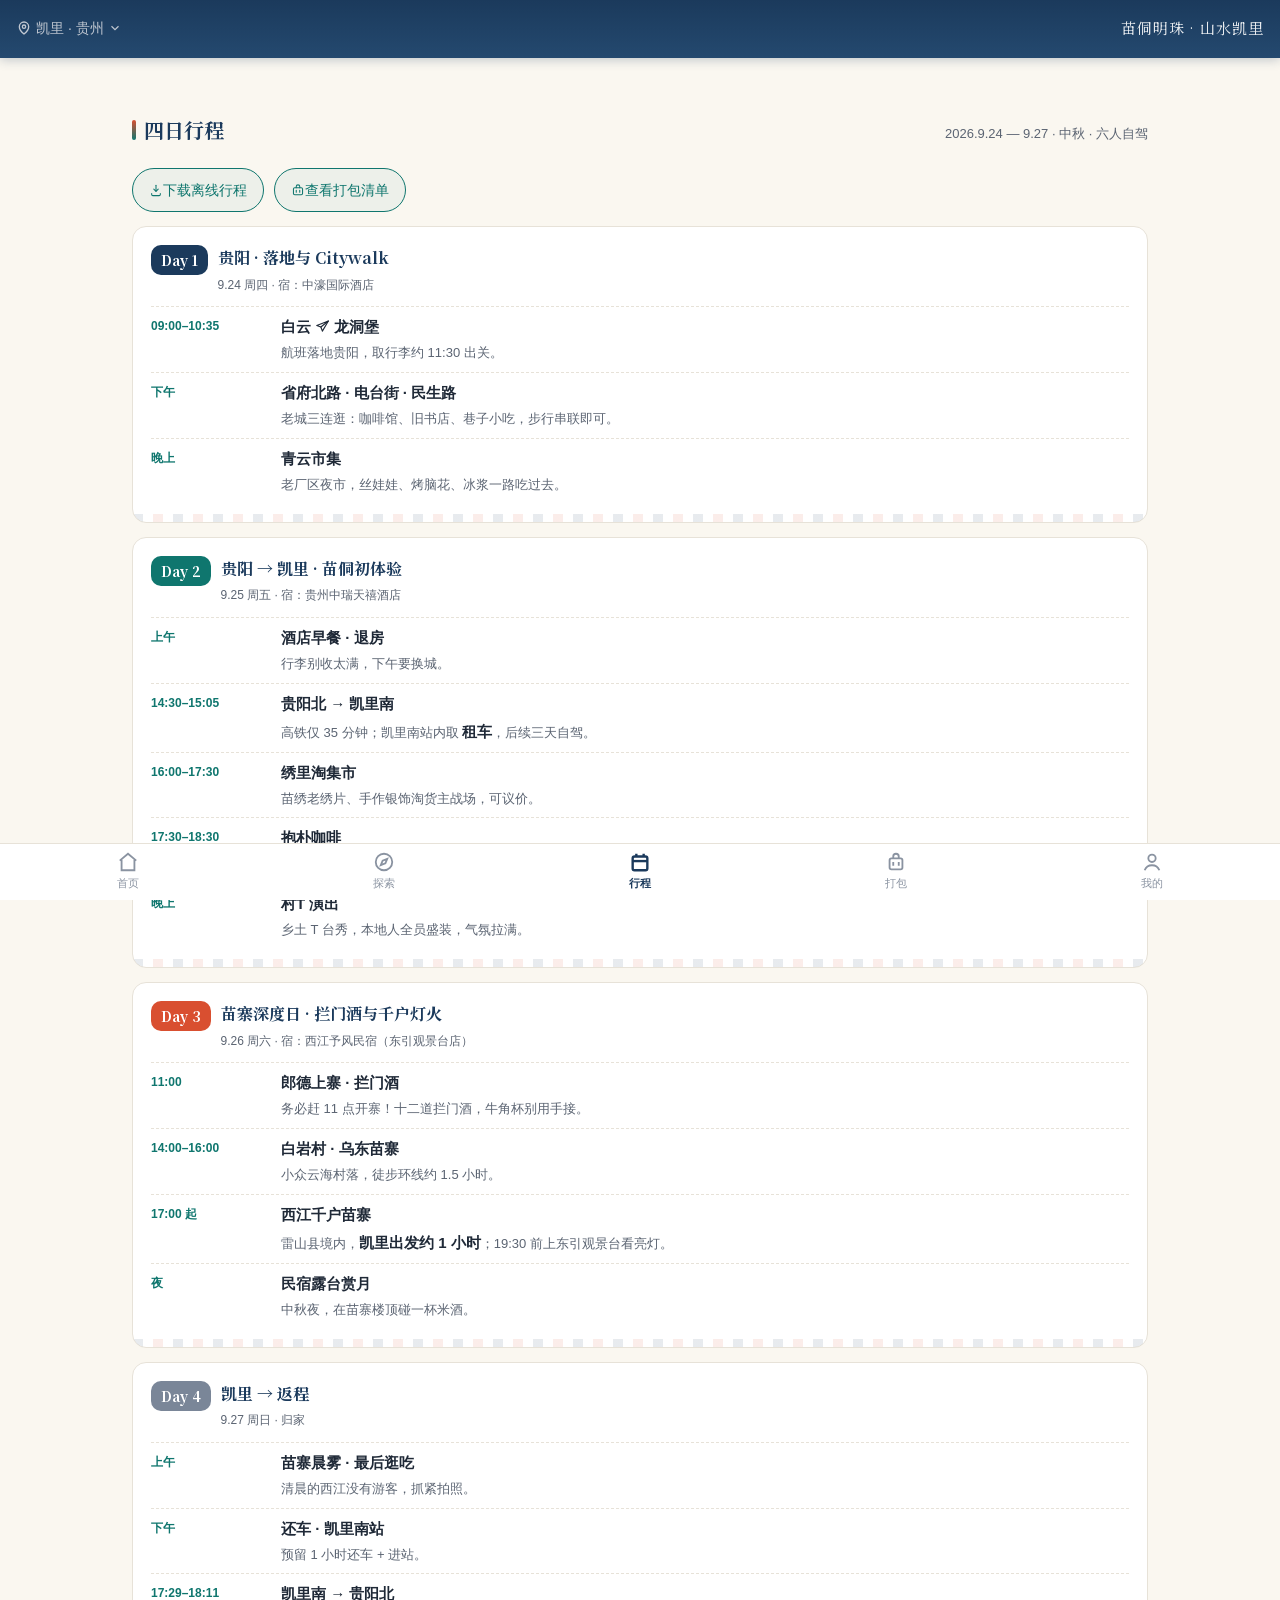
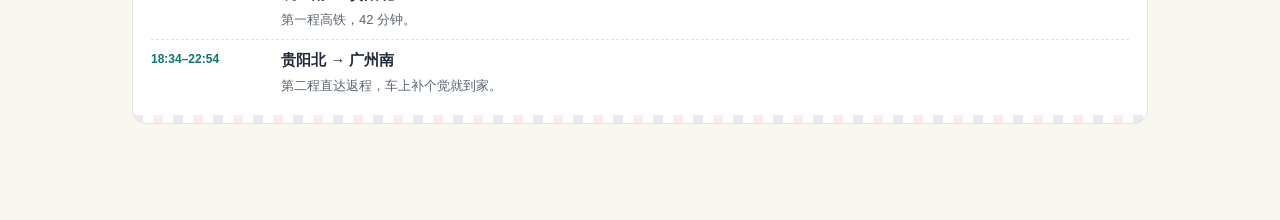
<file: trip.html>
<!DOCTYPE html>
<html lang="zh-CN">
<head>
<meta charset="UTF-8">
<meta name="viewport" content="width=device-width, initial-scale=1.0, maximum-scale=1.0, user-scalable=no, viewport-fit=cover">
<meta name="theme-color" content="#1B3A5C">
<meta name="description" content="四日行程时间线：贵阳 Citywalk、高铁南下凯里、郎德上寨拦门酒、西江千户苗寨、返程；附六人自驾完整打包清单。">
<title>行程 | 中秋贵州·凯里行</title>
<link rel="manifest" href="manifest.webmanifest">
<link rel="icon" href="assets/icon-192.png">
<link rel="apple-touch-icon" href="assets/icon-192.png">
<!-- 标题字体已自托管为子集（assets/fonts/noto-serif-sc-subset.woff2），不再请求 Google Fonts -->
<!-- shell:critical — 首帧即上主题底色，避免外部样式表到达前出现白闪 -->
<style>html{background:#FAF7F0}</style>
<link rel="preload" as="font" type="font/woff2" href="assets/fonts/noto-serif-sc-subset.woff2" crossorigin>
<link rel="stylesheet" href="css/style.css">
</head>
<body data-page="trip">
<!-- shell:icons — 手绘 SVG 图标雪碧图，改图标请改 tools/build-shell.py 后重跑 -->
<svg class="ic-sprite" aria-hidden="true" focusable="false">
  <symbol id="i-locate" viewBox="0 0 24 24"><path d="M12 21s-6.5-5.4-6.5-10.2A6.5 6.5 0 0 1 18.5 10.8C18.5 15.6 12 21 12 21z"/><circle cx="12" cy="10.6" r="2.4"/></symbol>
  <symbol id="i-heart" viewBox="0 0 24 24"><path d="M20.8 4.8a5.4 5.4 0 0 0-7.6 0L12 6.1l-1.2-1.3a5.4 5.4 0 0 0-7.6 7.6l1.2 1.3L12 21l7.6-7.3 1.2-1.3a5.4 5.4 0 0 0 0-7.6z"/></symbol>
  <symbol id="i-close" viewBox="0 0 24 24"><path d="M6.4 6.4 17.6 17.6M17.6 6.4 6.4 17.6"/></symbol>
  <symbol id="i-search" viewBox="0 0 24 24"><circle cx="10.8" cy="10.8" r="6.4"/><path d="m20 20-4.6-4.6"/></symbol>
  <symbol id="i-chevron" viewBox="0 0 24 24"><path d="m9.5 5 6.5 7-6.5 7"/></symbol>
  <symbol id="i-up" viewBox="0 0 24 24"><path d="M12 19.6V6.6"/><path d="m6.6 12.2 5.4-5.4 5.4 5.4"/></symbol>
  <symbol id="i-check" viewBox="0 0 24 24"><path d="m5 12.6 4.6 4.6L19 6.6"/></symbol>
  <symbol id="i-bulb" viewBox="0 0 24 24"><path d="M9.6 18.4h4.8"/><path d="M10.6 20.8h2.8"/><path d="M12 3.4a5.8 5.8 0 0 1 3.5 10.5c-.7.5-1.1 1.3-1.1 2.1H9.6c0-.8-.4-1.6-1.1-2.1A5.8 5.8 0 0 1 12 3.4z"/></symbol>
  <symbol id="i-download" viewBox="0 0 24 24"><path d="M12 3.8v10.2"/><path d="m8.2 10.4 3.8 3.8 3.8-3.8"/><path d="M4.6 18v1.6a2 2 0 0 0 2 2h10.8a2 2 0 0 0 2-2V18"/></symbol>
  <symbol id="i-install" viewBox="0 0 24 24"><rect x="7" y="3.2" width="10" height="17.6" rx="2.2"/><path d="M10.6 6.4h2.8"/><path d="M12 9.6v5.4"/><path d="m10.1 12.4 1.9 2 1.9-2"/></symbol>
  <symbol id="i-bag" viewBox="0 0 24 24"><rect x="4.2" y="8" width="15.6" height="12" rx="2.2"/><path d="M9 8V6.2a3 3 0 0 1 6 0V8"/><path d="M9 12.4v3.6M15 12.4v3.6"/></symbol>
  <symbol id="i-map" viewBox="0 0 24 24"><path d="M9 4 3.5 6.5v13L9 17l6 2.5L21 17V4l-6 2.5z"/><path d="M9 4v13M15 6.5v13"/></symbol>
  <symbol id="i-trash" viewBox="0 0 24 24"><path d="M4.6 7h14.8"/><path d="M9.6 7V5.4A1.4 1.4 0 0 1 11 4h2a1.4 1.4 0 0 1 1.4 1.4V7"/><path d="M6.7 7l.8 12.1a2 2 0 0 0 2 1.9h5a2 2 0 0 0 2-1.9L17.3 7"/><path d="M10.4 11v6M13.6 11v6"/></symbol>
  <symbol id="i-chat" viewBox="0 0 24 24"><path d="M4 6.6A2.6 2.6 0 0 1 6.6 4h10.8A2.6 2.6 0 0 1 20 6.6V14a2.6 2.6 0 0 1-2.6 2.6H9.4L4 20.4z"/><circle cx="9" cy="10.4" r=".9" fill="currentColor" stroke="none"/><circle cx="12" cy="10.4" r=".9" fill="currentColor" stroke="none"/><circle cx="15" cy="10.4" r=".9" fill="currentColor" stroke="none"/></symbol>
  <symbol id="i-calendar" viewBox="0 0 24 24"><rect x="4" y="5.4" width="16" height="14.2" rx="2.2"/><path d="M4 10h16M8.6 3.4v3.4M15.4 3.4v3.4"/></symbol>
  <symbol id="i-users" viewBox="0 0 24 24"><circle cx="9.4" cy="8.4" r="3.2"/><path d="M3.6 19.6c.8-3.4 3.2-5.2 5.8-5.2s5 1.8 5.8 5.2"/><path d="M16.2 5.6a3.2 3.2 0 0 1 0 6"/><path d="M17.4 14.8c2.2.6 3.6 2.4 4.2 4.8"/></symbol>
  <symbol id="i-note" viewBox="0 0 24 24"><path d="M6 3.6h8.4L19 8.2v12.2H6z"/><path d="M14 3.6v4.8h4.8"/><path d="M9 12.8h6M9 16.2h4"/></symbol>
  <symbol id="i-plane" viewBox="0 0 24 24"><path d="M21.4 3.2 2.8 10.4l6.6 2.4 2.4 6.6z"/><path d="M21.4 3.2 9.4 12.8"/></symbol>
  <symbol id="i-sun" viewBox="0 0 24 24"><circle cx="8" cy="7.6" r="2.9"/><path d="M8 2.8v1.5M3.1 7.6h1.5M11.4 7.6h1.5M4.5 4.1 3.6 3.2M11.5 4.1l.9-.9"/><path d="M17.6 18.6H9.4a3.3 3.3 0 0 1 .2-6.6 4.6 4.6 0 0 1 8.6.8 3.4 3.4 0 0 1-.6 5.8z"/></symbol>
  <symbol id="i-moon" viewBox="0 0 24 24"><circle cx="11.4" cy="12.8" r="7"/><circle cx="9" cy="10.6" r="1.3"/><circle cx="13.6" cy="14.4" r="1"/><circle cx="11" cy="16.2" r=".7"/><path d="M19.4 3.4l.5 1.4 1.4.5-1.4.5-.5 1.4-.5-1.4-1.4-.5 1.4-.5z" fill="currentColor" stroke="none"/></symbol>
  <symbol id="i-music" viewBox="0 0 24 24"><circle cx="7.6" cy="17.4" r="2.6"/><circle cx="16.4" cy="15.2" r="2.6"/><path d="M10.2 17.4V6.6l8.8-1.8v10.4"/></symbol>
  <symbol id="i-bowl" viewBox="0 0 24 24"><path d="M3.8 11.6h16.4a8.2 8.2 0 0 1-16.4 0z"/><path d="M2.6 11.6h18.8"/><path d="M9.4 8.6c1.2-1.4 1.2-2.6 0-4M14.6 8.6c1.2-1.4 1.2-2.6 0-4"/></symbol>
  <symbol id="i-noodle" viewBox="0 0 24 24"><path d="M4.4 12.2h15.2a7.6 7.6 0 0 1-15.2 0z"/><path d="M3.2 12.2h17.6"/><path d="M14.6 3.2 20.8 9.4M17.4 2.6 21.6 6.8"/><path d="M8.8 9.4c2.4-1.6 4.4 1.6 6.8 0"/></symbol>
  <symbol id="i-rice" viewBox="0 0 24 24"><path d="M4 12.6h16a8 8 0 0 1-16 0z"/><path d="M2.8 12.6h18.4"/><path d="M6.8 12.6a5.2 5.2 0 0 1 10.4 0"/><circle cx="10.2" cy="9.6" r=".7" fill="currentColor" stroke="none"/><circle cx="13.6" cy="10" r=".7" fill="currentColor" stroke="none"/></symbol>
  <symbol id="i-fish" viewBox="0 0 24 24"><path d="M15 12c-2.4-3.8-5-5.4-7.6-5.4C4.6 6.6 3 9.2 3 12s1.6 5.4 4.4 5.4c2.6 0 5.2-1.6 7.6-5.4z"/><path d="M15 7.4 20.4 12 15 16.6z"/><circle cx="6.6" cy="10.8" r=".8" fill="currentColor" stroke="none"/></symbol>
  <symbol id="i-meat" viewBox="0 0 24 24"><path d="M5.2 8.2c3.6-3 8.6-3.4 12.2-.8 3 2.2 3.4 6 .8 8.8-2.6 2.8-7.4 3.6-11 1.6-3.6-2-4.6-6.8-2-9.6z"/><path d="M8 10.8c2.8-1.4 5.8-.8 7.6 1.6"/></symbol>
  <symbol id="i-chili" viewBox="0 0 24 24"><path d="M8 19.4c-3-3.8-2.2-9 1.8-11.2 2.6-1.4 5.2-.4 5.8 1.6-3.6 1-5.6 4.2-4.6 7.6.4 1.4-.6 2.6-3 2z"/><path d="M13.4 6.4c1.2-1.6 2.8-1.8 4.2-1-.4 1.4-1.4 2.4-2.8 2.6"/></symbol>
  <symbol id="i-fire" viewBox="0 0 24 24"><path d="M12 20.8c3.3 0 5.8-2.3 5.8-5.4 0-5.6-5.8-6.6-5.8-11.4 0 0-6.2 3.2-6.2 9.6 0 4 3 7.2 6.2 7.2z"/><path d="M12 20.8c1.7 0 3-1.2 3-2.9 0-2.4-2.4-3.4-2.4-5.9 0 0-3 1.7-3 4.7 0 2.3 1.1 4.1 2.4 4.1z"/></symbol>
  <symbol id="i-drumstick" viewBox="0 0 24 24"><path d="M18.4 5.2c1 2.6-.4 5.4-3 7-2.4 1.4-5.2 1.6-7.4.6l2.2-2.2c1.8-1.8 2.4-4.4 1.4-6.4z"/><path d="M8.2 12.6 5.2 15.6"/><circle cx="4.4" cy="17" r="1.8"/><circle cx="7" cy="14.4" r="1.8"/></symbol>
  <symbol id="i-dumpling" viewBox="0 0 24 24"><path d="M3.8 15.6c0-4 3.7-7.2 8.2-7.2s8.2 3.2 8.2 7.2z"/><path d="M3.8 15.6h16.4"/><path d="M7.2 10.8c-.6 1.4-1 3-1 4.8M12 8.8v6.8M16.8 10.8c.6 1.4 1 3 1 4.8"/></symbol>
  <symbol id="i-tofu" viewBox="0 0 24 24"><rect x="4.4" y="6.8" width="15.2" height="11" rx="2"/><path d="M4.4 11.4h15.2M9.8 6.8v11"/></symbol>
  <symbol id="i-veg" viewBox="0 0 24 24"><path d="M6.6 17.8C4 15 4.6 9.6 9.4 6.8c4.8-2.8 10-1.2 11.4 3 1.4 4.4-2.2 9-7 9.8-2.8.4-5.6.2-7.2-1.8z"/><path d="M9.6 17.4C11.6 12.8 14.2 9.4 17.8 7.4"/></symbol>
  <symbol id="i-skewer" viewBox="0 0 24 24"><path d="M9.2 21V4.2"/><circle cx="9.2" cy="7.6" r="2.5"/><circle cx="9.2" cy="12.6" r="2.5"/><circle cx="9.2" cy="17.6" r="2.5"/></symbol>
  <symbol id="i-drink" viewBox="0 0 24 24"><path d="M6.6 6.6h10.8l-1.4 13a2 2 0 0 1-2 1.8h-4a2 2 0 0 1-2-1.8z"/><path d="M5.4 6.6h13.2"/><path d="M14.6 2.8 12.4 7"/><path d="M9.6 11.4h4.4v3.4H9.6z"/></symbol>
  <symbol id="i-pig" viewBox="0 0 24 24"><circle cx="12" cy="12.6" r="6.8"/><path d="M6.6 8 5.2 4.4l3.8 1.6M17.4 8l1.4-3.6-3.8 1.6"/><ellipse cx="12" cy="14.2" rx="3.2" ry="2.2"/><circle cx="10.8" cy="14.2" r=".6" fill="currentColor" stroke="none"/><circle cx="13.2" cy="14.2" r=".6" fill="currentColor" stroke="none"/><circle cx="9.4" cy="10.8" r=".7" fill="currentColor" stroke="none"/><circle cx="14.6" cy="10.8" r=".7" fill="currentColor" stroke="none"/></symbol>
  <symbol id="i-hotel" viewBox="0 0 24 24"><path d="M3.4 20.4V7.6"/><path d="M3.4 14.4h17.2v6"/><path d="M8 11.6a2.4 2.4 0 0 1 2.4-2.4h5.6a2.4 2.4 0 0 1 2.4 2.4v2.8"/></symbol>
  <symbol id="i-craft" viewBox="0 0 24 24"><path d="M12 3.6 20.4 12 12 20.4 3.6 12z"/><path d="M12 8.2 15.8 12 12 15.8 8.2 12z"/></symbol>
  <symbol id="i-silver" viewBox="0 0 24 24"><path d="M4.6 5.6c0 6.4 3.3 10.6 7.4 12.8 4.1-2.2 7.4-6.4 7.4-12.8"/><path d="M4.6 5.6h14.8"/><circle cx="12" cy="19.4" r="1.5"/></symbol>
  <symbol id="i-wine" viewBox="0 0 24 24"><path d="M7 6.8h10l-1.2 11.2a2.4 2.4 0 0 1-2.4 2.2h-2.8a2.4 2.4 0 0 1-2.4-2.2z"/><path d="M7 6.8c0-2 2.2-3.4 5-3.4s5 1.4 5 3.4"/><path d="M8.2 11.6h7.6"/></symbol>
  <symbol id="i-stage" viewBox="0 0 24 24"><path d="M3.6 20.4V6.4M20.4 20.4V6.4"/><path d="M3.6 6.4h16.8"/><path d="M6 6.4c0 5.4 2 9.2 6 9.6 4-.4 6-4.2 6-9.6"/></symbol>
  <symbol id="i-house" viewBox="0 0 24 24"><path d="M3.6 10.6 12 4.2l8.4 6.4"/><path d="M6.2 9.4v5.2h11.6V9.4"/><path d="M8.6 14.6v5.8M15.4 14.6v5.8"/><path d="M6.4 20.4h11.2"/></symbol>
  <symbol id="i-compass" viewBox="0 0 24 24"><circle cx="12" cy="12" r="8.4"/><path d="m15.2 8.8-2.2 5.6-5.6 2.2 2.2-5.6z"/></symbol>
  <symbol id="i-card" viewBox="0 0 24 24"><rect x="3.4" y="5.4" width="17.2" height="13.2" rx="2.2"/><circle cx="8.8" cy="11" r="1.9"/><path d="M14.2 10.2h3.6M14.2 13.4h2.4"/><path d="M6.2 15.6c1.2-1 2.6-1.4 4-1.2"/></symbol>
  <symbol id="i-plug" viewBox="0 0 24 24"><path d="M9 3.6v5M15 3.6v5"/><path d="M7 8.6h10v2.8a5 5 0 0 1-10 0z"/><path d="M12 16.4v4"/></symbol>
  <symbol id="i-coat" viewBox="0 0 24 24"><path d="M9.2 3.8 5 6 3.6 10.8 6.2 12.4v8h11.6v-8l2.6-1.6-1.4-4.8-4.2-2.2"/><path d="M9.2 3.8c0 1.6 1.3 2.8 2.8 2.8s2.8-1.2 2.8-2.8"/></symbol>
  <symbol id="i-bottle" viewBox="0 0 24 24"><rect x="8.4" y="8.8" width="7.2" height="11.6" rx="2"/><path d="M10.4 8.8V5.6h3.2v3.2"/><rect x="9.6" y="2.6" width="4.8" height="3" rx="1"/></symbol>
  <symbol id="i-pill" viewBox="0 0 24 24"><g transform="rotate(-45 12 12)"><rect x="3.4" y="8.8" width="17.2" height="6.4" rx="3.2"/><path d="M12 8.8v6.4"/></g></symbol>
  <symbol id="i-backpack" viewBox="0 0 24 24"><path d="M5.6 9.4a6.4 6.4 0 0 1 12.8 0v9.2a2.4 2.4 0 0 1-2.4 2.4H8a2.4 2.4 0 0 1-2.4-2.4z"/><path d="M9 9.4V6.8a3 3 0 0 1 6 0v2.6"/><path d="M9.6 13.2h4.8v3.6H9.6z"/></symbol>
  <symbol id="i-ban" viewBox="0 0 24 24"><circle cx="12" cy="12" r="8.4"/><path d="M6.4 17.6 17.6 6.4"/></symbol>
  <symbol id="i-bell" viewBox="0 0 24 24"><path d="M6.4 17.4c1-1.2 1.4-2.6 1.4-4.2C7.8 9.4 9.6 7 12 7s4.2 2.4 4.2 6.2c0 1.6.4 3 1.4 4.2z"/><path d="M4.6 17.4h14.8"/><path d="M10.2 20.4a2.1 2.1 0 0 0 3.6 0"/></symbol>
</svg>
<!-- /shell:icons -->

<!-- shell:topbar — 由 tools/build-shell.py 生成，改壳请改脚本后重跑 -->
<header class="topbar">
  <div class="topbar-row">
    <button class="loc-btn" id="locBtn" aria-label="定位">
      <svg viewBox="0 0 24 24" width="16" height="16" fill="none" stroke="currentColor" stroke-width="2"><path d="M12 21s-7-5.5-7-11a7 7 0 1 1 14 0c0 5.5-7 11-7 11z"/><circle cx="12" cy="10" r="2.5"/></svg>
      <span id="locText">凯里 · 贵州</span>
      <svg viewBox="0 0 24 24" width="14" height="14" fill="none" stroke="currentColor" stroke-width="2"><path d="m6 9 6 6 6-6"/></svg>
    </button>
    <span class="topbar-title">苗侗明珠 · 山水凯里</span>
  </div>
</header>
<!-- /shell:topbar -->

<!-- shell:tabbar — 由 tools/build-shell.py 生成，改壳请改脚本后重跑 -->
<nav class="tabbar" aria-label="主导航">
  <a class="tab" href="index.html" aria-label="首页">
    <svg viewBox="0 0 24 24" fill="none" stroke="currentColor" stroke-width="2"><path d="M3 10.5 12 3l9 7.5"/><path d="M5 9.5V21h14V9.5"/></svg>
    <span>首页</span>
  </a>
  <a class="tab" href="explore.html" aria-label="探索">
    <svg viewBox="0 0 24 24" fill="none" stroke="currentColor" stroke-width="2"><circle cx="12" cy="12" r="9"/><path d="m15.5 8.5-2 5-5 2 2-5z"/></svg>
    <span>探索</span>
  </a>
  <a class="tab active" href="trip.html" aria-label="行程" aria-current="page">
    <svg viewBox="0 0 24 24" fill="none" stroke="currentColor" stroke-width="2"><path d="M8 3v3M16 3v3"/><rect x="4" y="6" width="16" height="15" rx="2"/><path d="M4 11h16"/></svg>
    <span>行程</span>
  </a>
  <a class="tab" href="pack.html" aria-label="打包">
    <svg viewBox="0 0 24 24" fill="none" stroke="currentColor" stroke-width="2"><rect x="5" y="8" width="14" height="12" rx="2"/><path d="M9 8V6a3 3 0 0 1 6 0v2M9 12v4M15 12v4"/></svg>
    <span>打包</span>
  </a>
  <a class="tab" href="me.html" aria-label="我的">
    <svg viewBox="0 0 24 24" fill="none" stroke="currentColor" stroke-width="2"><circle cx="12" cy="8" r="4"/><path d="M4 21c1.5-4 5-5.5 8-5.5s6.5 1.5 8 5.5"/></svg>
    <span>我的</span>
  </a>
</nav>
<!-- /shell:tabbar -->


<main id="app">
<section class="view" data-view="trip">
  <div class="sec-head"><h2>四日行程</h2><span class="sec-sub">2026.9.24 — 9.27 · 中秋 · 六人自驾</span></div>
  <div class="trip-actions">
    <button class="btn-ghost" id="dlBtn"><svg class="ic" aria-hidden="true"><use href="#i-download"/></svg> 下载离线行程</button>
    <a class="btn-ghost" href="pack.html"><svg class="ic" aria-hidden="true"><use href="#i-bag"/></svg> 查看打包清单</a>
  </div>

  <div class="timeline">
    <!-- Day 1 -->
    <div class="day-card">
      <div class="day-head"><span class="day-badge">Day 1</span><div><h3>贵阳 · 落地与 Citywalk</h3><i>9.24 周四 · 宿：中濠国际酒店</i></div></div>
      <ul class="stop-list">
        <li><span class="t">09:00–10:35</span><b>白云 <svg class="ic" aria-hidden="true"><use href="#i-plane"/></svg> 龙洞堡</b><p>航班落地贵阳，取行李约 11:30 出关。</p></li>
        <li><span class="t">下午</span><b>省府北路 · 电台街 · 民生路</b><p>老城三连逛：咖啡馆、旧书店、巷子小吃，步行串联即可。</p></li>
        <li><span class="t">晚上</span><b>青云市集</b><p>老厂区夜市，丝娃娃、烤脑花、冰浆一路吃过去。</p></li>
      </ul>
    </div>
    <!-- Day 2 -->
    <div class="day-card">
      <div class="day-head"><span class="day-badge d2">Day 2</span><div><h3>贵阳 → 凯里 · 苗侗初体验</h3><i>9.25 周五 · 宿：贵州中瑞天禧酒店</i></div></div>
      <ul class="stop-list">
        <li><span class="t">上午</span><b>酒店早餐 · 退房</b><p>行李别收太满，下午要换城。</p></li>
        <li><span class="t">14:30–15:05</span><b>贵阳北 → 凯里南</b><p>高铁仅 35 分钟；凯里南站内取 <b>租车</b>，后续三天自驾。</p></li>
        <li><span class="t">16:00–17:30</span><b>绣里淘集市</b><p>苗绣老绣片、手作银饰淘货主战场，可议价。</p></li>
        <li><span class="t">17:30–18:30</span><b>抱朴咖啡</b><p>苗绣主题咖啡馆，歇脚 + 补咖啡因。</p></li>
        <li><span class="t">晚上</span><b>村T 演出</b><p>乡土 T 台秀，本地人全员盛装，气氛拉满。</p></li>
      </ul>
    </div>
    <!-- Day 3 -->
    <div class="day-card">
      <div class="day-head"><span class="day-badge d3">Day 3</span><div><h3>苗寨深度日 · 拦门酒与千户灯火</h3><i>9.26 周六 · 宿：西江予风民宿（东引观景台店）</i></div></div>
      <ul class="stop-list">
        <li><span class="t">11:00</span><b>郎德上寨 · 拦门酒</b><p>务必赶 11 点开寨！十二道拦门酒，牛角杯别用手接。</p></li>
        <li><span class="t">14:00–16:00</span><b>白岩村 · 乌东苗寨</b><p>小众云海村落，徒步环线约 1.5 小时。</p></li>
        <li><span class="t">17:00 起</span><b>西江千户苗寨</b><p>雷山县境内，<b>凯里出发约 1 小时</b>；19:30 前上东引观景台看亮灯。</p></li>
        <li><span class="t">夜</span><b>民宿露台赏月</b><p>中秋夜，在苗寨楼顶碰一杯米酒。</p></li>
      </ul>
    </div>
    <!-- Day 4 -->
    <div class="day-card">
      <div class="day-head"><span class="day-badge d4">Day 4</span><div><h3>凯里 → 返程</h3><i>9.27 周日 · 归家</i></div></div>
      <ul class="stop-list">
        <li><span class="t">上午</span><b>苗寨晨雾 · 最后逛吃</b><p>清晨的西江没有游客，抓紧拍照。</p></li>
        <li><span class="t">下午</span><b>还车 · 凯里南站</b><p>预留 1 小时还车 + 进站。</p></li>
        <li><span class="t">17:29–18:11</span><b>凯里南 → 贵阳北</b><p>第一程高铁，42 分钟。</p></li>
        <li><span class="t">18:34–22:54</span><b>贵阳北 → 广州南</b><p>第二程直达返程，车上补个觉就到家。</p></li>
      </ul>
    </div>
  </div>

  </section>
</main>

<script src="js/data.js" defer></script>
<script src="js/layout.js" defer></script>
<script src="js/app.js" defer></script>
</body>
</html>
</file>
<file: css/style.css>
/* ===== 中秋贵州·凯里行 =====
   主色 靛蓝 #1B3A5C | 青绿 #0F766E | 酸汤红 CTA #D94F30
   苗银 #C0C7D1 | 米白 #FAF7F0 | 正文 #1F2937
   标题 思源宋体/霞鹜文楷 · 正文 PingFang SC / Noto Sans SC */

/* ===== 标题字体：自托管子集 =====
   源字体 Noto Serif SC（Copyright 2017-2024 Adobe，SIL Open Font License 1.1）
   已按本站标题实际用字子集化，保留 wght 200-900 可变轴。
   单文件 167KB 取代原先 Google Fonts 的 221KB CSS + 1195KB 字体分片，且不再依赖第三方域名。
   新增/修改标题文案后，请重跑 tools/subset-font.py 重新生成。 */
@font-face {
  font-family: "Noto Serif SC";
  font-style: normal;
  font-weight: 200 900;
  font-display: swap;                       /* 字体未到货时先用系统宋体渲染，避免白屏 */
  src: url("../assets/fonts/noto-serif-sc-subset.woff2") format("woff2");
}

:root {
  --indigo: #1B3A5C;
  --teal: #0F766E;
  --cta: #D94F30;
  --silver: #C0C7D1;
  --bg: #FAF7F0;
  --ink: #1F2937;
  --ink-2: #5B6472;
  --card: #FFFFFF;
  --line: #E7E2D8;
  --radius: 14px;
  --pad: 16px;           /* 移动端卡片边距 16px */
  /* 标题字体：Noto Serif SC 由页面异步加载；未到货前用系统宋体兜底，避免字体切换时版式跳动 */
  --font-title: "Noto Serif SC", "Source Han Serif SC", "Songti SC", "SimSun", serif;
  --font-body: "PingFang SC", "Noto Sans SC", "Microsoft YaHei", sans-serif;
}

* { margin: 0; padding: 0; box-sizing: border-box; }
html {
  scroll-behavior: smooth;
  -webkit-text-size-adjust: 100%;
  background: var(--bg);          /* 画布底色；配合各页 head 里的内联 critical style，样式表到达前也不是白屏 */
  /* 去掉浏览器默认的点击高亮：点底部 Tab / 卡片时会闪一层灰蓝色，很像"页面闪了一下"。
     移除后由下方「点击反馈」小节提供受控的反馈，触感不丢。 */
  -webkit-tap-highlight-color: transparent;
  /* 禁掉双击缩放（保留单指拖动滚动与双指缩放能力由 viewport 元标签统一关闭）。
     双击缩放会带来 ~300ms 点击延迟，也会让固定定位的顶栏/底栏跟着缩放跳动。 */
  touch-action: manipulation;
}
body {
  font-family: var(--font-body);
  font-size: 16px;            /* 正文 ≥16px */
  line-height: 1.6;
  color: var(--ink);
  background: var(--bg);
  padding-bottom: calc(64px + env(safe-area-inset-bottom));
}
img { display: block; max-width: 100%; height: auto; }
button { font: inherit; color: inherit; background: none; border: 0; cursor: pointer; min-height: 44px; } /* 触控目标 ≥44px */
a { color: inherit; text-decoration: none; }
h1, h2, h3 { font-family: var(--font-title); }

/* ===== 苗绣几何纹样水印（5%-10% 透明度边框） ===== */
.pattern-edge {
  position: relative;
}
.pattern-edge::before {
  content: "";
  position: absolute; inset: 0;
  border: 6px solid rgba(27, 58, 92, .08);      /* 苗绣边框水印 5%-10% */
  border-image: repeating-linear-gradient(45deg,
      rgba(27,58,92,.09) 0 8px, rgba(15,118,110,.07) 8px 16px,
      rgba(217,79,48,.08) 16px 24px, rgba(192,199,209,.10) 24px 32px) 6;
  pointer-events: none;
  border-radius: inherit;
}
.watermark::after {
  content: "";
  position: absolute; inset: 0;
  background:
    radial-gradient(circle at 88% 12%, rgba(27,58,92,.06) 0 10px, transparent 11px),
    radial-gradient(circle at 88% 12%, rgba(27,58,92,.06) 0 18px, transparent 19px),
    repeating-conic-gradient(from 0deg at 88% 12%, rgba(15,118,110,.05) 0 22.5deg, transparent 22.5deg 45deg);
  pointer-events: none;
}

/* ===== 手绘 SVG 图标 =====
   全站不再用 emoji 或字符图标（✕ ↑ ♡ ❤ 📍 › ✓ …）：emoji 各平台字形不一致，
   字符图标又会随字体 fallback 变形、粗细跳动。现在统一画成 24×24 线性图标，
   定义在 body 顶部的雪碧图里（tools/build-shell.py 注入），引用方式：
       <svg class="ic"><use href="#i-heart"/></svg>
   尺寸走 em（跟字号一起缩放），描边 currentColor（跟文字颜色走）。
   少数需要实心的点缀（眼睛、圆点）在 symbol 里显式 fill="currentColor"。 */
.ic-sprite { position: absolute; width: 0; height: 0; overflow: hidden; }
.ic {
  width: 1em; height: 1em; display: inline-block; flex: none; vertical-align: -.125em;
  fill: none; stroke: currentColor; stroke-width: 1.8;
  stroke-linecap: round; stroke-linejoin: round;
}

/* ===== 顶部吸顶 ===== */
.topbar {
  position: sticky; top: 0; z-index: 50;
  background: linear-gradient(180deg, var(--indigo) 0%, #24496F 100%);
  color: #fff;
  /* 顶栏是吸顶的，高度直接吃掉可视区：44+40+36 + 间距/内边距 ≈ 148px 已是上限。
     曾经是 166px（搜索框与热词都是 44px 满高），占掉 390×844 机型的 20% 屏幕。 */
  padding: calc(6px + env(safe-area-inset-top)) var(--pad) 8px;
  box-shadow: 0 2px 10px rgba(27,58,92,.25);
}
/* 吸顶搜索：整条顶栏吸顶要吃掉 146px（390×844 机型的 1/6），太占屏。
   改成「负 top」——滚动时顶栏跟着页面上移，把定位行和热词顶出屏幕，
   只把最后一行（搜索框）钉在顶部，从 146px 降到 48px。
   偏移量 = 搜索框在顶栏内的上边距：6 + 安全区 + 44(定位行) + 6 + 36(热词) + 6。
   减掉安全区后正好让搜索框停在状态栏下沿，所以两个值都是常量、与设备无关。
   纯 CSS 实现——不改高度、不做动画，下面的内容不会有跳动；滚回顶部自动复原。 */
.topbar.has-search { top: -56px; }        /* 有搜索框、无热词（美食页） */
.topbar.has-chips  { top: -98px; }        /* 有热词（首页 / 探索页），写在后面覆盖上一行 */
.topbar-row { display: flex; flex-wrap: nowrap; align-items: center; justify-content: space-between; gap: 8px; }
.loc-btn {
  display: inline-flex; align-items: center; gap: 4px;
  color: var(--silver); font-size: 14px; min-height: 44px;
  flex: none; white-space: nowrap;   /* 吸顶偏移量是按行高算的，定位文字换行会让算好的偏移错位 */
}
.topbar-title { font-family: var(--font-title); font-size: 15px; letter-spacing: 1px; color: #fff; opacity: .9; white-space: nowrap; overflow: hidden; text-overflow: ellipsis; }
.search-wrap {
  margin-top: 6px; display: flex; align-items: center; gap: 8px;
  background: #fff; border-radius: 20px; padding: 0 12px; height: 40px;
}
.search-ico { color: var(--ink-2); flex: none; font-size: 18px; }   /* .ic 用 em 定尺寸，这里给字号 */
#searchInput {
  flex: 1; border: 0; outline: none; font-size: 16px; min-height: 40px;
  background: transparent; color: var(--ink);
}
/* 隐藏 WebKit 原生的搜索清除按钮：它跟右侧自定义的 search-clear 会同时出现，
   一输入就有两个叉并排。input[type=search] 的取消按钮只在这里关得掉。 */
#searchInput::-webkit-search-cancel-button,
#searchInput::-webkit-search-decoration {
  -webkit-appearance: none; appearance: none; display: none;
}
/* 图标按钮也要自己居中（<button> 的 text-align:center 是 UA 默认值，靠不住） */
.search-clear { color: var(--ink-2); width: 40px; min-height: 40px; display: grid; place-items: center; font-size: 15px; }
.search-clear:active { color: var(--cta); }
.hot-chips { display: flex; gap: 8px; margin-top: 6px; overflow-x: auto; scrollbar-width: none; }
.hot-chips::-webkit-scrollbar { display: none; }
/* 热词样式同时覆盖 <button> 和 <a class="chip-link">：
   壳是静态生成的热词一律是 <a>（可右键/新标签打开），早先只写了 button 选择器，
   导致热词一直以裸链接呈现、没有胶囊边框。
   高度 36px：顶栏吸顶，三个 44px 满高元素叠起来太高，按需求压到 36；
   试过用 ::after 撑热区保留视觉高度，但 .hot-chips 是 overflow-x:auto
   （overflow-y 被连带算成 auto），伪元素溢出部分会被裁掉，实测上下各扩 6px 只剩 4px —— 不玩伪元素。 */
.hot-chips button,
.hot-chips .chip-link {
  flex: none; min-height: 36px; padding: 0 12px;
  display: inline-flex; align-items: center; justify-content: center;
  border: 1px solid rgba(255,255,255,.35); border-radius: 18px;
  color: #fff; font-size: 12.5px;
}
.hot-chips button:active,
.hot-chips .chip-link:active { background: rgba(255,255,255,.18); }

/* ===== 视图容器 ===== */
.view { padding: var(--pad); max-width: 1080px; margin: 0 auto; }

/* ===== Banner ===== */
.banner {
  position: relative; border-radius: var(--radius); overflow: hidden;
  box-shadow: 0 6px 18px rgba(27,58,92,.18);
}
.banner img { width: 100%; aspect-ratio: 16/9; object-fit: cover; }
.banner-text {
  position: absolute; inset: 0;
  display: flex; flex-direction: column; justify-content: flex-end;
  padding: 16px;
  background: linear-gradient(180deg, transparent 30%, rgba(27,58,92,.78));
  color: #fff;
}
.banner-tag {
  display: inline-block; width: fit-content;
  background: rgba(217,79,48,.92); border-radius: 12px;
  padding: 2px 10px; font-size: 12px; margin-bottom: 6px;
}
.banner-text h1 { font-size: 26px; letter-spacing: 1px; }
.banner-sub { font-size: 13px; color: var(--silver); margin-top: 2px; }

/* ===== 天气节庆条 ===== */
.wx-fest {
  display: flex; gap: 8px; margin-top: 12px; overflow-x: auto;
  scrollbar-width: none;
}
.wx-fest::-webkit-scrollbar { display: none; }
.wx-item {
  flex: 1 0 44%; display: flex; align-items: center; gap: 8px;
  background: var(--card); border-radius: var(--radius);
  padding: 10px 12px; border: 1px solid var(--line);
}
.wx-item .wx-ic { font-size: 22px; color: #B5763A; flex: none; }   /* 暖色调：太阳 / 满月 */
.wx-item .wx-ic.teal { color: var(--teal); }                       /* 节庆类用青绿 */
.wx-item b { display: block; font-size: 14px; color: var(--indigo); }
.wx-item i { font-style: normal; font-size: 12px; color: var(--ink-2); }

/* ===== 区块标题 ===== */
.sec-head {
  display: flex; align-items: baseline; justify-content: space-between;
  margin: 22px 0 12px;
}
.sec-head h2 { font-size: 20px; color: var(--indigo); position: relative; padding-left: 12px; }
.sec-head h2::before {
  content: ""; position: absolute; left: 0; top: 6px; bottom: 6px; width: 4px;
  background: linear-gradient(var(--cta), var(--teal)); border-radius: 2px;
}
.sec-sub, .sec-link { font-size: 13px; color: var(--ink-2); min-height: 44px; display: inline-flex; align-items: center; }
.sec-link { color: var(--teal); font-weight: 500; }
/* 区块末尾的「看更多」一行（游记 → 完整行程），右对齐跟 sec-head 的链接呼应 */
.sec-more { margin-top: 12px; display: flex; justify-content: flex-end; }

/* ===== 目的地横滑卡片 ===== */
/* 负外边距 + 等量左内边距，让卡片能贴着屏幕边滑出、静止时又与其它内容左对齐。
   关键在 scroll-padding-left：scroll-snap-type: x mandatory 的对齐基准是
   "滚动视口 - scroll-padding"，而内边距本身在滚动视口之内 —— 不加这一行，
   浏览器为了让第一张卡对齐到屏幕 x=0，启动时就会把容器左滑 16px，
   于是首屏第一张卡死死贴着屏幕左边（实测 getBoundingClientRect().x === 0）。
   补上之后吸附位置落在左内边距内侧，卡片与「目的地」标题同一条竖线。 */
.hscroll {
  display: flex; gap: 12px; overflow-x: auto; padding-bottom: 6px;
  scroll-snap-type: x mandatory; scrollbar-width: none;
  margin: 0 calc(-1 * var(--pad)); padding-left: var(--pad); padding-right: var(--pad);
  scroll-padding-left: var(--pad);
}
.hscroll::-webkit-scrollbar { display: none; }
.dest-card {
  position: relative; flex: 0 0 62%; scroll-snap-align: start;
  border-radius: var(--radius); overflow: hidden; background: var(--card);
  box-shadow: 0 3px 12px rgba(27,58,92,.10);
  display: block;
}
.dest-card img { aspect-ratio: 4/3; object-fit: cover; width: 100%; }
.dest-badge {
  position: absolute; top: 10px; left: 10px;
  background: rgba(250,247,240,.92); color: var(--teal);
  font-size: 11px; padding: 2px 8px; border-radius: 10px;
}
.dest-card h3 { font-size: 16px; padding: 8px 12px 0; color: var(--indigo); }
.dest-card p { font-size: 12px; color: var(--ink-2); padding: 0 12px 10px; }

/* ===== 主题路线 ===== */
.route-grid { display: grid; grid-template-columns: 1fr; gap: 10px; }
.route-card {
  text-align: left; background: var(--card); border: 1px solid var(--line);
  border-radius: var(--radius); padding: 14px; display: flex; gap: 12px; align-items: flex-start;
}
.route-num {
  font-family: var(--font-title); font-size: 22px; font-weight: 900; line-height: 1;
  margin-top: 2px;
}
.route-num.r1 { color: var(--indigo); } .route-num.r2 { color: var(--teal); }
.route-num.r3 { color: var(--cta); }    .route-num.r4 { color: var(--silver); }
.route-card h3 { font-size: 16px; color: var(--indigo); }
.route-card p { font-size: 13px; color: var(--ink-2); margin-top: 2px; }
.route-card:active { border-color: var(--teal); }

/* ===== 非遗 ===== */
.craft-grid { display: grid; grid-template-columns: 1fr 1fr; gap: 10px; }
.craft-card {
  background: var(--card); border-radius: var(--radius); overflow: hidden;
  border: 1px solid var(--line); display: block;
}
.craft-card img { aspect-ratio: 4/3; object-fit: cover; width: 100%; }
.craft-card h3 { font-size: 15px; padding: 8px 10px 0; color: var(--indigo); }
.craft-card p { font-size: 12px; color: var(--ink-2); padding: 0 10px 10px; }

/* ===== 美食 ===== */
.food-list { display: grid; gap: 10px; }
.food-item {
  display: flex; align-items: center; gap: 12px;
  background: var(--card); border: 1px solid var(--line);
  border-radius: var(--radius); padding: 10px 12px; position: relative;
}
.food-item img { width: 72px; height: 72px; object-fit: cover; border-radius: 10px; flex: none; }
/* 无照片的美食条目：手绘 SVG 图标 + 同详情头图一致的底色方块，取代原来的 emoji。
   尺寸与 .food-item img（72×72）对齐，列表里图文两列才不会一高一低。 */
.food-ic {
  width: 72px; height: 72px; flex: none; border-radius: 10px;
  display: flex; align-items: center; justify-content: center;
  background: linear-gradient(135deg, rgba(27,58,92,.07), rgba(15,118,110,.12));
  font-size: 34px; color: var(--teal);
}
.food-emoji { font-size: 30px; width: 72px; text-align: center; flex: none; }
.food-item h3 { font-size: 15px; color: var(--indigo); }
.food-item p { font-size: 12px; color: var(--ink-2); }
.food-tag {
  position: absolute; top: 8px; right: 10px;
  background: var(--cta); color: #fff; font-size: 11px;
  padding: 1px 8px; border-radius: 10px;
}

/* ===== 游记 ===== */
.note-list { display: grid; gap: 10px; }
.note-card { background: var(--card); border-radius: var(--radius); border: 1px solid var(--line); padding: 14px; }
.note-card h3 { font-size: 16px; color: var(--indigo); }
.note-card p { font-size: 13px; color: var(--ink-2); margin: 4px 0 8px; }
.note-meta { font-size: 12px; color: var(--teal); background: rgba(15,118,110,.08); padding: 2px 8px; border-radius: 10px; }

/* ===== 咨询 ===== */
.consult {
  margin-top: 24px; display: flex; align-items: center; justify-content: space-between; gap: 12px;
  background: linear-gradient(120deg, var(--indigo), var(--teal));
  border-radius: var(--radius); padding: 16px; color: #fff;
}
.consult h3 { font-size: 17px; }
.consult p { font-size: 12px; color: var(--silver); }
/* 「免费咨询」四个字用 .btn-cta 的 15px 太重，把整条 CTA 压得比左边的文案还抢眼。
   单独降到 13px 并收窄左右内边距（高度不动，仍是 44px 触控目标）。 */
.consult .btn-cta { font-size: 13px; padding: 0 16px; }

/* ===== 按钮 =====
   两个硬约束：① 文字必须显式居中（<button> UA 默认 center，<a> 继承左对齐）；
   ② 必须 nowrap —— 按钮常作为 flex 子项（如 .consult 里），默认允许收缩到
   最窄词宽，字号一小就会被挤成两行（「免费咨询」曾裂成「免费咨 / 询」）。 */
.btn-cta {
  display: inline-flex; align-items: center; justify-content: center; text-align: center;
  white-space: nowrap;
  background: var(--cta); color: #fff; border-radius: 22px;
  padding: 0 20px; min-height: 44px; font-size: 15px; font-weight: 600;
  box-shadow: 0 3px 10px rgba(217,79,48,.35);
}
.btn-cta:active { transform: scale(.97); }
/* 必须显式居中：<button> 浏览器默认 text-align:center，<a> 却是继承值（左对齐），
   同一个 .btn-ghost 用在 <button id="dlBtn"> 与 <a href="pack.html"> 上时文字位置不一致。 */
.btn-ghost {
  display: inline-flex; align-items: center; justify-content: center; text-align: center;
  white-space: nowrap;
  border: 1px solid var(--teal); color: var(--teal); border-radius: 22px;
  padding: 0 16px; min-height: 44px; font-size: 14px;
  background: rgba(15,118,110,.05);
}

/* ===== 探索 ===== */
.explore-tabs { display: flex; gap: 8px; overflow-x: auto; scrollbar-width: none; margin-bottom: 12px; }
.explore-tabs::-webkit-scrollbar { display: none; }
.explore-tabs button {
  flex: none; min-height: 44px; padding: 8px 16px; border-radius: 18px;   /* 触控目标 ≥44px */
  background: var(--card); border: 1px solid var(--line); font-size: 14px; color: var(--ink-2);
}
.explore-tabs button.active { background: var(--indigo); border-color: var(--indigo); color: #fff; }
.explore-grid { display: grid; grid-template-columns: 1fr; gap: 10px; }
.ex-card {
  text-align: left; background: var(--card); border: 1px solid var(--line);
  border-radius: var(--radius); padding: 14px;
}
.ex-card b { font-size: 16px; color: var(--indigo); display: block; }
.ex-card i { font-style: normal; font-size: 12px; color: var(--teal); }
.ex-card p { font-size: 13px; color: var(--ink-2); margin-top: 4px; }
.ex-card.hidden { display: none; }

/* ===== 行程时间线 ===== */
.trip-actions { display: flex; gap: 10px; margin-bottom: 14px; }
.timeline { display: grid; gap: 14px; position: relative; }
.day-card {
  background: var(--card); border-radius: var(--radius); border: 1px solid var(--line);
  padding: 14px; position: relative; overflow: hidden;
}
.day-card::after {  /* 苗绣锯齿水印底边 */
  content: ""; position: absolute; left: 0; right: 0; bottom: 0; height: 8px;
  background: repeating-linear-gradient(90deg,
    rgba(27,58,92,.10) 0 10px, transparent 10px 20px,
    rgba(217,79,48,.10) 20px 30px, transparent 30px 40px);
}
.day-head { display: flex; gap: 10px; align-items: flex-start; margin-bottom: 10px; }
.day-badge {
  flex: none; background: var(--indigo); color: #fff;
  font-family: var(--font-title); font-weight: 700;
  border-radius: 10px; padding: 4px 10px; font-size: 14px;
}
.day-badge.d2 { background: var(--teal); }
.day-badge.d3 { background: var(--cta); }
.day-badge.d4 { background: #7A8698; }
.day-head h3 { font-size: 16px; color: var(--indigo); }
.day-head i { font-style: normal; font-size: 12px; color: var(--ink-2); }
.stop-list { list-style: none; display: grid; gap: 0; }
.stop-list li { display: grid; grid-template-columns: 96px 1fr; gap: 4px 10px; padding: 8px 0; border-top: 1px dashed var(--line); }
.stop-list .t { font-size: 12px; color: var(--teal); font-weight: 600; padding-top: 2px; }
.stop-list b { font-size: 15px; color: var(--ink); }
.stop-list p { grid-column: 2; font-size: 13px; color: var(--ink-2); }

/* ===== 打包清单 ===== */
.pack { margin-top: 20px; }
.pack-grid { display: grid; gap: 10px; }
.pack-card {
  background: var(--card); border: 1px solid var(--line); border-radius: var(--radius);
  padding: 14px;
}
.pack-card.warn { border-color: rgba(217,79,48,.4); background: #FFF7F3; }
.pack-card h3 { font-size: 16px; color: var(--indigo); margin-bottom: 6px; }
.pack-card.warn h3 { color: var(--cta); }
.pack-card ul { list-style: none; }
.pack-card li {
  font-size: 14px; padding: 10px 0 10px 26px; position: relative;
  border-top: 1px dashed var(--line); cursor: pointer; min-height: 44px;  /* 触控目标 ≥44px */
}
.pack-card li:focus-visible { outline: 3px solid var(--teal); outline-offset: -3px; border-radius: 6px; }
.pack-card li::before {
  content: ""; position: absolute; left: 0; top: 10px;
  width: 18px; height: 18px; border: 2px solid var(--silver); border-radius: 5px;
}
.pack-card li.done { color: #9AA3B0; text-decoration: line-through; }
/* 勾选标记：伪元素里塞不了 <use>，这里内联一份手绘对勾（与 #i-check 同形状），
   免得用字符「✓」——它会随系统字体 fallback 换字形、粗细也不受控。 */
.pack-card li.done::before {
  border-color: var(--teal);
  background: var(--teal)
    url("data:image/svg+xml,%3Csvg xmlns='http://www.w3.org/2000/svg' viewBox='0 0 24 24' fill='none' stroke='%23fff' stroke-width='3.4' stroke-linecap='round' stroke-linejoin='round'%3E%3Cpath d='m5 12.6 4.6 4.6L19 6.6'/%3E%3C/svg%3E")
    center / 14px 14px no-repeat;
}

/* 标题里的小图标（打包分类 / 文化条目 / 美食分区）：青绿点缀，跟着标题字号走 */
.h-ico { font-size: 17px; color: var(--teal); vertical-align: -2px; margin-right: 6px; }
.pack-card.warn .h-ico, .pack-card.warn h3 { color: var(--cta); }

/* ===== 苗侗文化 ===== */
.culture-hero {
  background: linear-gradient(135deg, var(--indigo), var(--teal));
  border-radius: var(--radius); padding: 20px 16px; color: #fff;
}
.cq-line { font-family: var(--font-title); font-size: 20px; letter-spacing: 2px; }
.cq-sub { font-size: 13px; color: var(--silver); margin-top: 6px; }
.cul-list { display: grid; gap: 10px; margin-top: 14px; }
.cul-card {
  background: var(--card); border: 1px solid var(--line); border-radius: var(--radius);
  padding: 14px;
}
.cul-card h3 { font-size: 16px; color: var(--indigo); }
.cul-card p { font-size: 13px; color: var(--ink-2); margin-top: 4px; }

/* ===== 我的 =====
   结构：行程卡（这趟行程是谁 / 什么时候 / 还有多久）→ 工具箱（会变的四格）→
   快捷入口（列表，带 › 表示跳转）→ 收藏列表 → 提示。
   图标全部走雪碧图，不再用 emoji。 */
.me-hero {
  background: linear-gradient(120deg, var(--indigo), var(--teal));
  border-radius: var(--radius); padding: 16px; color: #fff;
}
.me-hero-top { display: flex; align-items: center; gap: 12px; }
.me-avatar {
  width: 54px; height: 54px; border-radius: 16px; flex: none;
  background: rgba(255,255,255,.14); display: grid; place-items: center;
  font-size: 32px; color: #F2B65A;   /* 苗绣菱形纹样，暖色在靛蓝底上才跳得出来 */
}
.me-hero-txt { min-width: 0; }
.me-hero h2 { font-size: 19px; color: #fff; }
.me-hero-meta {
  font-size: 12px; color: var(--silver); margin-top: 2px;
  display: flex; align-items: center; gap: 4px;
}
.me-hero-meta .ic { font-size: 14px; }
.me-dot { opacity: .6; }
.me-stats { display: flex; gap: 8px; margin-top: 14px; }
.me-stat {
  flex: 1; text-align: center; padding: 8px 4px;
  background: rgba(255,255,255,.12); border-radius: 10px;
}
.me-stat b { display: block; font-family: var(--font-title); font-size: 18px; }
.me-stat i { font-style: normal; font-size: 11px; color: var(--silver); }

/* 工具箱：40px 圆角图标 + 标题 + 状态行 */
.me-grid { display: grid; grid-template-columns: 1fr 1fr; gap: 10px; }
.me-item {
  background: var(--card); border: 1px solid var(--line); border-radius: var(--radius);
  padding: 14px; text-align: left; font-size: 15px;
  display: grid; grid-template-columns: 40px 1fr; gap: 12px; align-items: center;
}
.me-item > span:last-child { min-width: 0; }
.me-item b { display: block; font-size: 15px; font-weight: 600; color: var(--ink); }
.me-item i { display: block; font-style: normal; font-size: 12px; color: var(--ink-2); margin-top: 1px; }
.me-item:active { border-color: var(--teal); background: rgba(15,118,110,.04); }

/* 快捷入口：图标 + 文案 + 右侧 › */
.me-rows { display: grid; gap: 10px; }
.me-row {
  width: 100%; min-height: 56px; text-align: left;
  display: grid; grid-template-columns: 36px 1fr auto; gap: 12px; align-items: center;
  background: var(--card); border: 1px solid var(--line); border-radius: var(--radius);
  padding: 8px 12px;
}
.me-row > span:nth-child(2) { min-width: 0; }
.me-row b { display: block; font-size: 15px; font-weight: 500; color: var(--ink); }
.me-row i {
  display: block; font-style: normal; font-size: 12px; color: var(--ink-2); margin-top: 1px;
  overflow: hidden; text-overflow: ellipsis; white-space: nowrap;
}
.me-row .ic-go { font-size: 18px; color: var(--silver); }
.me-row:active { background: rgba(27,58,92,.04); }
.me-row.danger b, .me-row.danger .ic-go { color: var(--cta); }
.me-row.danger .me-ic { background: rgba(217,79,48,.10); color: var(--cta); }

/* 图标底座：工具箱 40px / 列表 36px，圆角与卡片语言一致 */
.me-ico, .me-ic {
  display: grid; place-items: center; border-radius: 12px;
  background: rgba(15,118,110,.10); color: var(--teal);
}
.me-ico { width: 40px; height: 40px; font-size: 22px; }
.me-ic  { width: 36px; height: 36px; font-size: 20px; }

.me-tip {
  margin-top: 16px; font-size: 13px; color: var(--ink-2);
  display: flex; gap: 8px; align-items: flex-start;
}
.me-tip .ic { font-size: 18px; color: #B5763A; flex: none; margin-top: 2px; }

/* ===== 收藏列表（我的页，点「我的收藏」展开） ===== */
.fav-list { display: flex; flex-direction: column; gap: 8px; }
.fav-row {
  display: flex; align-items: center; gap: 10px;
  min-height: 64px; padding: 10px; cursor: pointer;
  background: var(--card); border: 1px solid var(--line); border-radius: var(--radius);
}
.fav-row:active { opacity: .82; }
.fav-row img,
.fav-row .fav-face {
  flex: none; width: 56px; height: 56px; border-radius: 8px; object-fit: cover;
}
.fav-row .fav-face {
  display: flex; align-items: center; justify-content: center; font-size: 26px;
  background: linear-gradient(135deg, rgba(27,58,92,.07), rgba(15,118,110,.12));
  color: var(--indigo);
}
.fav-row > div { flex: 1; min-width: 0; }
.fav-row b { display: block; font-size: 15px; }
.fav-row i {
  display: block; font-style: normal; font-size: 12px; color: var(--ink-2); margin-top: 2px;
  overflow: hidden; text-overflow: ellipsis; white-space: nowrap;
}
.fav-row .fav-go { flex: none; font-size: 20px; color: var(--silver); }
.fav-empty {
  padding: 14px; font-size: 13px; color: var(--ink-2); line-height: 1.6;
  background: var(--card); border: 1px dashed var(--line); border-radius: var(--radius);
}

/* ===== 详情浮层 + 固定预订栏 ===== */
.detail { position: fixed; inset: 0; z-index: 90; }
.detail-mask { position: absolute; inset: 0; background: rgba(27,58,92,.55); }
.detail-panel {
  position: absolute; left: 0; right: 0; bottom: 0; max-height: 86vh;
  background: var(--bg); border-radius: 20px 20px 0 0;
  display: flex; flex-direction: column;
  animation: slideUp .28s ease;
}
@keyframes slideUp { from { transform: translateY(40px); opacity: .6; } to { transform: none; opacity: 1; } }
.detail-close {
  position: absolute; top: 10px; right: 10px; z-index: 2;
  width: 36px; height: 36px; border-radius: 50%;
  background: rgba(250,247,240,.9); color: var(--ink);
  font-size: 17px; display: grid; place-items: center;   /* 图标按钮自己居中 */
}
.detail-body { overflow-y: auto; padding: 18px 16px 16px; }
.detail-body img { border-radius: var(--radius); width: 100%; aspect-ratio: 16/9; object-fit: cover; }
/* 无照片条目（多为美食店）的头图：与列表卡片用同一个 emoji，避免硬塞风景照 */
.detail-body .detail-emoji {
  border-radius: var(--radius); width: 100%; aspect-ratio: 16/9;
  display: flex; align-items: center; justify-content: center;
  font-size: 60px; line-height: 1;
  background: linear-gradient(135deg, rgba(27,58,92,.07), rgba(15,118,110,.12));
}
/* 手绘 SVG 图标头图：铺满整个 16:9 容器，自带头图底色，不再透出渐变 */
.detail-body .detail-emoji.detail-icon { background: none; padding: 0; }
.detail-body .detail-emoji.detail-icon svg { width: 100%; height: 100%; display: block; border-radius: var(--radius); }
.detail-body h2 { font-size: 22px; color: var(--indigo); margin: 12px 0 4px; }
.detail-body .d-tag {
  font-size: 12px; color: var(--teal);
  display: inline-flex; align-items: center; gap: 4px;
}
.detail-body .d-tag .ic { font-size: 14px; }
.detail-body p { margin-top: 10px; font-size: 15px; color: var(--ink); }
.detail-body ul { margin: 10px 0 0 18px; font-size: 14px; color: var(--ink-2); }
.book-bar {
  position: sticky; bottom: 0; display: flex; align-items: center; gap: 10px;
  padding: 12px 16px calc(12px + env(safe-area-inset-bottom));
  background: #fff; border-top: 1px solid var(--line);
  box-shadow: 0 -4px 14px rgba(27,58,92,.08);
}
.book-price { margin-right: auto; }
.book-price b { font-size: 20px; color: var(--cta); }
.book-price i { font-style: normal; font-size: 12px; color: var(--ink-2); display: block; }
.book-btn { flex: none; }

/* ===== Toast =====
   原先直接复用详情浮层的 slideUp：它的 from 是 transform: translateY(40px)、to 是 transform: none。
   而 Toast 靠 translateX(-50%) 居中，动画一跑就把这个 X 位移整个覆盖掉 ——
   于是每次弹出都先"甩"到屏幕中偏左，再硬跳回中间，看着就是卡顿/错位两下。
   现在改成独立的 transform + opacity 过渡，-50% 常驻，只动 Y 与透明度；
   两者都是合成器属性，不触发重排重绘，动画期间也不掉帧。 */
.toast {
  position: fixed; left: 50%; bottom: calc(96px + env(safe-area-inset-bottom));
  z-index: 99;
  max-width: min(520px, calc(100vw - 32px));
  background: rgba(27,58,92,.92); color: #fff;
  padding: 10px 18px; border-radius: 20px; font-size: 14px; line-height: 1.5;
  text-align: center;
  transform: translate3d(-50%, 10px, 0);
  opacity: 0;
  pointer-events: none;            /* 淡出期间也不能挡住下面的按钮 */
  will-change: transform, opacity;
  transition: transform .22s cubic-bezier(.22,.9,.24,1), opacity .18s ease;
}
.toast.show { transform: translate3d(-50%, 0, 0); opacity: 1; }

/* ===== 底部 Tab ===== */
.tabbar {
  position: fixed; left: 0; right: 0; bottom: 0; z-index: 80;
  display: flex; justify-content: space-around;
  /* 原来这里是 backdrop-filter: blur(8px)，滚动时每帧都要重新合成模糊，移动端持续掉帧；
     底部栏本身是纯色浅底，用不透明背景视觉几乎无差别，但省掉整层合成开销 */
  background: #fff;
  border-top: 1px solid var(--line);
  padding-bottom: env(safe-area-inset-bottom);
  contain: layout paint;
}
.tab {
  display: flex; flex-direction: column; align-items: center; gap: 2px;
  min-height: 56px; min-width: 56px; justify-content: center;
  font-size: 11px; color: #8A93A1;
}
.tab svg { width: 22px; height: 22px; }
.tab.active { color: var(--indigo); font-weight: 600; }
.tab.active svg { stroke-width: 2.6; }

/* ===== 点击反馈 =====
   全局移除了 -webkit-tap-highlight-color（默认高亮会在点击瞬间闪一层灰蓝），
   这里为可点元素补上受控、即时的反馈，避免"点了没反应"。 */
.tab:active { background: rgba(27,58,92,.08); border-radius: 10px; }
.dest-card:active,
.craft-card:active,
.ex-card:active,
.cul-card:active,
.food-item:active,
.note-card:active { opacity: .82; }

/* ===== 搜索高亮隐藏 ===== */
.hide-by-search { display: none !important; }

/* ===== Banner 倒计时 ===== */
.banner-meta { display: flex; gap: 8px; align-items: center; margin-bottom: 6px; }
.banner-meta .banner-tag { margin-bottom: 0; }
.cd-chip {
  display: inline-block; background: rgba(15,118,110,.85); color: #fff;
  border-radius: 12px; padding: 2px 10px; font-size: 12px;
}

/* ===== 收藏按钮（预订栏内） ===== */
/* 收藏按钮：心形是描边图标，靠 fill 切换成实心（symbol 里没有写死 fill，能继承下来） */
.fav-btn {
  flex: none; width: 44px; height: 44px; border-radius: 50%;
  display: grid; place-items: center; font-size: 22px;
  color: var(--ink-2); background: rgba(27,58,92,.06);
  transition: transform .15s ease, color .15s ease;
}
.fav-btn:active { transform: scale(.9); }
.fav-btn.on { color: var(--cta); background: rgba(217,79,48,.10); }
.fav-btn.on .ic { fill: currentColor; }

/* ===== 回到顶部 ===== */
#topBtn {
  position: fixed; right: 14px; bottom: calc(76px + env(safe-area-inset-bottom));
  z-index: 85; width: 44px; height: 44px; border-radius: 50%;
  background: var(--indigo); color: #fff; font-size: 18px;
  box-shadow: 0 4px 14px rgba(27,58,92,.35);
  opacity: .92;
}
#topBtn:active { transform: scale(.94); }

/* ===== 可访问性 ===== */
:focus-visible { outline: 3px solid var(--teal); outline-offset: 2px; border-radius: 4px; }
@media (prefers-reduced-motion: reduce) {
  html { scroll-behavior: auto; }
  *, *::before, *::after { animation: none !important; transition: none !important; }
}

/* ============ 断点 ============ */
/* 平板 640–1024 */
@media (min-width: 640px) {
  .view { padding: 24px; }
  .banner-text h1 { font-size: 34px; }
  .dest-card { flex-basis: 40%; }
  .route-grid { grid-template-columns: 1fr 1fr; }
  .craft-grid { grid-template-columns: repeat(4, 1fr); }
  .explore-grid { grid-template-columns: 1fr 1fr; }
  .pack-grid { grid-template-columns: 1fr 1fr; }
  .cul-list { grid-template-columns: 1fr 1fr; }
  .note-list { grid-template-columns: 1fr 1fr; }
  /* 工具箱卡片带 40px 图标，640px 下排 4 列会把标题挤成两行，这里仍是 2 列 */
  .me-grid { grid-template-columns: repeat(2, 1fr); }
  .me-rows { grid-template-columns: 1fr 1fr; }
  .day-card { padding: 18px; }
  .stop-list li { grid-template-columns: 120px 1fr; }
  .detail-panel {
    left: 50%; transform: translateX(-50%); width: 640px;
    border-radius: 20px; bottom: 6vh; max-height: 82vh;
    box-shadow: 0 20px 60px rgba(27,58,92,.4);
  }
  @keyframes slideUp { from { transform: translate(-50%, 40px); opacity: .6; } to { transform: translate(-50%, 0); opacity: 1; } }
}
/* 桌面 >1024 */
@media (min-width: 1024px) {
  .dest-card { flex-basis: 31%; }
  .explore-grid { grid-template-columns: repeat(3, 1fr); }
  .pack-grid { grid-template-columns: repeat(3, 1fr); }
  .cul-list { grid-template-columns: repeat(3, 1fr); }
  .food-list { grid-template-columns: 1fr 1fr; }
  .banner img { aspect-ratio: 21/8; }
  .view { padding: 32px; }
  .me-grid { grid-template-columns: repeat(4, 1fr); }
}

/* 打印 */
@media print { .tabbar, .topbar .search-wrap, .hot-chips { display: none; } }

/* ===== 打包清单备注与提醒卡 ===== */
.pack-note {
  font-size: 13px; color: var(--ink-2); background: rgba(15,118,110,.06);
  border: 1px dashed rgba(15,118,110,.35); border-radius: 10px;
  padding: 10px 12px; margin-bottom: 12px;
}
.pack-note b { color: var(--teal); }
.pack-card.tip { border-color: rgba(15,118,110,.4); background: #F0F9F7; }

/* ===== 渲染性能：长列表延迟渲染 =====
   下方内容未进入视口前跳过布局与绘制，降低首页/探索页/美食页的首屏渲染成本。
   不支持该属性的浏览器直接忽略，无副作用。 */
.food-list,
.note-list,
.cul-list {
  content-visibility: auto;
  contain-intrinsic-size: 720px;
  contain-intrinsic-size: auto 720px;   /* 记住上次真实高度，避免滚动条跳动 */
}
.pack-card.tip h3 { color: var(--teal); }
</file>
